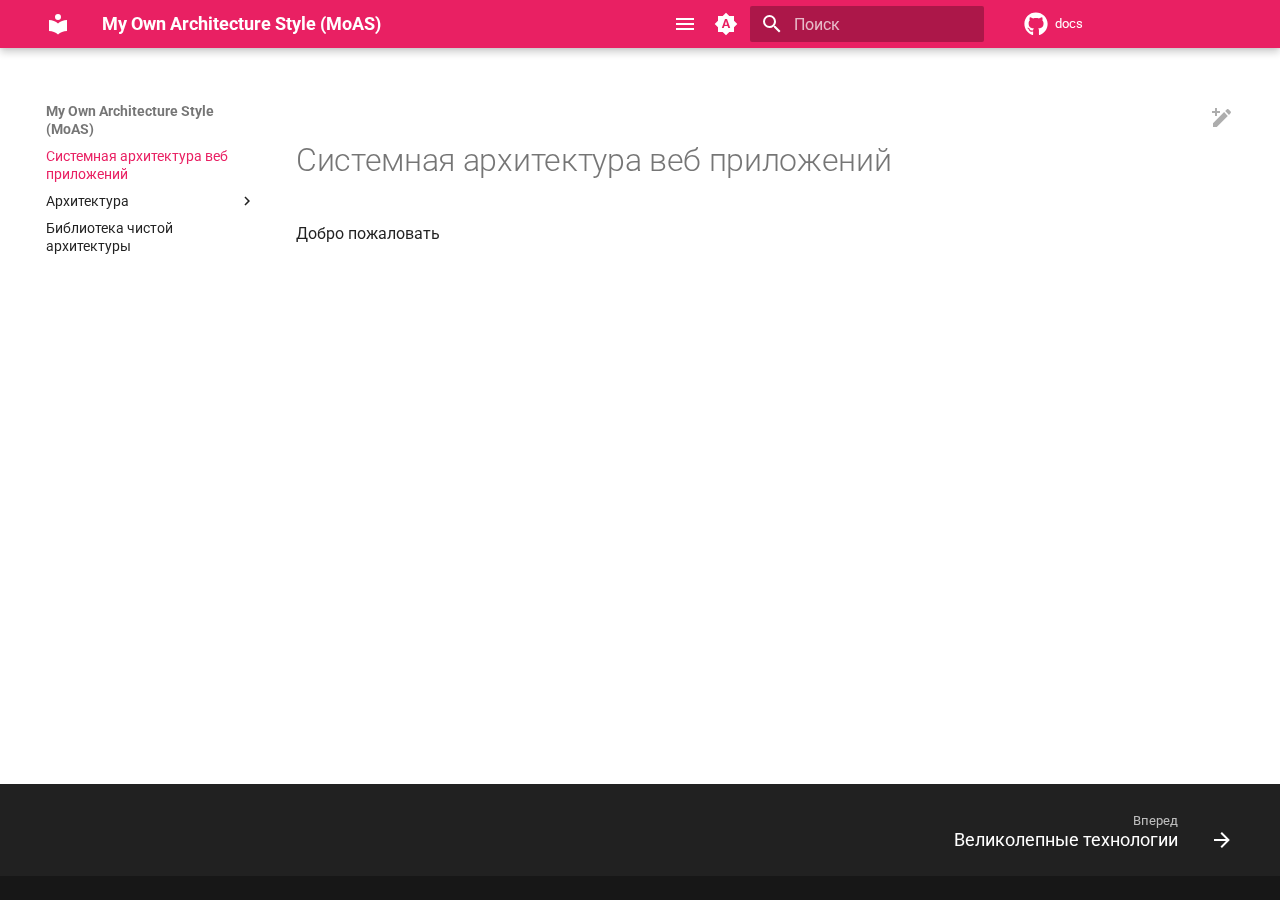
<file: index.html>
<!doctype html>
<html lang="ru" class="no-js">
  <head>
    
      <meta charset="utf-8">
      <meta name="viewport" content="width=device-width,initial-scale=1">
      
      
      
        <link rel="canonical" href="https://luferov.github.io/architecture/">
      
      
      
        <link rel="next" href="%D0%90%D1%80%D1%85%D0%B8%D1%82%D0%B5%D0%BA%D1%82%D1%83%D1%80%D0%B0/%D0%92%D0%B5%D0%BB%D0%B8%D0%BA%D0%BE%D0%BB%D0%B5%D0%BF%D0%BD%D1%8B%D0%B5%20%D1%82%D0%B5%D1%85%D0%BD%D0%BE%D0%BB%D0%BE%D0%B3%D0%B8%D0%B8/">
      
      
      <link rel="icon" href="assets/images/favicon.png">
      <meta name="generator" content="mkdocs-1.6.1, mkdocs-material-9.6.15">
    
    
      
        <title>My Own Architecture Style (MoAS)</title>
      
    
    
      <link rel="stylesheet" href="assets/stylesheets/main.342714a4.min.css">
      
        
        <link rel="stylesheet" href="assets/stylesheets/palette.06af60db.min.css">
      
      


    
    
      
    
    
      
        
        
        <link rel="preconnect" href="https://fonts.gstatic.com" crossorigin>
        <link rel="stylesheet" href="https://fonts.googleapis.com/css?family=Roboto:300,300i,400,400i,700,700i%7CRoboto+Mono:400,400i,700,700i&display=fallback">
        <style>:root{--md-text-font:"Roboto";--md-code-font:"Roboto Mono"}</style>
      
    
    
      <link rel="stylesheet" href="_theme/style.css">
    
    <script>__md_scope=new URL(".",location),__md_hash=e=>[...e].reduce(((e,_)=>(e<<5)-e+_.charCodeAt(0)),0),__md_get=(e,_=localStorage,t=__md_scope)=>JSON.parse(_.getItem(t.pathname+"."+e)),__md_set=(e,_,t=localStorage,a=__md_scope)=>{try{t.setItem(a.pathname+"."+e,JSON.stringify(_))}catch(e){}}</script>
    
      

    
    
    
  <script>(function() {
    const customDynamicStyle = document.createElement("style");
    // We must put it outside of the head and body, since they are replaced by the instant navigation feature in the Material theme
    document.documentElement.appendChild(customDynamicStyle);

    const TOGGLE_BUTTON_REFERENCE_ELEMENT_NOT_FOUND_WARNING = "[mkdocs-toggle-sidebar-plugin] Reference element for inserting 'toggle_button' not found. This version of the plugin may not be compatible with this version of the theme. Try updating both to the latest version. If that fails, you can open an GitHub issue.";

    const loadBool = (name, default_value) => {
        const value = localStorage.getItem(`TOGGLE_SIDEBAR_${name}`);
        if (value == null) {
            return default_value;
        } else {
            return value == "1";
        }
    }

    const loadNavigationState = () => loadBool("NAVIGATION", true);
    const loadTocState = () => loadBool("TOC", true);

    const saveBool = (name, value) => {
        localStorage.setItem(`TOGGLE_SIDEBAR_${name}`, value ? "1" : "0");
    }

    const toggleVisibility = (toggleNavigation, toggleTOC) => {
        let newNavigation = loadNavigationState();
        let newTOC = loadTocState();
        
        if (toggleNavigation) {
            newNavigation = !newNavigation;
            saveBool("NAVIGATION", newNavigation);
        }
        if (toggleTOC) {
            newTOC = !newTOC;
            saveBool("TOC", newTOC);
        }
        
        _setVisibility(newNavigation, newTOC);
    }

    const _setVisibility = (newNavigation, newTOC) => {
        console.debug(`Setting new visibility: navigation=${newNavigation}, TOC=${newTOC}`);
        // combine this into one operation, so that it is more efficient (for toggling both) and easier to code with dynamic CSS generation
        customDynamicStyle.innerHTML = setCombinedVisibility(newNavigation, newTOC);
    }

    // START OF INCLUDE
    // This gets replaced with the definitions of: 
    // - setCombinedVisibility(showNavigation: bool, showTOC: bool) -> string (dynamic CSS)
    // - registerKeyboardEventHandler() -> void
    const setCombinedVisibility = (showNavigation, showTOC) => {
    // Hide the button when on mobile (and menu us shown as hamburger menu anyways).
    // The exact max-width is taken from the styling of the 'body > header > nav > a' element
    
    let style = `
.mkdocs-toggle-sidebar-button {
    cursor: pointer;
    margin-right: 5px;
    margin-left: 1rem;
}

@media screen and (max-width: 76.1875em) {
    .mkdocs-toggle-sidebar-button {
        display: none;
    }
}
`;
// The TOC has a different break point than the navigation.
// It can be seen on the nav.md-nav--secondary:nth-child(1) element (60em)
// If the screen is smaller, it is shown in the navigation section if you click the nested hamburger menu
if (!showTOC) {
    style += `
@media screen and (min-width: 60em) {
    div.md-sidebar.md-sidebar--secondary {
        display: none;
    }
}
`;
        }
        
    // We always have to show the navigation in mobile view, otherwise the hamburger menu is broken
    if (!showNavigation) {
        style += `
@media screen and (min-width: 76.1875em) {
    div.md-sidebar.md-sidebar--primary {
        display: none;
    }
}
`;
    }

    return style;
}

const addToggleButton = (toggleNavigation, toggleTOC) => {
    const toggleBtn = createDefaultToggleButton(toggleNavigation, toggleTOC);
    toggleBtn.classList.add("md-icon");
  
    const titleElement = document.querySelector(".md-header__title");
    if (titleElement) {
        titleElement.parentNode.insertBefore(toggleBtn, titleElement.nextSibling);  
    } else {
        console.warn(TOGGLE_BUTTON_REFERENCE_ELEMENT_NOT_FOUND_WARNING);
    }
}

const registerKeyboardEventHandler = () => {
    // Custom key handlers: SEE https://squidfunk.github.io/mkdocs-material/setup/setting-up-navigation/?h=key+bind#docsjavascriptsshortcutsjs
    keyboard$.subscribe(key => {
        if (key.mode === "global") {
            if (coreEventListenerLogic(key.type)) {
                // event handled, stop propagation
                key.claim();
            }
        }
    });
}

    // END OF INCLUDE

    // argument: string, returns true if the key was handled and the event should be marked as already handled
    const coreEventListenerLogic = (keyChar) => {
        if (keyChar === "t") {
            toggleVisibility(false, true);
            return true;
        } else if (keyChar === "m") {
            toggleVisibility(true, false);
            return true;
        } else if (keyChar === "b") {
            toggleVisibility(true, true);
            return true;
        } else {
            return false;
        }
    }

    const onPageLoadedAction = () => {
        console.log("The mkdocs-toggle-sidebar-plugin is installed. It adds the following key bindings:\n T -> toggle table of contents sidebar\n M -> toggle navigation menu sidebar\n B -> toggle both sidebars (TOC and navigation)");

        const toggle_button = "all";
        if (toggle_button == "none") {
            // do nothing
        } else if (toggle_button == "navigation") {
            addToggleButton(true, false);
        } else if (toggle_button == "toc") {
            addToggleButton(false, true);
        } else if (toggle_button == "all") {
            addToggleButton(true, true);
        } else {
            console.error(`[mkdocs-toggle-sidebar-plugin] Unknown value for toggle_button: '${toggleButtonType}'`);
        }

        registerKeyboardEventHandler();
    }

    const createDefaultToggleButton = (toggleNavigation, toggleTOC) => {
        const toggleBtn = document.createElement("div");
        toggleBtn.className = "mkdocs-toggle-sidebar-button";
        toggleBtn.innerHTML = `<svg xmlns="http://www.w3.org/2000/svg" viewBox="0 0 24 24"><path d="M3 6h18v2H3V6m0 5h18v2H3v-2m0 5h18v2H3v-2Z"></path></svg>`;
        if (toggleNavigation && toggleTOC) {
            toggleBtn.title = "Toggle Navigation and Table of Contents";
        } else if (toggleNavigation) {
            toggleBtn.title = "Toggle Navigation";
        } else if (toggleTOC) {
            toggleBtn.title = "Toggle Table of Contents";
        }
        toggleBtn.addEventListener("click", () => toggleVisibility(toggleNavigation, toggleTOC));
        return toggleBtn;
    };

    // Export functions that the user can call to modify the state
    window.MkdocsToggleSidebarPlugin = {
        setNavigationVisibility: (show) => {
            saveBool("NAVIGATION", show);
            _setVisibility(show, loadTocState());
        },
        setTocVisibility: (show) => {
            saveBool("TOC", show);
            _setVisibility(loadNavigationState(), show);
        },
        setAllVisibility: (showNavigation, showTOC) => {
            saveBool("NAVIGATION", showNavigation);
            saveBool("TOC", showTOC);
            _setVisibility(showNavigation, showTOC);
        },
        toggleNavigationVisibility: () => toggleVisibility(true, false),
        toggleTocVisibility: () => toggleVisibility(false, true),
        toggleAllVisibility: () => toggleVisibility(true, true)
    };

    // Run this immediately instead of waiting for page.onload to prevent page flicker
    customDynamicStyle.innerHTML = setCombinedVisibility(loadNavigationState(), loadTocState());
    // console.log("Debug: hide sidebar completed");

    // SEE https://developer.mozilla.org/en-US/docs/Web/API/Document/DOMContentLoaded_event#checking_whether_loading_is_already_complete
    if (document.readyState === "loading") {
        // console.debug("Registering DOMContentLoaded event listener");
        document.addEventListener("DOMContentLoaded", onPageLoadedAction);
    } else {
        // console.debug("DOMContentLoaded has already fired");
        onPageLoadedAction();
    }
}());
</script></head>
  
  
    
    
      
    
    
    
    
    <body dir="ltr" data-md-color-scheme="default" data-md-color-primary="indigo" data-md-color-accent="indigo">
  
    
    <input class="md-toggle" data-md-toggle="drawer" type="checkbox" id="__drawer" autocomplete="off">
    <input class="md-toggle" data-md-toggle="search" type="checkbox" id="__search" autocomplete="off">
    <label class="md-overlay" for="__drawer"></label>
    <div data-md-component="skip">
      
        
        <a href="#_1" class="md-skip">
          Перейти к содержанию
        </a>
      
    </div>
    <div data-md-component="announce">
      
    </div>
    
    
      

  

<header class="md-header md-header--shadow" data-md-component="header">
  <nav class="md-header__inner md-grid" aria-label="Верхний колонтитул">
    <a href="." title="My Own Architecture Style (MoAS)" class="md-header__button md-logo" aria-label="My Own Architecture Style (MoAS)" data-md-component="logo">
      
  
  <svg xmlns="http://www.w3.org/2000/svg" viewBox="0 0 24 24"><path d="M12 8a3 3 0 0 0 3-3 3 3 0 0 0-3-3 3 3 0 0 0-3 3 3 3 0 0 0 3 3m0 3.54C9.64 9.35 6.5 8 3 8v11c3.5 0 6.64 1.35 9 3.54 2.36-2.19 5.5-3.54 9-3.54V8c-3.5 0-6.64 1.35-9 3.54"/></svg>

    </a>
    <label class="md-header__button md-icon" for="__drawer">
      
      <svg xmlns="http://www.w3.org/2000/svg" viewBox="0 0 24 24"><path d="M3 6h18v2H3zm0 5h18v2H3zm0 5h18v2H3z"/></svg>
    </label>
    <div class="md-header__title" data-md-component="header-title">
      <div class="md-header__ellipsis">
        <div class="md-header__topic">
          <span class="md-ellipsis">
            My Own Architecture Style (MoAS)
          </span>
        </div>
        <div class="md-header__topic" data-md-component="header-topic">
          <span class="md-ellipsis">
            
              Системная архитектура веб приложений
            
          </span>
        </div>
      </div>
    </div>
    
      
        <form class="md-header__option" data-md-component="palette">
  
    
    
    
    <input class="md-option" data-md-color-media="(prefers-color-scheme)" data-md-color-scheme="default" data-md-color-primary="indigo" data-md-color-accent="indigo"  aria-label="Switch to light theme"  type="radio" name="__palette" id="__palette_0">
    
      <label class="md-header__button md-icon" title="Switch to light theme" for="__palette_1" hidden>
        <svg xmlns="http://www.w3.org/2000/svg" viewBox="0 0 24 24"><path d="m14.3 16-.7-2h-3.2l-.7 2H7.8L11 7h2l3.2 9zM20 8.69V4h-4.69L12 .69 8.69 4H4v4.69L.69 12 4 15.31V20h4.69L12 23.31 15.31 20H20v-4.69L23.31 12zm-9.15 3.96h2.3L12 9z"/></svg>
      </label>
    
  
    
    
    
    <input class="md-option" data-md-color-media="(prefers-color-scheme: light)" data-md-color-scheme="default" data-md-color-primary="pink" data-md-color-accent="white"  aria-label="Switch to dark theme"  type="radio" name="__palette" id="__palette_1">
    
      <label class="md-header__button md-icon" title="Switch to dark theme" for="__palette_2" hidden>
        <svg xmlns="http://www.w3.org/2000/svg" viewBox="0 0 24 24"><path d="M17 7H7a5 5 0 0 0-5 5 5 5 0 0 0 5 5h10a5 5 0 0 0 5-5 5 5 0 0 0-5-5m0 8a3 3 0 0 1-3-3 3 3 0 0 1 3-3 3 3 0 0 1 3 3 3 3 0 0 1-3 3"/></svg>
      </label>
    
  
    
    
    
    <input class="md-option" data-md-color-media="(prefers-color-scheme: dark)" data-md-color-scheme="slate" data-md-color-primary="pink" data-md-color-accent="black"  aria-label="Switch to auto (OS settings)"  type="radio" name="__palette" id="__palette_2">
    
      <label class="md-header__button md-icon" title="Switch to auto (OS settings)" for="__palette_0" hidden>
        <svg xmlns="http://www.w3.org/2000/svg" viewBox="0 0 24 24"><path d="M17 6H7c-3.31 0-6 2.69-6 6s2.69 6 6 6h10c3.31 0 6-2.69 6-6s-2.69-6-6-6m0 10H7c-2.21 0-4-1.79-4-4s1.79-4 4-4h10c2.21 0 4 1.79 4 4s-1.79 4-4 4M7 9c-1.66 0-3 1.34-3 3s1.34 3 3 3 3-1.34 3-3-1.34-3-3-3"/></svg>
      </label>
    
  
</form>
      
    
    
      <script>var palette=__md_get("__palette");if(palette&&palette.color){if("(prefers-color-scheme)"===palette.color.media){var media=matchMedia("(prefers-color-scheme: light)"),input=document.querySelector(media.matches?"[data-md-color-media='(prefers-color-scheme: light)']":"[data-md-color-media='(prefers-color-scheme: dark)']");palette.color.media=input.getAttribute("data-md-color-media"),palette.color.scheme=input.getAttribute("data-md-color-scheme"),palette.color.primary=input.getAttribute("data-md-color-primary"),palette.color.accent=input.getAttribute("data-md-color-accent")}for(var[key,value]of Object.entries(palette.color))document.body.setAttribute("data-md-color-"+key,value)}</script>
    
    
    
      
      
        <label class="md-header__button md-icon" for="__search">
          
          <svg xmlns="http://www.w3.org/2000/svg" viewBox="0 0 24 24"><path d="M9.5 3A6.5 6.5 0 0 1 16 9.5c0 1.61-.59 3.09-1.56 4.23l.27.27h.79l5 5-1.5 1.5-5-5v-.79l-.27-.27A6.52 6.52 0 0 1 9.5 16 6.5 6.5 0 0 1 3 9.5 6.5 6.5 0 0 1 9.5 3m0 2C7 5 5 7 5 9.5S7 14 9.5 14 14 12 14 9.5 12 5 9.5 5"/></svg>
        </label>
        <div class="md-search" data-md-component="search" role="dialog">
  <label class="md-search__overlay" for="__search"></label>
  <div class="md-search__inner" role="search">
    <form class="md-search__form" name="search">
      <input type="text" class="md-search__input" name="query" aria-label="Поиск" placeholder="Поиск" autocapitalize="off" autocorrect="off" autocomplete="off" spellcheck="false" data-md-component="search-query" required>
      <label class="md-search__icon md-icon" for="__search">
        
        <svg xmlns="http://www.w3.org/2000/svg" viewBox="0 0 24 24"><path d="M9.5 3A6.5 6.5 0 0 1 16 9.5c0 1.61-.59 3.09-1.56 4.23l.27.27h.79l5 5-1.5 1.5-5-5v-.79l-.27-.27A6.52 6.52 0 0 1 9.5 16 6.5 6.5 0 0 1 3 9.5 6.5 6.5 0 0 1 9.5 3m0 2C7 5 5 7 5 9.5S7 14 9.5 14 14 12 14 9.5 12 5 9.5 5"/></svg>
        
        <svg xmlns="http://www.w3.org/2000/svg" viewBox="0 0 24 24"><path d="M20 11v2H8l5.5 5.5-1.42 1.42L4.16 12l7.92-7.92L13.5 5.5 8 11z"/></svg>
      </label>
      <nav class="md-search__options" aria-label="Поиск">
        
        <button type="reset" class="md-search__icon md-icon" title="Очистить" aria-label="Очистить" tabindex="-1">
          
          <svg xmlns="http://www.w3.org/2000/svg" viewBox="0 0 24 24"><path d="M19 6.41 17.59 5 12 10.59 6.41 5 5 6.41 10.59 12 5 17.59 6.41 19 12 13.41 17.59 19 19 17.59 13.41 12z"/></svg>
        </button>
      </nav>
      
    </form>
    <div class="md-search__output">
      <div class="md-search__scrollwrap" tabindex="0" data-md-scrollfix>
        <div class="md-search-result" data-md-component="search-result">
          <div class="md-search-result__meta">
            Инициализация поиска
          </div>
          <ol class="md-search-result__list" role="presentation"></ol>
        </div>
      </div>
    </div>
  </div>
</div>
      
    
    
      <div class="md-header__source">
        <a href="https://github.com/Luferov/architecture" title="Перейти к репозиторию" class="md-source" data-md-component="source">
  <div class="md-source__icon md-icon">
    
    <svg xmlns="http://www.w3.org/2000/svg" viewBox="0 0 496 512"><!--! Font Awesome Free 6.7.2 by @fontawesome - https://fontawesome.com License - https://fontawesome.com/license/free (Icons: CC BY 4.0, Fonts: SIL OFL 1.1, Code: MIT License) Copyright 2024 Fonticons, Inc.--><path d="M165.9 397.4c0 2-2.3 3.6-5.2 3.6-3.3.3-5.6-1.3-5.6-3.6 0-2 2.3-3.6 5.2-3.6 3-.3 5.6 1.3 5.6 3.6m-31.1-4.5c-.7 2 1.3 4.3 4.3 4.9 2.6 1 5.6 0 6.2-2s-1.3-4.3-4.3-5.2c-2.6-.7-5.5.3-6.2 2.3m44.2-1.7c-2.9.7-4.9 2.6-4.6 4.9.3 2 2.9 3.3 5.9 2.6 2.9-.7 4.9-2.6 4.6-4.6-.3-1.9-3-3.2-5.9-2.9M244.8 8C106.1 8 0 113.3 0 252c0 110.9 69.8 205.8 169.5 239.2 12.8 2.3 17.3-5.6 17.3-12.1 0-6.2-.3-40.4-.3-61.4 0 0-70 15-84.7-29.8 0 0-11.4-29.1-27.8-36.6 0 0-22.9-15.7 1.6-15.4 0 0 24.9 2 38.6 25.8 21.9 38.6 58.6 27.5 72.9 20.9 2.3-16 8.8-27.1 16-33.7-55.9-6.2-112.3-14.3-112.3-110.5 0-27.5 7.6-41.3 23.6-58.9-2.6-6.5-11.1-33.3 2.6-67.9 20.9-6.5 69 27 69 27 20-5.6 41.5-8.5 62.8-8.5s42.8 2.9 62.8 8.5c0 0 48.1-33.6 69-27 13.7 34.7 5.2 61.4 2.6 67.9 16 17.7 25.8 31.5 25.8 58.9 0 96.5-58.9 104.2-114.8 110.5 9.2 7.9 17 22.9 17 46.4 0 33.7-.3 75.4-.3 83.6 0 6.5 4.6 14.4 17.3 12.1C428.2 457.8 496 362.9 496 252 496 113.3 383.5 8 244.8 8M97.2 352.9c-1.3 1-1 3.3.7 5.2 1.6 1.6 3.9 2.3 5.2 1 1.3-1 1-3.3-.7-5.2-1.6-1.6-3.9-2.3-5.2-1m-10.8-8.1c-.7 1.3.3 2.9 2.3 3.9 1.6 1 3.6.7 4.3-.7.7-1.3-.3-2.9-2.3-3.9-2-.6-3.6-.3-4.3.7m32.4 35.6c-1.6 1.3-1 4.3 1.3 6.2 2.3 2.3 5.2 2.6 6.5 1 1.3-1.3.7-4.3-1.3-6.2-2.2-2.3-5.2-2.6-6.5-1m-11.4-14.7c-1.6 1-1.6 3.6 0 5.9s4.3 3.3 5.6 2.3c1.6-1.3 1.6-3.9 0-6.2-1.4-2.3-4-3.3-5.6-2"/></svg>
  </div>
  <div class="md-source__repository">
    docs
  </div>
</a>
      </div>
    
  </nav>
  
</header>
    
    <div class="md-container" data-md-component="container">
      
      
        
          
        
      
      <main class="md-main" data-md-component="main">
        <div class="md-main__inner md-grid">
          
            
              
              <div class="md-sidebar md-sidebar--primary" data-md-component="sidebar" data-md-type="navigation" >
                <div class="md-sidebar__scrollwrap">
                  <div class="md-sidebar__inner">
                    



  

<nav class="md-nav md-nav--primary md-nav--integrated" aria-label="Навигация" data-md-level="0">
  <label class="md-nav__title" for="__drawer">
    <a href="." title="My Own Architecture Style (MoAS)" class="md-nav__button md-logo" aria-label="My Own Architecture Style (MoAS)" data-md-component="logo">
      
  
  <svg xmlns="http://www.w3.org/2000/svg" viewBox="0 0 24 24"><path d="M12 8a3 3 0 0 0 3-3 3 3 0 0 0-3-3 3 3 0 0 0-3 3 3 3 0 0 0 3 3m0 3.54C9.64 9.35 6.5 8 3 8v11c3.5 0 6.64 1.35 9 3.54 2.36-2.19 5.5-3.54 9-3.54V8c-3.5 0-6.64 1.35-9 3.54"/></svg>

    </a>
    My Own Architecture Style (MoAS)
  </label>
  
    <div class="md-nav__source">
      <a href="https://github.com/Luferov/architecture" title="Перейти к репозиторию" class="md-source" data-md-component="source">
  <div class="md-source__icon md-icon">
    
    <svg xmlns="http://www.w3.org/2000/svg" viewBox="0 0 496 512"><!--! Font Awesome Free 6.7.2 by @fontawesome - https://fontawesome.com License - https://fontawesome.com/license/free (Icons: CC BY 4.0, Fonts: SIL OFL 1.1, Code: MIT License) Copyright 2024 Fonticons, Inc.--><path d="M165.9 397.4c0 2-2.3 3.6-5.2 3.6-3.3.3-5.6-1.3-5.6-3.6 0-2 2.3-3.6 5.2-3.6 3-.3 5.6 1.3 5.6 3.6m-31.1-4.5c-.7 2 1.3 4.3 4.3 4.9 2.6 1 5.6 0 6.2-2s-1.3-4.3-4.3-5.2c-2.6-.7-5.5.3-6.2 2.3m44.2-1.7c-2.9.7-4.9 2.6-4.6 4.9.3 2 2.9 3.3 5.9 2.6 2.9-.7 4.9-2.6 4.6-4.6-.3-1.9-3-3.2-5.9-2.9M244.8 8C106.1 8 0 113.3 0 252c0 110.9 69.8 205.8 169.5 239.2 12.8 2.3 17.3-5.6 17.3-12.1 0-6.2-.3-40.4-.3-61.4 0 0-70 15-84.7-29.8 0 0-11.4-29.1-27.8-36.6 0 0-22.9-15.7 1.6-15.4 0 0 24.9 2 38.6 25.8 21.9 38.6 58.6 27.5 72.9 20.9 2.3-16 8.8-27.1 16-33.7-55.9-6.2-112.3-14.3-112.3-110.5 0-27.5 7.6-41.3 23.6-58.9-2.6-6.5-11.1-33.3 2.6-67.9 20.9-6.5 69 27 69 27 20-5.6 41.5-8.5 62.8-8.5s42.8 2.9 62.8 8.5c0 0 48.1-33.6 69-27 13.7 34.7 5.2 61.4 2.6 67.9 16 17.7 25.8 31.5 25.8 58.9 0 96.5-58.9 104.2-114.8 110.5 9.2 7.9 17 22.9 17 46.4 0 33.7-.3 75.4-.3 83.6 0 6.5 4.6 14.4 17.3 12.1C428.2 457.8 496 362.9 496 252 496 113.3 383.5 8 244.8 8M97.2 352.9c-1.3 1-1 3.3.7 5.2 1.6 1.6 3.9 2.3 5.2 1 1.3-1 1-3.3-.7-5.2-1.6-1.6-3.9-2.3-5.2-1m-10.8-8.1c-.7 1.3.3 2.9 2.3 3.9 1.6 1 3.6.7 4.3-.7.7-1.3-.3-2.9-2.3-3.9-2-.6-3.6-.3-4.3.7m32.4 35.6c-1.6 1.3-1 4.3 1.3 6.2 2.3 2.3 5.2 2.6 6.5 1 1.3-1.3.7-4.3-1.3-6.2-2.2-2.3-5.2-2.6-6.5-1m-11.4-14.7c-1.6 1-1.6 3.6 0 5.9s4.3 3.3 5.6 2.3c1.6-1.3 1.6-3.9 0-6.2-1.4-2.3-4-3.3-5.6-2"/></svg>
  </div>
  <div class="md-source__repository">
    docs
  </div>
</a>
    </div>
  
  <ul class="md-nav__list" data-md-scrollfix>
    
      
      
  
  
    
  
  
  
    <li class="md-nav__item md-nav__item--active">
      
      <input class="md-nav__toggle md-toggle" type="checkbox" id="__toc">
      
      
        
      
      
      <a href="." class="md-nav__link md-nav__link--active">
        
  
  
  <span class="md-ellipsis">
    Системная архитектура веб приложений
    
  </span>
  

      </a>
      
    </li>
  

    
      
      
  
  
  
  
    
    
    
    
    
    <li class="md-nav__item md-nav__item--nested">
      
        
        
        <input class="md-nav__toggle md-toggle " type="checkbox" id="__nav_2" >
        
          
          <label class="md-nav__link" for="__nav_2" id="__nav_2_label" tabindex="0">
            
  
  
  <span class="md-ellipsis">
    Архитектура
    
  </span>
  

            <span class="md-nav__icon md-icon"></span>
          </label>
        
        <nav class="md-nav" data-md-level="1" aria-labelledby="__nav_2_label" aria-expanded="false">
          <label class="md-nav__title" for="__nav_2">
            <span class="md-nav__icon md-icon"></span>
            Архитектура
          </label>
          <ul class="md-nav__list" data-md-scrollfix>
            
              
                
  
  
  
  
    <li class="md-nav__item">
      <a href="%D0%90%D1%80%D1%85%D0%B8%D1%82%D0%B5%D0%BA%D1%82%D1%83%D1%80%D0%B0/%D0%92%D0%B5%D0%BB%D0%B8%D0%BA%D0%BE%D0%BB%D0%B5%D0%BF%D0%BD%D1%8B%D0%B5%20%D1%82%D0%B5%D1%85%D0%BD%D0%BE%D0%BB%D0%BE%D0%B3%D0%B8%D0%B8/" class="md-nav__link">
        
  
  
  <span class="md-ellipsis">
    Великолепные технологии
    
  </span>
  

      </a>
    </li>
  

              
            
              
                
  
  
  
  
    <li class="md-nav__item">
      <a href="%D0%90%D1%80%D1%85%D0%B8%D1%82%D0%B5%D0%BA%D1%82%D1%83%D1%80%D0%B0/%D0%A1%D0%BE%D0%B3%D0%BB%D0%B0%D1%88%D0%B5%D0%BD%D0%B8%D1%8F%20%D0%BE%D0%B1%20%D0%B8%D0%BC%D0%B5%D0%BD%D0%B0%D1%85%20REST%20API/" class="md-nav__link">
        
  
  
  <span class="md-ellipsis">
    Соглашения об именах REST API
    
  </span>
  

      </a>
    </li>
  

              
            
              
                
  
  
  
  
    
    
    
    
    
    <li class="md-nav__item md-nav__item--nested">
      
        
        
        <input class="md-nav__toggle md-toggle " type="checkbox" id="__nav_2_3" >
        
          
          <label class="md-nav__link" for="__nav_2_3" id="__nav_2_3_label" tabindex="0">
            
  
  
  <span class="md-ellipsis">
    Системная архитектура
    
  </span>
  

            <span class="md-nav__icon md-icon"></span>
          </label>
        
        <nav class="md-nav" data-md-level="2" aria-labelledby="__nav_2_3_label" aria-expanded="false">
          <label class="md-nav__title" for="__nav_2_3">
            <span class="md-nav__icon md-icon"></span>
            Системная архитектура
          </label>
          <ul class="md-nav__list" data-md-scrollfix>
            
              
                
  
  
  
  
    <li class="md-nav__item">
      <a href="%D0%90%D1%80%D1%85%D0%B8%D1%82%D0%B5%D0%BA%D1%82%D1%83%D1%80%D0%B0/%D0%A1%D0%B8%D1%81%D1%82%D0%B5%D0%BC%D0%BD%D0%B0%D1%8F%20%D0%B0%D1%80%D1%85%D0%B8%D1%82%D0%B5%D0%BA%D1%82%D1%83%D1%80%D0%B0/%D0%90%D1%80%D1%85%D0%B8%D1%82%D0%B5%D0%BA%D1%82%D1%83%D1%80%D0%B0%20%D0%BF%D1%80%D0%B8%D0%BB%D0%BE%D0%B6%D0%B5%D0%BD%D0%B8%D0%B9%20%D0%BD%D0%B0%20GoLang/" class="md-nav__link">
        
  
  
  <span class="md-ellipsis">
    Архитектура приложений на GoLang
    
  </span>
  

      </a>
    </li>
  

              
            
              
                
  
  
  
  
    <li class="md-nav__item">
      <a href="%D0%90%D1%80%D1%85%D0%B8%D1%82%D0%B5%D0%BA%D1%82%D1%83%D1%80%D0%B0/%D0%A1%D0%B8%D1%81%D1%82%D0%B5%D0%BC%D0%BD%D0%B0%D1%8F%20%D0%B0%D1%80%D1%85%D0%B8%D1%82%D0%B5%D0%BA%D1%82%D1%83%D1%80%D0%B0/%D0%90%D1%80%D1%85%D0%B8%D1%82%D0%B5%D0%BA%D1%82%D1%83%D1%80%D0%B0%20%D0%BF%D1%80%D0%B8%D0%BB%D0%BE%D0%B6%D0%B5%D0%BD%D0%B8%D0%B9%20%D0%BD%D0%B0%20Python%20%28FastAPI%29/" class="md-nav__link">
        
  
  
  <span class="md-ellipsis">
    Архитектура приложений на Python (FastAPI)
    
  </span>
  

      </a>
    </li>
  

              
            
              
                
  
  
  
  
    <li class="md-nav__item">
      <a href="%D0%90%D1%80%D1%85%D0%B8%D1%82%D0%B5%D0%BA%D1%82%D1%83%D1%80%D0%B0/%D0%A1%D0%B8%D1%81%D1%82%D0%B5%D0%BC%D0%BD%D0%B0%D1%8F%20%D0%B0%D1%80%D1%85%D0%B8%D1%82%D0%B5%D0%BA%D1%82%D1%83%D1%80%D0%B0/%D0%90%D1%80%D1%85%D0%B8%D1%82%D0%B5%D0%BA%D1%82%D1%83%D1%80%D0%B0%20%D1%84%D1%80%D0%BE%D0%BD%D1%82%D0%B5%D0%BD%D0%B4%20%D0%BF%D1%80%D0%B8%D0%BB%D0%BE%D0%B6%D0%B5%D0%BD%D0%B8%D0%B9%20%D0%BD%D0%B0%20%D0%BF%D0%BB%D0%B0%D1%82%D1%84%D0%BE%D1%80%D0%BC%D0%B5%20NextJS/" class="md-nav__link">
        
  
  
  <span class="md-ellipsis">
    Архитектура фронтенд приложений на платформе NextJS
    
  </span>
  

      </a>
    </li>
  

              
            
          </ul>
        </nav>
      
    </li>
  

              
            
          </ul>
        </nav>
      
    </li>
  

    
      
      
  
  
  
  
    <li class="md-nav__item">
      <a href="https://github.com/Luferov/fast-clean" class="md-nav__link">
        
  
  
  <span class="md-ellipsis">
    Библиотека чистой архитектуры
    
  </span>
  

      </a>
    </li>
  

    
  </ul>
</nav>
                  </div>
                </div>
              </div>
            
            
          
          
            <div class="md-content" data-md-component="content">
              <article class="md-content__inner md-typeset">
                
                  


  
    <a href="https://github.com/Luferov/architecture/edit/master/docs/index.md" title="Редактировать страницу" class="md-content__button md-icon" rel="edit">
      
      <svg xmlns="http://www.w3.org/2000/svg" viewBox="0 0 24 24"><path d="M20.7 7c.4-.4.4-1 0-1.4l-2.3-2.3c-.4-.4-1-.4-1.4 0l-1.8 1.8L19 8.9M3 17.2V21h3.8l11-11.1-3.7-3.8zM7 2v3h3v2H7v3H5V7H2V5h3V2z"/></svg>
    </a>
  
  


<h1 id="_1">Системная архитектура веб приложений<a class="headerlink" href="#_1" title="Permanent link">&para;</a></h1>
<p>Добро пожаловать</p>












                
              </article>
            </div>
          
          
<script>var target=document.getElementById(location.hash.slice(1));target&&target.name&&(target.checked=target.name.startsWith("__tabbed_"))</script>
        </div>
        
      </main>
      
        <footer class="md-footer">
  
    
      
      <nav class="md-footer__inner md-grid" aria-label="Нижний колонтитул" >
        
        
          
          <a href="%D0%90%D1%80%D1%85%D0%B8%D1%82%D0%B5%D0%BA%D1%82%D1%83%D1%80%D0%B0/%D0%92%D0%B5%D0%BB%D0%B8%D0%BA%D0%BE%D0%BB%D0%B5%D0%BF%D0%BD%D1%8B%D0%B5%20%D1%82%D0%B5%D1%85%D0%BD%D0%BE%D0%BB%D0%BE%D0%B3%D0%B8%D0%B8/" class="md-footer__link md-footer__link--next" aria-label="Вперед: Великолепные технологии">
            <div class="md-footer__title">
              <span class="md-footer__direction">
                Вперед
              </span>
              <div class="md-ellipsis">
                Великолепные технологии
              </div>
            </div>
            <div class="md-footer__button md-icon">
              
              <svg xmlns="http://www.w3.org/2000/svg" viewBox="0 0 24 24"><path d="M4 11v2h12l-5.5 5.5 1.42 1.42L19.84 12l-7.92-7.92L10.5 5.5 16 11z"/></svg>
            </div>
          </a>
        
      </nav>
    
  
  <div class="md-footer-meta md-typeset">
    <div class="md-footer-meta__inner md-grid">
      <div class="md-copyright">
  
  
</div>
      
    </div>
  </div>
</footer>
      
    </div>
    <div class="md-dialog" data-md-component="dialog">
      <div class="md-dialog__inner md-typeset"></div>
    </div>
    
    
    
      
      <script id="__config" type="application/json">{"base": ".", "features": ["header.autohide", "navigation.path", "navigation.footer", "toc.integrate", "content.action.edit", "content.code.annotate", "content.code.select", "content.code.copy", "announce.dismiss"], "search": "assets/javascripts/workers/search.d50fe291.min.js", "tags": null, "translations": {"clipboard.copied": "\u0421\u043a\u043e\u043f\u0438\u0440\u043e\u0432\u0430\u043d\u043e \u0432 \u0431\u0443\u0444\u0435\u0440", "clipboard.copy": "\u041a\u043e\u043f\u0438\u0440\u043e\u0432\u0430\u0442\u044c \u0432 \u0431\u0443\u0444\u0435\u0440", "search.result.more.one": "\u0415\u0449\u0451 1 \u043d\u0430 \u044d\u0442\u043e\u0439 \u0441\u0442\u0440\u0430\u043d\u0438\u0446\u0435", "search.result.more.other": "\u0415\u0449\u0451 # \u043d\u0430 \u044d\u0442\u043e\u0439 \u0441\u0442\u0440\u0430\u043d\u0438\u0446\u0435", "search.result.none": "\u0421\u043e\u0432\u043f\u0430\u0434\u0435\u043d\u0438\u0439 \u043d\u0435 \u043d\u0430\u0439\u0434\u0435\u043d\u043e", "search.result.one": "\u041d\u0430\u0439\u0434\u0435\u043d\u043e 1 \u0441\u043e\u0432\u043f\u0430\u0434\u0435\u043d\u0438\u0435", "search.result.other": "\u041d\u0430\u0439\u0434\u0435\u043d\u043e \u0441\u043e\u0432\u043f\u0430\u0434\u0435\u043d\u0438\u0439: #", "search.result.placeholder": "\u041d\u0430\u0447\u043d\u0438\u0442\u0435 \u043f\u0435\u0447\u0430\u0442\u0430\u0442\u044c \u0434\u043b\u044f \u043f\u043e\u0438\u0441\u043a\u0430", "search.result.term.missing": "\u041e\u0442\u0441\u0443\u0442\u0441\u0442\u0432\u0443\u0435\u0442", "select.version": "\u0412\u044b\u0431\u0435\u0440\u0438\u0442\u0435 \u0432\u0435\u0440\u0441\u0438\u044e"}, "version": null}</script>
    
    
      <script src="assets/javascripts/bundle.56ea9cef.min.js"></script>
      
    
  </body>
</html>
</file>
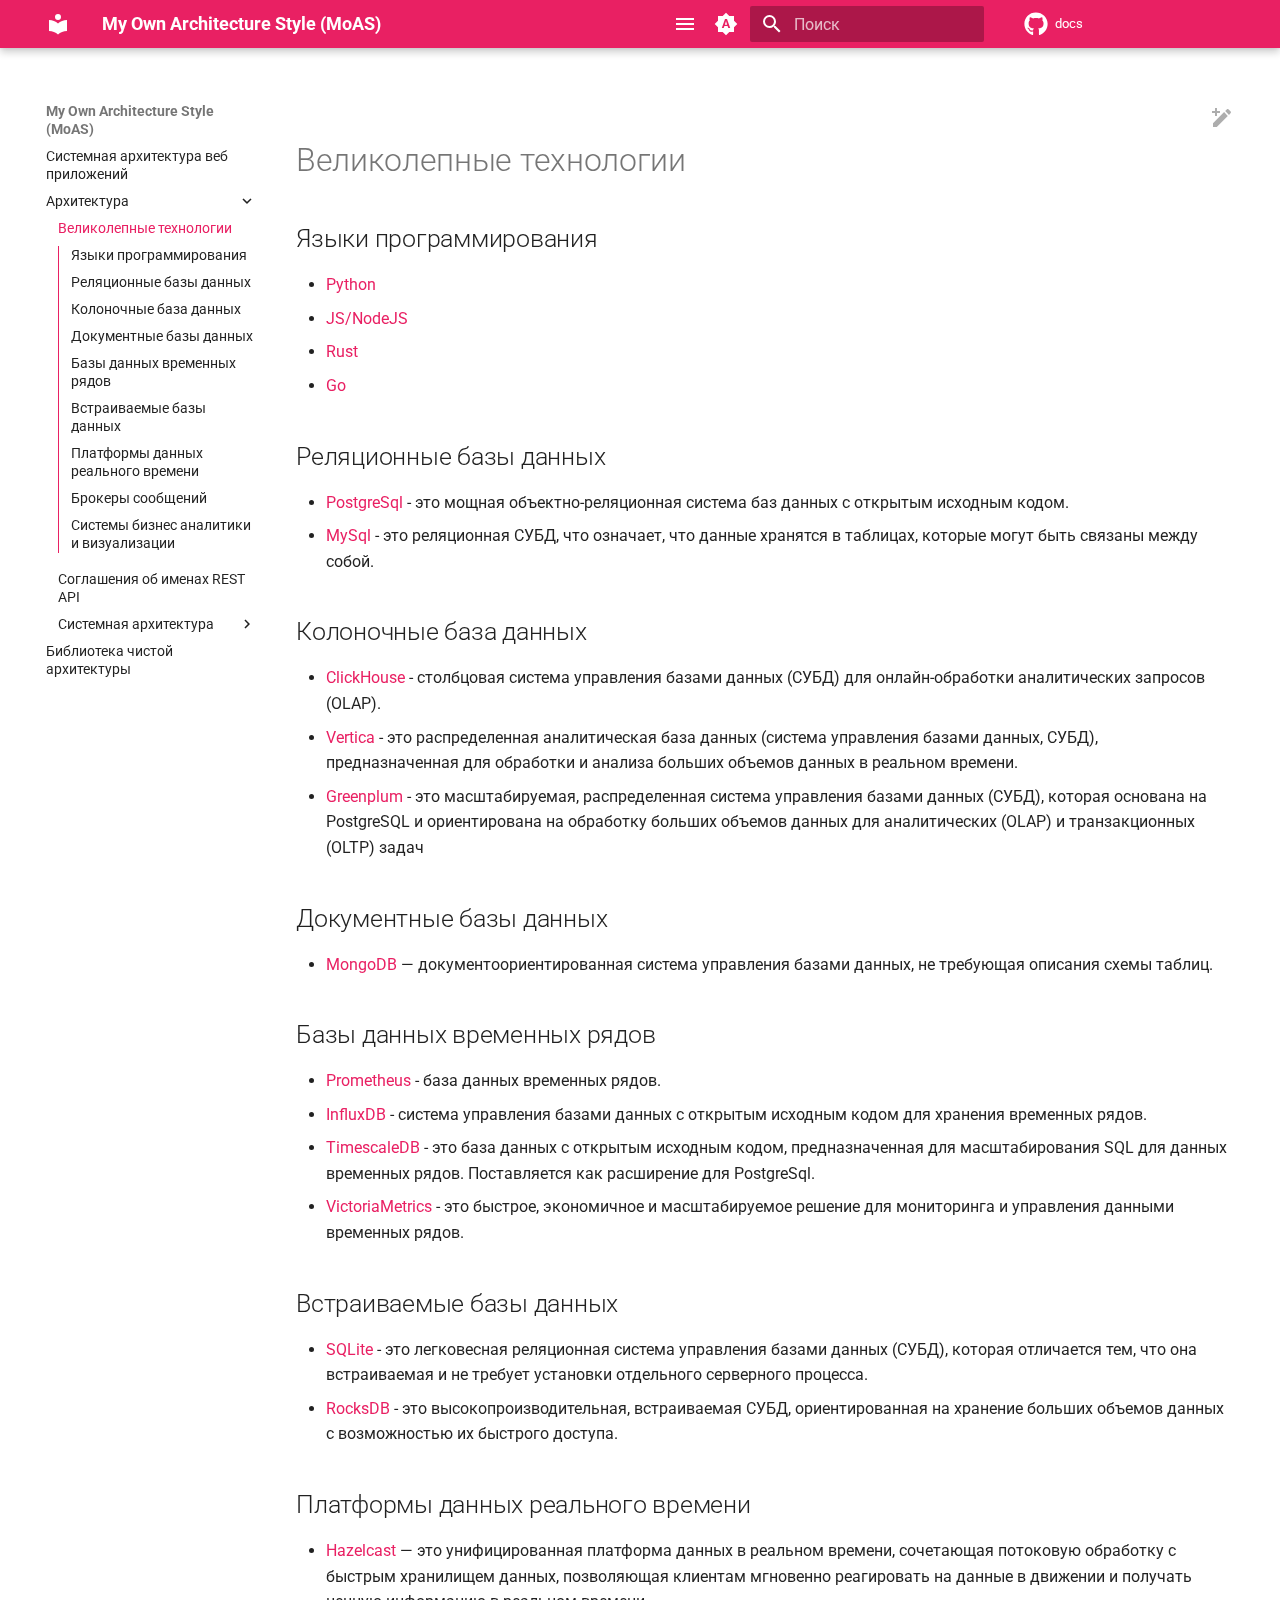
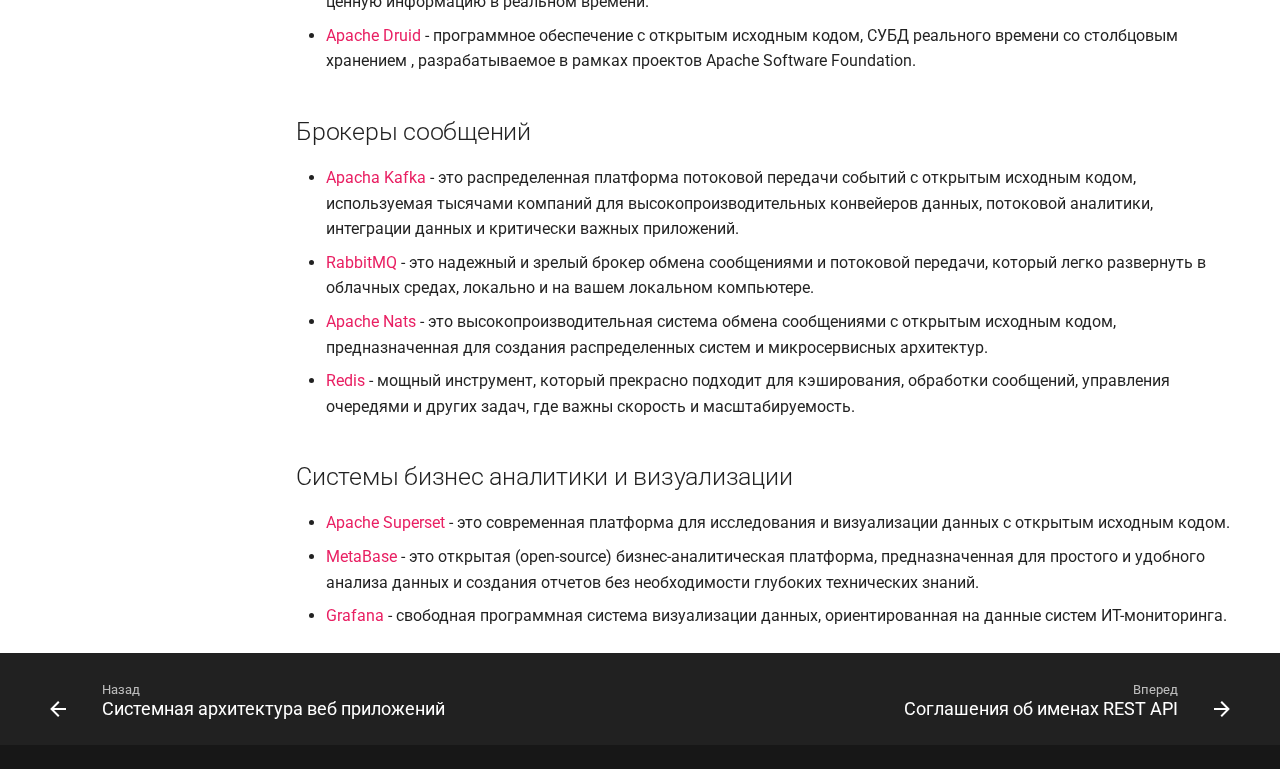
<file: Архитектура/Великолепные технологии/index.html>
<!doctype html>
<html lang="ru" class="no-js">
  <head>
    
      <meta charset="utf-8">
      <meta name="viewport" content="width=device-width,initial-scale=1">
      
      
      
        <link rel="canonical" href="https://luferov.github.io/architecture/%D0%90%D1%80%D1%85%D0%B8%D1%82%D0%B5%D0%BA%D1%82%D1%83%D1%80%D0%B0/%D0%92%D0%B5%D0%BB%D0%B8%D0%BA%D0%BE%D0%BB%D0%B5%D0%BF%D0%BD%D1%8B%D0%B5%20%D1%82%D0%B5%D1%85%D0%BD%D0%BE%D0%BB%D0%BE%D0%B3%D0%B8%D0%B8/">
      
      
        <link rel="prev" href="../..">
      
      
        <link rel="next" href="../%D0%A1%D0%BE%D0%B3%D0%BB%D0%B0%D1%88%D0%B5%D0%BD%D0%B8%D1%8F%20%D0%BE%D0%B1%20%D0%B8%D0%BC%D0%B5%D0%BD%D0%B0%D1%85%20REST%20API/">
      
      
      <link rel="icon" href="../../assets/images/favicon.png">
      <meta name="generator" content="mkdocs-1.6.1, mkdocs-material-9.6.15">
    
    
      
        <title>Великолепные технологии - My Own Architecture Style (MoAS)</title>
      
    
    
      <link rel="stylesheet" href="../../assets/stylesheets/main.342714a4.min.css">
      
        
        <link rel="stylesheet" href="../../assets/stylesheets/palette.06af60db.min.css">
      
      


    
    
      
    
    
      
        
        
        <link rel="preconnect" href="https://fonts.gstatic.com" crossorigin>
        <link rel="stylesheet" href="https://fonts.googleapis.com/css?family=Roboto:300,300i,400,400i,700,700i%7CRoboto+Mono:400,400i,700,700i&display=fallback">
        <style>:root{--md-text-font:"Roboto";--md-code-font:"Roboto Mono"}</style>
      
    
    
      <link rel="stylesheet" href="../../_theme/style.css">
    
    <script>__md_scope=new URL("../..",location),__md_hash=e=>[...e].reduce(((e,_)=>(e<<5)-e+_.charCodeAt(0)),0),__md_get=(e,_=localStorage,t=__md_scope)=>JSON.parse(_.getItem(t.pathname+"."+e)),__md_set=(e,_,t=localStorage,a=__md_scope)=>{try{t.setItem(a.pathname+"."+e,JSON.stringify(_))}catch(e){}}</script>
    
      

    
    
    
  <script>(function() {
    const customDynamicStyle = document.createElement("style");
    // We must put it outside of the head and body, since they are replaced by the instant navigation feature in the Material theme
    document.documentElement.appendChild(customDynamicStyle);

    const TOGGLE_BUTTON_REFERENCE_ELEMENT_NOT_FOUND_WARNING = "[mkdocs-toggle-sidebar-plugin] Reference element for inserting 'toggle_button' not found. This version of the plugin may not be compatible with this version of the theme. Try updating both to the latest version. If that fails, you can open an GitHub issue.";

    const loadBool = (name, default_value) => {
        const value = localStorage.getItem(`TOGGLE_SIDEBAR_${name}`);
        if (value == null) {
            return default_value;
        } else {
            return value == "1";
        }
    }

    const loadNavigationState = () => loadBool("NAVIGATION", true);
    const loadTocState = () => loadBool("TOC", true);

    const saveBool = (name, value) => {
        localStorage.setItem(`TOGGLE_SIDEBAR_${name}`, value ? "1" : "0");
    }

    const toggleVisibility = (toggleNavigation, toggleTOC) => {
        let newNavigation = loadNavigationState();
        let newTOC = loadTocState();
        
        if (toggleNavigation) {
            newNavigation = !newNavigation;
            saveBool("NAVIGATION", newNavigation);
        }
        if (toggleTOC) {
            newTOC = !newTOC;
            saveBool("TOC", newTOC);
        }
        
        _setVisibility(newNavigation, newTOC);
    }

    const _setVisibility = (newNavigation, newTOC) => {
        console.debug(`Setting new visibility: navigation=${newNavigation}, TOC=${newTOC}`);
        // combine this into one operation, so that it is more efficient (for toggling both) and easier to code with dynamic CSS generation
        customDynamicStyle.innerHTML = setCombinedVisibility(newNavigation, newTOC);
    }

    // START OF INCLUDE
    // This gets replaced with the definitions of: 
    // - setCombinedVisibility(showNavigation: bool, showTOC: bool) -> string (dynamic CSS)
    // - registerKeyboardEventHandler() -> void
    const setCombinedVisibility = (showNavigation, showTOC) => {
    // Hide the button when on mobile (and menu us shown as hamburger menu anyways).
    // The exact max-width is taken from the styling of the 'body > header > nav > a' element
    
    let style = `
.mkdocs-toggle-sidebar-button {
    cursor: pointer;
    margin-right: 5px;
    margin-left: 1rem;
}

@media screen and (max-width: 76.1875em) {
    .mkdocs-toggle-sidebar-button {
        display: none;
    }
}
`;
// The TOC has a different break point than the navigation.
// It can be seen on the nav.md-nav--secondary:nth-child(1) element (60em)
// If the screen is smaller, it is shown in the navigation section if you click the nested hamburger menu
if (!showTOC) {
    style += `
@media screen and (min-width: 60em) {
    div.md-sidebar.md-sidebar--secondary {
        display: none;
    }
}
`;
        }
        
    // We always have to show the navigation in mobile view, otherwise the hamburger menu is broken
    if (!showNavigation) {
        style += `
@media screen and (min-width: 76.1875em) {
    div.md-sidebar.md-sidebar--primary {
        display: none;
    }
}
`;
    }

    return style;
}

const addToggleButton = (toggleNavigation, toggleTOC) => {
    const toggleBtn = createDefaultToggleButton(toggleNavigation, toggleTOC);
    toggleBtn.classList.add("md-icon");
  
    const titleElement = document.querySelector(".md-header__title");
    if (titleElement) {
        titleElement.parentNode.insertBefore(toggleBtn, titleElement.nextSibling);  
    } else {
        console.warn(TOGGLE_BUTTON_REFERENCE_ELEMENT_NOT_FOUND_WARNING);
    }
}

const registerKeyboardEventHandler = () => {
    // Custom key handlers: SEE https://squidfunk.github.io/mkdocs-material/setup/setting-up-navigation/?h=key+bind#docsjavascriptsshortcutsjs
    keyboard$.subscribe(key => {
        if (key.mode === "global") {
            if (coreEventListenerLogic(key.type)) {
                // event handled, stop propagation
                key.claim();
            }
        }
    });
}

    // END OF INCLUDE

    // argument: string, returns true if the key was handled and the event should be marked as already handled
    const coreEventListenerLogic = (keyChar) => {
        if (keyChar === "t") {
            toggleVisibility(false, true);
            return true;
        } else if (keyChar === "m") {
            toggleVisibility(true, false);
            return true;
        } else if (keyChar === "b") {
            toggleVisibility(true, true);
            return true;
        } else {
            return false;
        }
    }

    const onPageLoadedAction = () => {
        console.log("The mkdocs-toggle-sidebar-plugin is installed. It adds the following key bindings:\n T -> toggle table of contents sidebar\n M -> toggle navigation menu sidebar\n B -> toggle both sidebars (TOC and navigation)");

        const toggle_button = "all";
        if (toggle_button == "none") {
            // do nothing
        } else if (toggle_button == "navigation") {
            addToggleButton(true, false);
        } else if (toggle_button == "toc") {
            addToggleButton(false, true);
        } else if (toggle_button == "all") {
            addToggleButton(true, true);
        } else {
            console.error(`[mkdocs-toggle-sidebar-plugin] Unknown value for toggle_button: '${toggleButtonType}'`);
        }

        registerKeyboardEventHandler();
    }

    const createDefaultToggleButton = (toggleNavigation, toggleTOC) => {
        const toggleBtn = document.createElement("div");
        toggleBtn.className = "mkdocs-toggle-sidebar-button";
        toggleBtn.innerHTML = `<svg xmlns="http://www.w3.org/2000/svg" viewBox="0 0 24 24"><path d="M3 6h18v2H3V6m0 5h18v2H3v-2m0 5h18v2H3v-2Z"></path></svg>`;
        if (toggleNavigation && toggleTOC) {
            toggleBtn.title = "Toggle Navigation and Table of Contents";
        } else if (toggleNavigation) {
            toggleBtn.title = "Toggle Navigation";
        } else if (toggleTOC) {
            toggleBtn.title = "Toggle Table of Contents";
        }
        toggleBtn.addEventListener("click", () => toggleVisibility(toggleNavigation, toggleTOC));
        return toggleBtn;
    };

    // Export functions that the user can call to modify the state
    window.MkdocsToggleSidebarPlugin = {
        setNavigationVisibility: (show) => {
            saveBool("NAVIGATION", show);
            _setVisibility(show, loadTocState());
        },
        setTocVisibility: (show) => {
            saveBool("TOC", show);
            _setVisibility(loadNavigationState(), show);
        },
        setAllVisibility: (showNavigation, showTOC) => {
            saveBool("NAVIGATION", showNavigation);
            saveBool("TOC", showTOC);
            _setVisibility(showNavigation, showTOC);
        },
        toggleNavigationVisibility: () => toggleVisibility(true, false),
        toggleTocVisibility: () => toggleVisibility(false, true),
        toggleAllVisibility: () => toggleVisibility(true, true)
    };

    // Run this immediately instead of waiting for page.onload to prevent page flicker
    customDynamicStyle.innerHTML = setCombinedVisibility(loadNavigationState(), loadTocState());
    // console.log("Debug: hide sidebar completed");

    // SEE https://developer.mozilla.org/en-US/docs/Web/API/Document/DOMContentLoaded_event#checking_whether_loading_is_already_complete
    if (document.readyState === "loading") {
        // console.debug("Registering DOMContentLoaded event listener");
        document.addEventListener("DOMContentLoaded", onPageLoadedAction);
    } else {
        // console.debug("DOMContentLoaded has already fired");
        onPageLoadedAction();
    }
}());
</script></head>
  
  
    
    
      
    
    
    
    
    <body dir="ltr" data-md-color-scheme="default" data-md-color-primary="indigo" data-md-color-accent="indigo">
  
    
    <input class="md-toggle" data-md-toggle="drawer" type="checkbox" id="__drawer" autocomplete="off">
    <input class="md-toggle" data-md-toggle="search" type="checkbox" id="__search" autocomplete="off">
    <label class="md-overlay" for="__drawer"></label>
    <div data-md-component="skip">
      
        
        <a href="#_1" class="md-skip">
          Перейти к содержанию
        </a>
      
    </div>
    <div data-md-component="announce">
      
    </div>
    
    
      

  

<header class="md-header md-header--shadow" data-md-component="header">
  <nav class="md-header__inner md-grid" aria-label="Верхний колонтитул">
    <a href="../.." title="My Own Architecture Style (MoAS)" class="md-header__button md-logo" aria-label="My Own Architecture Style (MoAS)" data-md-component="logo">
      
  
  <svg xmlns="http://www.w3.org/2000/svg" viewBox="0 0 24 24"><path d="M12 8a3 3 0 0 0 3-3 3 3 0 0 0-3-3 3 3 0 0 0-3 3 3 3 0 0 0 3 3m0 3.54C9.64 9.35 6.5 8 3 8v11c3.5 0 6.64 1.35 9 3.54 2.36-2.19 5.5-3.54 9-3.54V8c-3.5 0-6.64 1.35-9 3.54"/></svg>

    </a>
    <label class="md-header__button md-icon" for="__drawer">
      
      <svg xmlns="http://www.w3.org/2000/svg" viewBox="0 0 24 24"><path d="M3 6h18v2H3zm0 5h18v2H3zm0 5h18v2H3z"/></svg>
    </label>
    <div class="md-header__title" data-md-component="header-title">
      <div class="md-header__ellipsis">
        <div class="md-header__topic">
          <span class="md-ellipsis">
            My Own Architecture Style (MoAS)
          </span>
        </div>
        <div class="md-header__topic" data-md-component="header-topic">
          <span class="md-ellipsis">
            
              Великолепные технологии
            
          </span>
        </div>
      </div>
    </div>
    
      
        <form class="md-header__option" data-md-component="palette">
  
    
    
    
    <input class="md-option" data-md-color-media="(prefers-color-scheme)" data-md-color-scheme="default" data-md-color-primary="indigo" data-md-color-accent="indigo"  aria-label="Switch to light theme"  type="radio" name="__palette" id="__palette_0">
    
      <label class="md-header__button md-icon" title="Switch to light theme" for="__palette_1" hidden>
        <svg xmlns="http://www.w3.org/2000/svg" viewBox="0 0 24 24"><path d="m14.3 16-.7-2h-3.2l-.7 2H7.8L11 7h2l3.2 9zM20 8.69V4h-4.69L12 .69 8.69 4H4v4.69L.69 12 4 15.31V20h4.69L12 23.31 15.31 20H20v-4.69L23.31 12zm-9.15 3.96h2.3L12 9z"/></svg>
      </label>
    
  
    
    
    
    <input class="md-option" data-md-color-media="(prefers-color-scheme: light)" data-md-color-scheme="default" data-md-color-primary="pink" data-md-color-accent="white"  aria-label="Switch to dark theme"  type="radio" name="__palette" id="__palette_1">
    
      <label class="md-header__button md-icon" title="Switch to dark theme" for="__palette_2" hidden>
        <svg xmlns="http://www.w3.org/2000/svg" viewBox="0 0 24 24"><path d="M17 7H7a5 5 0 0 0-5 5 5 5 0 0 0 5 5h10a5 5 0 0 0 5-5 5 5 0 0 0-5-5m0 8a3 3 0 0 1-3-3 3 3 0 0 1 3-3 3 3 0 0 1 3 3 3 3 0 0 1-3 3"/></svg>
      </label>
    
  
    
    
    
    <input class="md-option" data-md-color-media="(prefers-color-scheme: dark)" data-md-color-scheme="slate" data-md-color-primary="pink" data-md-color-accent="black"  aria-label="Switch to auto (OS settings)"  type="radio" name="__palette" id="__palette_2">
    
      <label class="md-header__button md-icon" title="Switch to auto (OS settings)" for="__palette_0" hidden>
        <svg xmlns="http://www.w3.org/2000/svg" viewBox="0 0 24 24"><path d="M17 6H7c-3.31 0-6 2.69-6 6s2.69 6 6 6h10c3.31 0 6-2.69 6-6s-2.69-6-6-6m0 10H7c-2.21 0-4-1.79-4-4s1.79-4 4-4h10c2.21 0 4 1.79 4 4s-1.79 4-4 4M7 9c-1.66 0-3 1.34-3 3s1.34 3 3 3 3-1.34 3-3-1.34-3-3-3"/></svg>
      </label>
    
  
</form>
      
    
    
      <script>var palette=__md_get("__palette");if(palette&&palette.color){if("(prefers-color-scheme)"===palette.color.media){var media=matchMedia("(prefers-color-scheme: light)"),input=document.querySelector(media.matches?"[data-md-color-media='(prefers-color-scheme: light)']":"[data-md-color-media='(prefers-color-scheme: dark)']");palette.color.media=input.getAttribute("data-md-color-media"),palette.color.scheme=input.getAttribute("data-md-color-scheme"),palette.color.primary=input.getAttribute("data-md-color-primary"),palette.color.accent=input.getAttribute("data-md-color-accent")}for(var[key,value]of Object.entries(palette.color))document.body.setAttribute("data-md-color-"+key,value)}</script>
    
    
    
      
      
        <label class="md-header__button md-icon" for="__search">
          
          <svg xmlns="http://www.w3.org/2000/svg" viewBox="0 0 24 24"><path d="M9.5 3A6.5 6.5 0 0 1 16 9.5c0 1.61-.59 3.09-1.56 4.23l.27.27h.79l5 5-1.5 1.5-5-5v-.79l-.27-.27A6.52 6.52 0 0 1 9.5 16 6.5 6.5 0 0 1 3 9.5 6.5 6.5 0 0 1 9.5 3m0 2C7 5 5 7 5 9.5S7 14 9.5 14 14 12 14 9.5 12 5 9.5 5"/></svg>
        </label>
        <div class="md-search" data-md-component="search" role="dialog">
  <label class="md-search__overlay" for="__search"></label>
  <div class="md-search__inner" role="search">
    <form class="md-search__form" name="search">
      <input type="text" class="md-search__input" name="query" aria-label="Поиск" placeholder="Поиск" autocapitalize="off" autocorrect="off" autocomplete="off" spellcheck="false" data-md-component="search-query" required>
      <label class="md-search__icon md-icon" for="__search">
        
        <svg xmlns="http://www.w3.org/2000/svg" viewBox="0 0 24 24"><path d="M9.5 3A6.5 6.5 0 0 1 16 9.5c0 1.61-.59 3.09-1.56 4.23l.27.27h.79l5 5-1.5 1.5-5-5v-.79l-.27-.27A6.52 6.52 0 0 1 9.5 16 6.5 6.5 0 0 1 3 9.5 6.5 6.5 0 0 1 9.5 3m0 2C7 5 5 7 5 9.5S7 14 9.5 14 14 12 14 9.5 12 5 9.5 5"/></svg>
        
        <svg xmlns="http://www.w3.org/2000/svg" viewBox="0 0 24 24"><path d="M20 11v2H8l5.5 5.5-1.42 1.42L4.16 12l7.92-7.92L13.5 5.5 8 11z"/></svg>
      </label>
      <nav class="md-search__options" aria-label="Поиск">
        
        <button type="reset" class="md-search__icon md-icon" title="Очистить" aria-label="Очистить" tabindex="-1">
          
          <svg xmlns="http://www.w3.org/2000/svg" viewBox="0 0 24 24"><path d="M19 6.41 17.59 5 12 10.59 6.41 5 5 6.41 10.59 12 5 17.59 6.41 19 12 13.41 17.59 19 19 17.59 13.41 12z"/></svg>
        </button>
      </nav>
      
    </form>
    <div class="md-search__output">
      <div class="md-search__scrollwrap" tabindex="0" data-md-scrollfix>
        <div class="md-search-result" data-md-component="search-result">
          <div class="md-search-result__meta">
            Инициализация поиска
          </div>
          <ol class="md-search-result__list" role="presentation"></ol>
        </div>
      </div>
    </div>
  </div>
</div>
      
    
    
      <div class="md-header__source">
        <a href="https://github.com/Luferov/architecture" title="Перейти к репозиторию" class="md-source" data-md-component="source">
  <div class="md-source__icon md-icon">
    
    <svg xmlns="http://www.w3.org/2000/svg" viewBox="0 0 496 512"><!--! Font Awesome Free 6.7.2 by @fontawesome - https://fontawesome.com License - https://fontawesome.com/license/free (Icons: CC BY 4.0, Fonts: SIL OFL 1.1, Code: MIT License) Copyright 2024 Fonticons, Inc.--><path d="M165.9 397.4c0 2-2.3 3.6-5.2 3.6-3.3.3-5.6-1.3-5.6-3.6 0-2 2.3-3.6 5.2-3.6 3-.3 5.6 1.3 5.6 3.6m-31.1-4.5c-.7 2 1.3 4.3 4.3 4.9 2.6 1 5.6 0 6.2-2s-1.3-4.3-4.3-5.2c-2.6-.7-5.5.3-6.2 2.3m44.2-1.7c-2.9.7-4.9 2.6-4.6 4.9.3 2 2.9 3.3 5.9 2.6 2.9-.7 4.9-2.6 4.6-4.6-.3-1.9-3-3.2-5.9-2.9M244.8 8C106.1 8 0 113.3 0 252c0 110.9 69.8 205.8 169.5 239.2 12.8 2.3 17.3-5.6 17.3-12.1 0-6.2-.3-40.4-.3-61.4 0 0-70 15-84.7-29.8 0 0-11.4-29.1-27.8-36.6 0 0-22.9-15.7 1.6-15.4 0 0 24.9 2 38.6 25.8 21.9 38.6 58.6 27.5 72.9 20.9 2.3-16 8.8-27.1 16-33.7-55.9-6.2-112.3-14.3-112.3-110.5 0-27.5 7.6-41.3 23.6-58.9-2.6-6.5-11.1-33.3 2.6-67.9 20.9-6.5 69 27 69 27 20-5.6 41.5-8.5 62.8-8.5s42.8 2.9 62.8 8.5c0 0 48.1-33.6 69-27 13.7 34.7 5.2 61.4 2.6 67.9 16 17.7 25.8 31.5 25.8 58.9 0 96.5-58.9 104.2-114.8 110.5 9.2 7.9 17 22.9 17 46.4 0 33.7-.3 75.4-.3 83.6 0 6.5 4.6 14.4 17.3 12.1C428.2 457.8 496 362.9 496 252 496 113.3 383.5 8 244.8 8M97.2 352.9c-1.3 1-1 3.3.7 5.2 1.6 1.6 3.9 2.3 5.2 1 1.3-1 1-3.3-.7-5.2-1.6-1.6-3.9-2.3-5.2-1m-10.8-8.1c-.7 1.3.3 2.9 2.3 3.9 1.6 1 3.6.7 4.3-.7.7-1.3-.3-2.9-2.3-3.9-2-.6-3.6-.3-4.3.7m32.4 35.6c-1.6 1.3-1 4.3 1.3 6.2 2.3 2.3 5.2 2.6 6.5 1 1.3-1.3.7-4.3-1.3-6.2-2.2-2.3-5.2-2.6-6.5-1m-11.4-14.7c-1.6 1-1.6 3.6 0 5.9s4.3 3.3 5.6 2.3c1.6-1.3 1.6-3.9 0-6.2-1.4-2.3-4-3.3-5.6-2"/></svg>
  </div>
  <div class="md-source__repository">
    docs
  </div>
</a>
      </div>
    
  </nav>
  
</header>
    
    <div class="md-container" data-md-component="container">
      
      
        
          
        
      
      <main class="md-main" data-md-component="main">
        <div class="md-main__inner md-grid">
          
            
              
              <div class="md-sidebar md-sidebar--primary" data-md-component="sidebar" data-md-type="navigation" >
                <div class="md-sidebar__scrollwrap">
                  <div class="md-sidebar__inner">
                    



  

<nav class="md-nav md-nav--primary md-nav--integrated" aria-label="Навигация" data-md-level="0">
  <label class="md-nav__title" for="__drawer">
    <a href="../.." title="My Own Architecture Style (MoAS)" class="md-nav__button md-logo" aria-label="My Own Architecture Style (MoAS)" data-md-component="logo">
      
  
  <svg xmlns="http://www.w3.org/2000/svg" viewBox="0 0 24 24"><path d="M12 8a3 3 0 0 0 3-3 3 3 0 0 0-3-3 3 3 0 0 0-3 3 3 3 0 0 0 3 3m0 3.54C9.64 9.35 6.5 8 3 8v11c3.5 0 6.64 1.35 9 3.54 2.36-2.19 5.5-3.54 9-3.54V8c-3.5 0-6.64 1.35-9 3.54"/></svg>

    </a>
    My Own Architecture Style (MoAS)
  </label>
  
    <div class="md-nav__source">
      <a href="https://github.com/Luferov/architecture" title="Перейти к репозиторию" class="md-source" data-md-component="source">
  <div class="md-source__icon md-icon">
    
    <svg xmlns="http://www.w3.org/2000/svg" viewBox="0 0 496 512"><!--! Font Awesome Free 6.7.2 by @fontawesome - https://fontawesome.com License - https://fontawesome.com/license/free (Icons: CC BY 4.0, Fonts: SIL OFL 1.1, Code: MIT License) Copyright 2024 Fonticons, Inc.--><path d="M165.9 397.4c0 2-2.3 3.6-5.2 3.6-3.3.3-5.6-1.3-5.6-3.6 0-2 2.3-3.6 5.2-3.6 3-.3 5.6 1.3 5.6 3.6m-31.1-4.5c-.7 2 1.3 4.3 4.3 4.9 2.6 1 5.6 0 6.2-2s-1.3-4.3-4.3-5.2c-2.6-.7-5.5.3-6.2 2.3m44.2-1.7c-2.9.7-4.9 2.6-4.6 4.9.3 2 2.9 3.3 5.9 2.6 2.9-.7 4.9-2.6 4.6-4.6-.3-1.9-3-3.2-5.9-2.9M244.8 8C106.1 8 0 113.3 0 252c0 110.9 69.8 205.8 169.5 239.2 12.8 2.3 17.3-5.6 17.3-12.1 0-6.2-.3-40.4-.3-61.4 0 0-70 15-84.7-29.8 0 0-11.4-29.1-27.8-36.6 0 0-22.9-15.7 1.6-15.4 0 0 24.9 2 38.6 25.8 21.9 38.6 58.6 27.5 72.9 20.9 2.3-16 8.8-27.1 16-33.7-55.9-6.2-112.3-14.3-112.3-110.5 0-27.5 7.6-41.3 23.6-58.9-2.6-6.5-11.1-33.3 2.6-67.9 20.9-6.5 69 27 69 27 20-5.6 41.5-8.5 62.8-8.5s42.8 2.9 62.8 8.5c0 0 48.1-33.6 69-27 13.7 34.7 5.2 61.4 2.6 67.9 16 17.7 25.8 31.5 25.8 58.9 0 96.5-58.9 104.2-114.8 110.5 9.2 7.9 17 22.9 17 46.4 0 33.7-.3 75.4-.3 83.6 0 6.5 4.6 14.4 17.3 12.1C428.2 457.8 496 362.9 496 252 496 113.3 383.5 8 244.8 8M97.2 352.9c-1.3 1-1 3.3.7 5.2 1.6 1.6 3.9 2.3 5.2 1 1.3-1 1-3.3-.7-5.2-1.6-1.6-3.9-2.3-5.2-1m-10.8-8.1c-.7 1.3.3 2.9 2.3 3.9 1.6 1 3.6.7 4.3-.7.7-1.3-.3-2.9-2.3-3.9-2-.6-3.6-.3-4.3.7m32.4 35.6c-1.6 1.3-1 4.3 1.3 6.2 2.3 2.3 5.2 2.6 6.5 1 1.3-1.3.7-4.3-1.3-6.2-2.2-2.3-5.2-2.6-6.5-1m-11.4-14.7c-1.6 1-1.6 3.6 0 5.9s4.3 3.3 5.6 2.3c1.6-1.3 1.6-3.9 0-6.2-1.4-2.3-4-3.3-5.6-2"/></svg>
  </div>
  <div class="md-source__repository">
    docs
  </div>
</a>
    </div>
  
  <ul class="md-nav__list" data-md-scrollfix>
    
      
      
  
  
  
  
    <li class="md-nav__item">
      <a href="../.." class="md-nav__link">
        
  
  
  <span class="md-ellipsis">
    Системная архитектура веб приложений
    
  </span>
  

      </a>
    </li>
  

    
      
      
  
  
    
  
  
  
    
    
    
    
    
    <li class="md-nav__item md-nav__item--active md-nav__item--nested">
      
        
        
        <input class="md-nav__toggle md-toggle " type="checkbox" id="__nav_2" checked>
        
          
          <label class="md-nav__link" for="__nav_2" id="__nav_2_label" tabindex="0">
            
  
  
  <span class="md-ellipsis">
    Архитектура
    
  </span>
  

            <span class="md-nav__icon md-icon"></span>
          </label>
        
        <nav class="md-nav" data-md-level="1" aria-labelledby="__nav_2_label" aria-expanded="true">
          <label class="md-nav__title" for="__nav_2">
            <span class="md-nav__icon md-icon"></span>
            Архитектура
          </label>
          <ul class="md-nav__list" data-md-scrollfix>
            
              
                
  
  
    
  
  
  
    <li class="md-nav__item md-nav__item--active">
      
      <input class="md-nav__toggle md-toggle" type="checkbox" id="__toc">
      
      
      
        <label class="md-nav__link md-nav__link--active" for="__toc">
          
  
  
  <span class="md-ellipsis">
    Великолепные технологии
    
  </span>
  

          <span class="md-nav__icon md-icon"></span>
        </label>
      
      <a href="./" class="md-nav__link md-nav__link--active">
        
  
  
  <span class="md-ellipsis">
    Великолепные технологии
    
  </span>
  

      </a>
      
        

<nav class="md-nav md-nav--secondary" aria-label="Содержание">
  
  
  
  
    <label class="md-nav__title" for="__toc">
      <span class="md-nav__icon md-icon"></span>
      Содержание
    </label>
    <ul class="md-nav__list" data-md-component="toc" data-md-scrollfix>
      
        <li class="md-nav__item">
  <a href="#_1" class="md-nav__link">
    <span class="md-ellipsis">
      Языки программирования
    </span>
  </a>
  
</li>
      
        <li class="md-nav__item">
  <a href="#_2" class="md-nav__link">
    <span class="md-ellipsis">
      Реляционные базы данных
    </span>
  </a>
  
</li>
      
        <li class="md-nav__item">
  <a href="#_3" class="md-nav__link">
    <span class="md-ellipsis">
      Колоночные база данных
    </span>
  </a>
  
</li>
      
        <li class="md-nav__item">
  <a href="#_4" class="md-nav__link">
    <span class="md-ellipsis">
      Документные базы данных
    </span>
  </a>
  
</li>
      
        <li class="md-nav__item">
  <a href="#_5" class="md-nav__link">
    <span class="md-ellipsis">
      Базы данных временных рядов
    </span>
  </a>
  
</li>
      
        <li class="md-nav__item">
  <a href="#_6" class="md-nav__link">
    <span class="md-ellipsis">
      Встраиваемые базы данных
    </span>
  </a>
  
</li>
      
        <li class="md-nav__item">
  <a href="#_7" class="md-nav__link">
    <span class="md-ellipsis">
      Платформы данных реального времени
    </span>
  </a>
  
</li>
      
        <li class="md-nav__item">
  <a href="#_8" class="md-nav__link">
    <span class="md-ellipsis">
      Брокеры сообщений
    </span>
  </a>
  
</li>
      
        <li class="md-nav__item">
  <a href="#_9" class="md-nav__link">
    <span class="md-ellipsis">
      Системы бизнес аналитики и визуализации
    </span>
  </a>
  
</li>
      
    </ul>
  
</nav>
      
    </li>
  

              
            
              
                
  
  
  
  
    <li class="md-nav__item">
      <a href="../%D0%A1%D0%BE%D0%B3%D0%BB%D0%B0%D1%88%D0%B5%D0%BD%D0%B8%D1%8F%20%D0%BE%D0%B1%20%D0%B8%D0%BC%D0%B5%D0%BD%D0%B0%D1%85%20REST%20API/" class="md-nav__link">
        
  
  
  <span class="md-ellipsis">
    Соглашения об именах REST API
    
  </span>
  

      </a>
    </li>
  

              
            
              
                
  
  
  
  
    
    
    
    
    
    <li class="md-nav__item md-nav__item--nested">
      
        
        
        <input class="md-nav__toggle md-toggle " type="checkbox" id="__nav_2_3" >
        
          
          <label class="md-nav__link" for="__nav_2_3" id="__nav_2_3_label" tabindex="0">
            
  
  
  <span class="md-ellipsis">
    Системная архитектура
    
  </span>
  

            <span class="md-nav__icon md-icon"></span>
          </label>
        
        <nav class="md-nav" data-md-level="2" aria-labelledby="__nav_2_3_label" aria-expanded="false">
          <label class="md-nav__title" for="__nav_2_3">
            <span class="md-nav__icon md-icon"></span>
            Системная архитектура
          </label>
          <ul class="md-nav__list" data-md-scrollfix>
            
              
                
  
  
  
  
    <li class="md-nav__item">
      <a href="../%D0%A1%D0%B8%D1%81%D1%82%D0%B5%D0%BC%D0%BD%D0%B0%D1%8F%20%D0%B0%D1%80%D1%85%D0%B8%D1%82%D0%B5%D0%BA%D1%82%D1%83%D1%80%D0%B0/%D0%90%D1%80%D1%85%D0%B8%D1%82%D0%B5%D0%BA%D1%82%D1%83%D1%80%D0%B0%20%D0%BF%D1%80%D0%B8%D0%BB%D0%BE%D0%B6%D0%B5%D0%BD%D0%B8%D0%B9%20%D0%BD%D0%B0%20GoLang/" class="md-nav__link">
        
  
  
  <span class="md-ellipsis">
    Архитектура приложений на GoLang
    
  </span>
  

      </a>
    </li>
  

              
            
              
                
  
  
  
  
    <li class="md-nav__item">
      <a href="../%D0%A1%D0%B8%D1%81%D1%82%D0%B5%D0%BC%D0%BD%D0%B0%D1%8F%20%D0%B0%D1%80%D1%85%D0%B8%D1%82%D0%B5%D0%BA%D1%82%D1%83%D1%80%D0%B0/%D0%90%D1%80%D1%85%D0%B8%D1%82%D0%B5%D0%BA%D1%82%D1%83%D1%80%D0%B0%20%D0%BF%D1%80%D0%B8%D0%BB%D0%BE%D0%B6%D0%B5%D0%BD%D0%B8%D0%B9%20%D0%BD%D0%B0%20Python%20%28FastAPI%29/" class="md-nav__link">
        
  
  
  <span class="md-ellipsis">
    Архитектура приложений на Python (FastAPI)
    
  </span>
  

      </a>
    </li>
  

              
            
              
                
  
  
  
  
    <li class="md-nav__item">
      <a href="../%D0%A1%D0%B8%D1%81%D1%82%D0%B5%D0%BC%D0%BD%D0%B0%D1%8F%20%D0%B0%D1%80%D1%85%D0%B8%D1%82%D0%B5%D0%BA%D1%82%D1%83%D1%80%D0%B0/%D0%90%D1%80%D1%85%D0%B8%D1%82%D0%B5%D0%BA%D1%82%D1%83%D1%80%D0%B0%20%D1%84%D1%80%D0%BE%D0%BD%D1%82%D0%B5%D0%BD%D0%B4%20%D0%BF%D1%80%D0%B8%D0%BB%D0%BE%D0%B6%D0%B5%D0%BD%D0%B8%D0%B9%20%D0%BD%D0%B0%20%D0%BF%D0%BB%D0%B0%D1%82%D1%84%D0%BE%D1%80%D0%BC%D0%B5%20NextJS/" class="md-nav__link">
        
  
  
  <span class="md-ellipsis">
    Архитектура фронтенд приложений на платформе NextJS
    
  </span>
  

      </a>
    </li>
  

              
            
          </ul>
        </nav>
      
    </li>
  

              
            
          </ul>
        </nav>
      
    </li>
  

    
      
      
  
  
  
  
    <li class="md-nav__item">
      <a href="https://github.com/Luferov/fast-clean" class="md-nav__link">
        
  
  
  <span class="md-ellipsis">
    Библиотека чистой архитектуры
    
  </span>
  

      </a>
    </li>
  

    
  </ul>
</nav>
                  </div>
                </div>
              </div>
            
            
          
          
            <div class="md-content" data-md-component="content">
              <article class="md-content__inner md-typeset">
                
                  


  
    <a href="https://github.com/Luferov/architecture/edit/master/docs/Архитектура/Великолепные технологии.md" title="Редактировать страницу" class="md-content__button md-icon" rel="edit">
      
      <svg xmlns="http://www.w3.org/2000/svg" viewBox="0 0 24 24"><path d="M20.7 7c.4-.4.4-1 0-1.4l-2.3-2.3c-.4-.4-1-.4-1.4 0l-1.8 1.8L19 8.9M3 17.2V21h3.8l11-11.1-3.7-3.8zM7 2v3h3v2H7v3H5V7H2V5h3V2z"/></svg>
    </a>
  
  


  <h1>Великолепные технологии</h1>

<h2 id="_1">Языки программирования<a class="headerlink" href="#_1" title="Permanent link">&para;</a></h2>
<ul>
<li><a href="https://www.python.org">Python</a></li>
<li><a href="https://nodejs.org/">JS/NodeJS</a></li>
<li><a href="https://www.rust-lang.org">Rust</a></li>
<li><a href="https://go.dev">Go</a></li>
</ul>
<h2 id="_2">Реляционные базы данных<a class="headerlink" href="#_2" title="Permanent link">&para;</a></h2>
<ul>
<li><a href="https://www.postgresql.org">PostgreSql</a> - это мощная объектно-реляционная система баз данных с открытым исходным кодом.</li>
<li><a href="https://www.mysql.com">MySql</a> - это реляционная СУБД, что означает, что данные хранятся в таблицах, которые могут быть связаны между собой.</li>
</ul>
<h2 id="_3">Колоночные база данных<a class="headerlink" href="#_3" title="Permanent link">&para;</a></h2>
<ul>
<li><a href="https://clickhouse.com">ClickHouse</a> - столбцовая система управления базами данных (СУБД) для онлайн-обработки аналитических запросов (OLAP).</li>
<li><a href="https://www.vertica.com/v9/">Vertica</a> - это распределенная аналитическая база данных (система управления базами данных, СУБД), предназначенная для обработки и анализа больших объемов данных в реальном времени.</li>
<li><a href="https://greenplum.org">Greenplum</a> - это масштабируемая, распределенная система управления базами данных (СУБД), которая основана на PostgreSQL и ориентирована на обработку больших объемов данных для аналитических (OLAP) и транзакционных (OLTP) задач</li>
</ul>
<h2 id="_4">Документные базы данных<a class="headerlink" href="#_4" title="Permanent link">&para;</a></h2>
<ul>
<li><a href="https://www.mongodb.com">MongoDB</a> — документоориентированная система управления базами данных, не требующая описания схемы таблиц.</li>
</ul>
<h2 id="_5">Базы данных временных рядов<a class="headerlink" href="#_5" title="Permanent link">&para;</a></h2>
<ul>
<li><a href="https://prometheus.io">Prometheus</a> - база данных временных рядов.</li>
<li><a href="https://www.influxdata.com">InfluxDB</a> - система управления базами данных с открытым исходным кодом для хранения временных рядов.</li>
<li><a href="https://www.timescale.com">TimescaleDB</a> - это база данных с открытым исходным кодом, предназначенная для масштабирования SQL для данных временных рядов. Поставляется как расширение для PostgreSql.</li>
<li><a href="https://victoriametrics.com">VictoriaMetrics</a> - это быстрое, экономичное и масштабируемое решение для мониторинга и управления данными временных рядов.</li>
</ul>
<h2 id="_6">Встраиваемые базы данных<a class="headerlink" href="#_6" title="Permanent link">&para;</a></h2>
<ul>
<li><a href="https://www.sqlite.org">SQLite</a> - это легковесная реляционная система управления базами данных (СУБД), которая отличается тем, что она встраиваемая и не требует установки отдельного серверного процесса.</li>
<li><a href="http://rocksdb.org">RocksDB</a> - это высокопроизводительная, встраиваемая СУБД, ориентированная на хранение больших объемов данных с возможностью их быстрого доступа.</li>
</ul>
<h2 id="_7">Платформы данных реального времени<a class="headerlink" href="#_7" title="Permanent link">&para;</a></h2>
<ul>
<li><a href="https://hazelcast.com">Hazelcast</a> — это унифицированная платформа данных в реальном времени, сочетающая потоковую обработку с быстрым хранилищем данных, позволяющая клиентам мгновенно реагировать на данные в движении и получать ценную информацию в реальном времени.</li>
<li><a href="https://druid.apache.org">Apache Druid</a> - программное обеспечение с открытым исходным кодом, СУБД реального времени со столбцовым хранением , разрабатываемое в рамках проектов Apache Software Foundation.</li>
</ul>
<h2 id="_8">Брокеры сообщений<a class="headerlink" href="#_8" title="Permanent link">&para;</a></h2>
<ul>
<li><a href="https://kafka.apache.org">Apacha Kafka</a> - это распределенная платформа потоковой передачи событий с открытым исходным кодом, используемая тысячами компаний для высокопроизводительных конвейеров данных, потоковой аналитики, интеграции данных и критически важных приложений.</li>
<li><a href="https://www.rabbitmq.com">RabbitMQ</a> - это надежный и зрелый брокер обмена сообщениями и потоковой передачи, который легко развернуть в облачных средах, локально и на вашем локальном компьютере.</li>
<li><a href="https://nats.io">Apache Nats</a> - это высокопроизводительная система обмена сообщениями с открытым исходным кодом, предназначенная для создания распределенных систем и микросервисных архитектур.</li>
<li><a href="https://redis.io">Redis</a> -  мощный инструмент, который прекрасно подходит для кэширования, обработки сообщений, управления очередями и других задач, где важны скорость и масштабируемость.</li>
</ul>
<h2 id="_9">Системы бизнес аналитики и визуализации<a class="headerlink" href="#_9" title="Permanent link">&para;</a></h2>
<ul>
<li><a href="https://superset.apache.org">Apache Superset</a> - это современная платформа для исследования и визуализации данных с открытым исходным кодом.</li>
<li><a href="https://www.metabase.com">MetaBase</a> - это открытая (open-source) бизнес-аналитическая платформа, предназначенная для простого и удобного анализа данных и создания отчетов без необходимости глубоких технических знаний.</li>
<li><a href="https://grafana.com">Grafana</a> - свободная программная система визуализации данных, ориентированная на данные систем ИТ-мониторинга.</li>
</ul>












                
              </article>
            </div>
          
          
<script>var target=document.getElementById(location.hash.slice(1));target&&target.name&&(target.checked=target.name.startsWith("__tabbed_"))</script>
        </div>
        
      </main>
      
        <footer class="md-footer">
  
    
      
      <nav class="md-footer__inner md-grid" aria-label="Нижний колонтитул" >
        
          
          <a href="../.." class="md-footer__link md-footer__link--prev" aria-label="Назад: Системная архитектура веб приложений">
            <div class="md-footer__button md-icon">
              
              <svg xmlns="http://www.w3.org/2000/svg" viewBox="0 0 24 24"><path d="M20 11v2H8l5.5 5.5-1.42 1.42L4.16 12l7.92-7.92L13.5 5.5 8 11z"/></svg>
            </div>
            <div class="md-footer__title">
              <span class="md-footer__direction">
                Назад
              </span>
              <div class="md-ellipsis">
                Системная архитектура веб приложений
              </div>
            </div>
          </a>
        
        
          
          <a href="../%D0%A1%D0%BE%D0%B3%D0%BB%D0%B0%D1%88%D0%B5%D0%BD%D0%B8%D1%8F%20%D0%BE%D0%B1%20%D0%B8%D0%BC%D0%B5%D0%BD%D0%B0%D1%85%20REST%20API/" class="md-footer__link md-footer__link--next" aria-label="Вперед: Соглашения об именах REST API">
            <div class="md-footer__title">
              <span class="md-footer__direction">
                Вперед
              </span>
              <div class="md-ellipsis">
                Соглашения об именах REST API
              </div>
            </div>
            <div class="md-footer__button md-icon">
              
              <svg xmlns="http://www.w3.org/2000/svg" viewBox="0 0 24 24"><path d="M4 11v2h12l-5.5 5.5 1.42 1.42L19.84 12l-7.92-7.92L10.5 5.5 16 11z"/></svg>
            </div>
          </a>
        
      </nav>
    
  
  <div class="md-footer-meta md-typeset">
    <div class="md-footer-meta__inner md-grid">
      <div class="md-copyright">
  
  
</div>
      
    </div>
  </div>
</footer>
      
    </div>
    <div class="md-dialog" data-md-component="dialog">
      <div class="md-dialog__inner md-typeset"></div>
    </div>
    
    
    
      
      <script id="__config" type="application/json">{"base": "../..", "features": ["header.autohide", "navigation.path", "navigation.footer", "toc.integrate", "content.action.edit", "content.code.annotate", "content.code.select", "content.code.copy", "announce.dismiss"], "search": "../../assets/javascripts/workers/search.d50fe291.min.js", "tags": null, "translations": {"clipboard.copied": "\u0421\u043a\u043e\u043f\u0438\u0440\u043e\u0432\u0430\u043d\u043e \u0432 \u0431\u0443\u0444\u0435\u0440", "clipboard.copy": "\u041a\u043e\u043f\u0438\u0440\u043e\u0432\u0430\u0442\u044c \u0432 \u0431\u0443\u0444\u0435\u0440", "search.result.more.one": "\u0415\u0449\u0451 1 \u043d\u0430 \u044d\u0442\u043e\u0439 \u0441\u0442\u0440\u0430\u043d\u0438\u0446\u0435", "search.result.more.other": "\u0415\u0449\u0451 # \u043d\u0430 \u044d\u0442\u043e\u0439 \u0441\u0442\u0440\u0430\u043d\u0438\u0446\u0435", "search.result.none": "\u0421\u043e\u0432\u043f\u0430\u0434\u0435\u043d\u0438\u0439 \u043d\u0435 \u043d\u0430\u0439\u0434\u0435\u043d\u043e", "search.result.one": "\u041d\u0430\u0439\u0434\u0435\u043d\u043e 1 \u0441\u043e\u0432\u043f\u0430\u0434\u0435\u043d\u0438\u0435", "search.result.other": "\u041d\u0430\u0439\u0434\u0435\u043d\u043e \u0441\u043e\u0432\u043f\u0430\u0434\u0435\u043d\u0438\u0439: #", "search.result.placeholder": "\u041d\u0430\u0447\u043d\u0438\u0442\u0435 \u043f\u0435\u0447\u0430\u0442\u0430\u0442\u044c \u0434\u043b\u044f \u043f\u043e\u0438\u0441\u043a\u0430", "search.result.term.missing": "\u041e\u0442\u0441\u0443\u0442\u0441\u0442\u0432\u0443\u0435\u0442", "select.version": "\u0412\u044b\u0431\u0435\u0440\u0438\u0442\u0435 \u0432\u0435\u0440\u0441\u0438\u044e"}, "version": null}</script>
    
    
      <script src="../../assets/javascripts/bundle.56ea9cef.min.js"></script>
      
    
  </body>
</html>
</file>
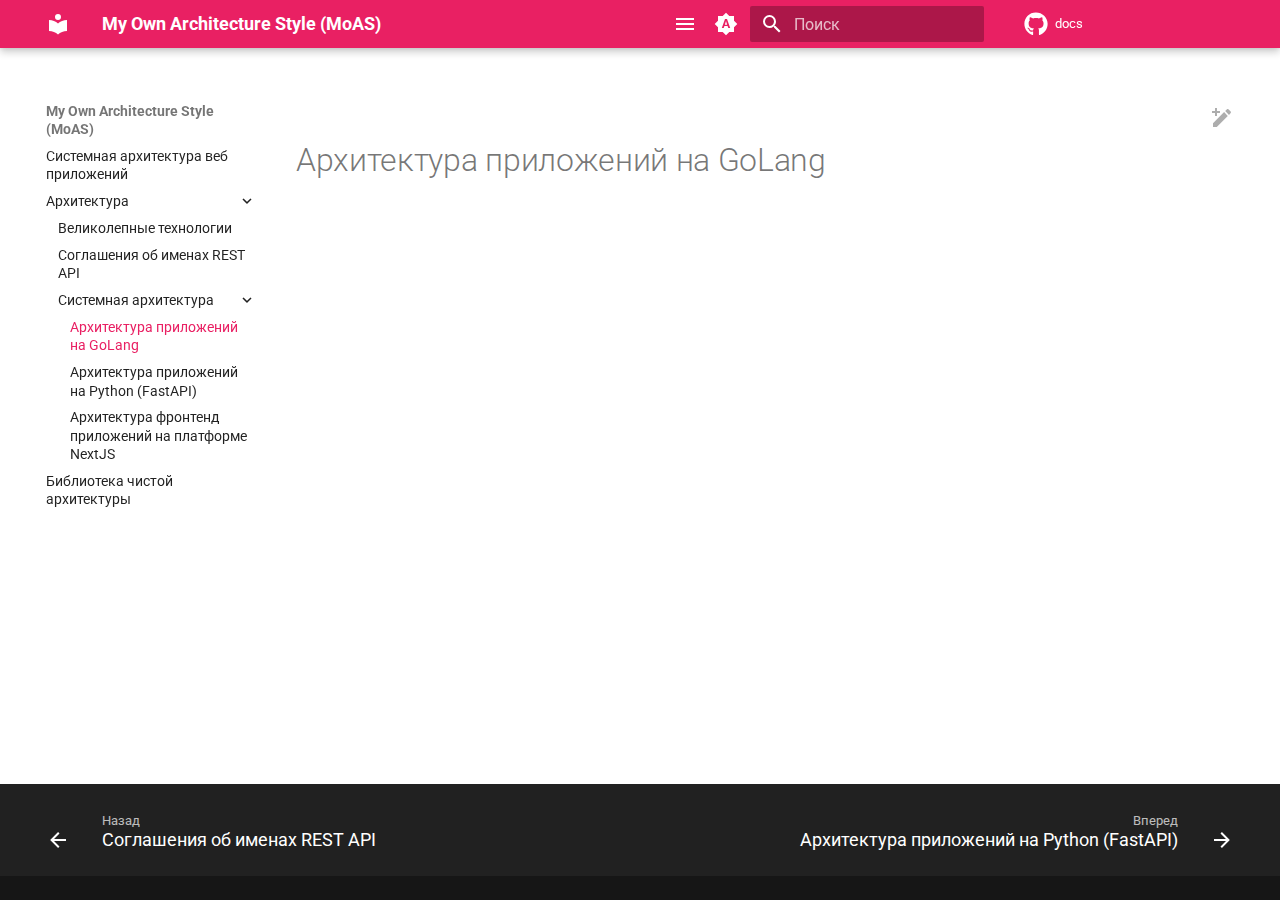
<file: Архитектура/Системная архитектура/Архитектура приложений на GoLang/index.html>
<!doctype html>
<html lang="ru" class="no-js">
  <head>
    
      <meta charset="utf-8">
      <meta name="viewport" content="width=device-width,initial-scale=1">
      
      
      
        <link rel="canonical" href="https://luferov.github.io/architecture/%D0%90%D1%80%D1%85%D0%B8%D1%82%D0%B5%D0%BA%D1%82%D1%83%D1%80%D0%B0/%D0%A1%D0%B8%D1%81%D1%82%D0%B5%D0%BC%D0%BD%D0%B0%D1%8F%20%D0%B0%D1%80%D1%85%D0%B8%D1%82%D0%B5%D0%BA%D1%82%D1%83%D1%80%D0%B0/%D0%90%D1%80%D1%85%D0%B8%D1%82%D0%B5%D0%BA%D1%82%D1%83%D1%80%D0%B0%20%D0%BF%D1%80%D0%B8%D0%BB%D0%BE%D0%B6%D0%B5%D0%BD%D0%B8%D0%B9%20%D0%BD%D0%B0%20GoLang/">
      
      
        <link rel="prev" href="../../%D0%A1%D0%BE%D0%B3%D0%BB%D0%B0%D1%88%D0%B5%D0%BD%D0%B8%D1%8F%20%D0%BE%D0%B1%20%D0%B8%D0%BC%D0%B5%D0%BD%D0%B0%D1%85%20REST%20API/">
      
      
        <link rel="next" href="../%D0%90%D1%80%D1%85%D0%B8%D1%82%D0%B5%D0%BA%D1%82%D1%83%D1%80%D0%B0%20%D0%BF%D1%80%D0%B8%D0%BB%D0%BE%D0%B6%D0%B5%D0%BD%D0%B8%D0%B9%20%D0%BD%D0%B0%20Python%20%28FastAPI%29/">
      
      
      <link rel="icon" href="../../../assets/images/favicon.png">
      <meta name="generator" content="mkdocs-1.6.1, mkdocs-material-9.6.15">
    
    
      
        <title>Архитектура приложений на GoLang - My Own Architecture Style (MoAS)</title>
      
    
    
      <link rel="stylesheet" href="../../../assets/stylesheets/main.342714a4.min.css">
      
        
        <link rel="stylesheet" href="../../../assets/stylesheets/palette.06af60db.min.css">
      
      


    
    
      
    
    
      
        
        
        <link rel="preconnect" href="https://fonts.gstatic.com" crossorigin>
        <link rel="stylesheet" href="https://fonts.googleapis.com/css?family=Roboto:300,300i,400,400i,700,700i%7CRoboto+Mono:400,400i,700,700i&display=fallback">
        <style>:root{--md-text-font:"Roboto";--md-code-font:"Roboto Mono"}</style>
      
    
    
      <link rel="stylesheet" href="../../../_theme/style.css">
    
    <script>__md_scope=new URL("../../..",location),__md_hash=e=>[...e].reduce(((e,_)=>(e<<5)-e+_.charCodeAt(0)),0),__md_get=(e,_=localStorage,t=__md_scope)=>JSON.parse(_.getItem(t.pathname+"."+e)),__md_set=(e,_,t=localStorage,a=__md_scope)=>{try{t.setItem(a.pathname+"."+e,JSON.stringify(_))}catch(e){}}</script>
    
      

    
    
    
  <script>(function() {
    const customDynamicStyle = document.createElement("style");
    // We must put it outside of the head and body, since they are replaced by the instant navigation feature in the Material theme
    document.documentElement.appendChild(customDynamicStyle);

    const TOGGLE_BUTTON_REFERENCE_ELEMENT_NOT_FOUND_WARNING = "[mkdocs-toggle-sidebar-plugin] Reference element for inserting 'toggle_button' not found. This version of the plugin may not be compatible with this version of the theme. Try updating both to the latest version. If that fails, you can open an GitHub issue.";

    const loadBool = (name, default_value) => {
        const value = localStorage.getItem(`TOGGLE_SIDEBAR_${name}`);
        if (value == null) {
            return default_value;
        } else {
            return value == "1";
        }
    }

    const loadNavigationState = () => loadBool("NAVIGATION", true);
    const loadTocState = () => loadBool("TOC", true);

    const saveBool = (name, value) => {
        localStorage.setItem(`TOGGLE_SIDEBAR_${name}`, value ? "1" : "0");
    }

    const toggleVisibility = (toggleNavigation, toggleTOC) => {
        let newNavigation = loadNavigationState();
        let newTOC = loadTocState();
        
        if (toggleNavigation) {
            newNavigation = !newNavigation;
            saveBool("NAVIGATION", newNavigation);
        }
        if (toggleTOC) {
            newTOC = !newTOC;
            saveBool("TOC", newTOC);
        }
        
        _setVisibility(newNavigation, newTOC);
    }

    const _setVisibility = (newNavigation, newTOC) => {
        console.debug(`Setting new visibility: navigation=${newNavigation}, TOC=${newTOC}`);
        // combine this into one operation, so that it is more efficient (for toggling both) and easier to code with dynamic CSS generation
        customDynamicStyle.innerHTML = setCombinedVisibility(newNavigation, newTOC);
    }

    // START OF INCLUDE
    // This gets replaced with the definitions of: 
    // - setCombinedVisibility(showNavigation: bool, showTOC: bool) -> string (dynamic CSS)
    // - registerKeyboardEventHandler() -> void
    const setCombinedVisibility = (showNavigation, showTOC) => {
    // Hide the button when on mobile (and menu us shown as hamburger menu anyways).
    // The exact max-width is taken from the styling of the 'body > header > nav > a' element
    
    let style = `
.mkdocs-toggle-sidebar-button {
    cursor: pointer;
    margin-right: 5px;
    margin-left: 1rem;
}

@media screen and (max-width: 76.1875em) {
    .mkdocs-toggle-sidebar-button {
        display: none;
    }
}
`;
// The TOC has a different break point than the navigation.
// It can be seen on the nav.md-nav--secondary:nth-child(1) element (60em)
// If the screen is smaller, it is shown in the navigation section if you click the nested hamburger menu
if (!showTOC) {
    style += `
@media screen and (min-width: 60em) {
    div.md-sidebar.md-sidebar--secondary {
        display: none;
    }
}
`;
        }
        
    // We always have to show the navigation in mobile view, otherwise the hamburger menu is broken
    if (!showNavigation) {
        style += `
@media screen and (min-width: 76.1875em) {
    div.md-sidebar.md-sidebar--primary {
        display: none;
    }
}
`;
    }

    return style;
}

const addToggleButton = (toggleNavigation, toggleTOC) => {
    const toggleBtn = createDefaultToggleButton(toggleNavigation, toggleTOC);
    toggleBtn.classList.add("md-icon");
  
    const titleElement = document.querySelector(".md-header__title");
    if (titleElement) {
        titleElement.parentNode.insertBefore(toggleBtn, titleElement.nextSibling);  
    } else {
        console.warn(TOGGLE_BUTTON_REFERENCE_ELEMENT_NOT_FOUND_WARNING);
    }
}

const registerKeyboardEventHandler = () => {
    // Custom key handlers: SEE https://squidfunk.github.io/mkdocs-material/setup/setting-up-navigation/?h=key+bind#docsjavascriptsshortcutsjs
    keyboard$.subscribe(key => {
        if (key.mode === "global") {
            if (coreEventListenerLogic(key.type)) {
                // event handled, stop propagation
                key.claim();
            }
        }
    });
}

    // END OF INCLUDE

    // argument: string, returns true if the key was handled and the event should be marked as already handled
    const coreEventListenerLogic = (keyChar) => {
        if (keyChar === "t") {
            toggleVisibility(false, true);
            return true;
        } else if (keyChar === "m") {
            toggleVisibility(true, false);
            return true;
        } else if (keyChar === "b") {
            toggleVisibility(true, true);
            return true;
        } else {
            return false;
        }
    }

    const onPageLoadedAction = () => {
        console.log("The mkdocs-toggle-sidebar-plugin is installed. It adds the following key bindings:\n T -> toggle table of contents sidebar\n M -> toggle navigation menu sidebar\n B -> toggle both sidebars (TOC and navigation)");

        const toggle_button = "all";
        if (toggle_button == "none") {
            // do nothing
        } else if (toggle_button == "navigation") {
            addToggleButton(true, false);
        } else if (toggle_button == "toc") {
            addToggleButton(false, true);
        } else if (toggle_button == "all") {
            addToggleButton(true, true);
        } else {
            console.error(`[mkdocs-toggle-sidebar-plugin] Unknown value for toggle_button: '${toggleButtonType}'`);
        }

        registerKeyboardEventHandler();
    }

    const createDefaultToggleButton = (toggleNavigation, toggleTOC) => {
        const toggleBtn = document.createElement("div");
        toggleBtn.className = "mkdocs-toggle-sidebar-button";
        toggleBtn.innerHTML = `<svg xmlns="http://www.w3.org/2000/svg" viewBox="0 0 24 24"><path d="M3 6h18v2H3V6m0 5h18v2H3v-2m0 5h18v2H3v-2Z"></path></svg>`;
        if (toggleNavigation && toggleTOC) {
            toggleBtn.title = "Toggle Navigation and Table of Contents";
        } else if (toggleNavigation) {
            toggleBtn.title = "Toggle Navigation";
        } else if (toggleTOC) {
            toggleBtn.title = "Toggle Table of Contents";
        }
        toggleBtn.addEventListener("click", () => toggleVisibility(toggleNavigation, toggleTOC));
        return toggleBtn;
    };

    // Export functions that the user can call to modify the state
    window.MkdocsToggleSidebarPlugin = {
        setNavigationVisibility: (show) => {
            saveBool("NAVIGATION", show);
            _setVisibility(show, loadTocState());
        },
        setTocVisibility: (show) => {
            saveBool("TOC", show);
            _setVisibility(loadNavigationState(), show);
        },
        setAllVisibility: (showNavigation, showTOC) => {
            saveBool("NAVIGATION", showNavigation);
            saveBool("TOC", showTOC);
            _setVisibility(showNavigation, showTOC);
        },
        toggleNavigationVisibility: () => toggleVisibility(true, false),
        toggleTocVisibility: () => toggleVisibility(false, true),
        toggleAllVisibility: () => toggleVisibility(true, true)
    };

    // Run this immediately instead of waiting for page.onload to prevent page flicker
    customDynamicStyle.innerHTML = setCombinedVisibility(loadNavigationState(), loadTocState());
    // console.log("Debug: hide sidebar completed");

    // SEE https://developer.mozilla.org/en-US/docs/Web/API/Document/DOMContentLoaded_event#checking_whether_loading_is_already_complete
    if (document.readyState === "loading") {
        // console.debug("Registering DOMContentLoaded event listener");
        document.addEventListener("DOMContentLoaded", onPageLoadedAction);
    } else {
        // console.debug("DOMContentLoaded has already fired");
        onPageLoadedAction();
    }
}());
</script></head>
  
  
    
    
      
    
    
    
    
    <body dir="ltr" data-md-color-scheme="default" data-md-color-primary="indigo" data-md-color-accent="indigo">
  
    
    <input class="md-toggle" data-md-toggle="drawer" type="checkbox" id="__drawer" autocomplete="off">
    <input class="md-toggle" data-md-toggle="search" type="checkbox" id="__search" autocomplete="off">
    <label class="md-overlay" for="__drawer"></label>
    <div data-md-component="skip">
      
    </div>
    <div data-md-component="announce">
      
    </div>
    
    
      

  

<header class="md-header md-header--shadow" data-md-component="header">
  <nav class="md-header__inner md-grid" aria-label="Верхний колонтитул">
    <a href="../../.." title="My Own Architecture Style (MoAS)" class="md-header__button md-logo" aria-label="My Own Architecture Style (MoAS)" data-md-component="logo">
      
  
  <svg xmlns="http://www.w3.org/2000/svg" viewBox="0 0 24 24"><path d="M12 8a3 3 0 0 0 3-3 3 3 0 0 0-3-3 3 3 0 0 0-3 3 3 3 0 0 0 3 3m0 3.54C9.64 9.35 6.5 8 3 8v11c3.5 0 6.64 1.35 9 3.54 2.36-2.19 5.5-3.54 9-3.54V8c-3.5 0-6.64 1.35-9 3.54"/></svg>

    </a>
    <label class="md-header__button md-icon" for="__drawer">
      
      <svg xmlns="http://www.w3.org/2000/svg" viewBox="0 0 24 24"><path d="M3 6h18v2H3zm0 5h18v2H3zm0 5h18v2H3z"/></svg>
    </label>
    <div class="md-header__title" data-md-component="header-title">
      <div class="md-header__ellipsis">
        <div class="md-header__topic">
          <span class="md-ellipsis">
            My Own Architecture Style (MoAS)
          </span>
        </div>
        <div class="md-header__topic" data-md-component="header-topic">
          <span class="md-ellipsis">
            
              Архитектура приложений на GoLang
            
          </span>
        </div>
      </div>
    </div>
    
      
        <form class="md-header__option" data-md-component="palette">
  
    
    
    
    <input class="md-option" data-md-color-media="(prefers-color-scheme)" data-md-color-scheme="default" data-md-color-primary="indigo" data-md-color-accent="indigo"  aria-label="Switch to light theme"  type="radio" name="__palette" id="__palette_0">
    
      <label class="md-header__button md-icon" title="Switch to light theme" for="__palette_1" hidden>
        <svg xmlns="http://www.w3.org/2000/svg" viewBox="0 0 24 24"><path d="m14.3 16-.7-2h-3.2l-.7 2H7.8L11 7h2l3.2 9zM20 8.69V4h-4.69L12 .69 8.69 4H4v4.69L.69 12 4 15.31V20h4.69L12 23.31 15.31 20H20v-4.69L23.31 12zm-9.15 3.96h2.3L12 9z"/></svg>
      </label>
    
  
    
    
    
    <input class="md-option" data-md-color-media="(prefers-color-scheme: light)" data-md-color-scheme="default" data-md-color-primary="pink" data-md-color-accent="white"  aria-label="Switch to dark theme"  type="radio" name="__palette" id="__palette_1">
    
      <label class="md-header__button md-icon" title="Switch to dark theme" for="__palette_2" hidden>
        <svg xmlns="http://www.w3.org/2000/svg" viewBox="0 0 24 24"><path d="M17 7H7a5 5 0 0 0-5 5 5 5 0 0 0 5 5h10a5 5 0 0 0 5-5 5 5 0 0 0-5-5m0 8a3 3 0 0 1-3-3 3 3 0 0 1 3-3 3 3 0 0 1 3 3 3 3 0 0 1-3 3"/></svg>
      </label>
    
  
    
    
    
    <input class="md-option" data-md-color-media="(prefers-color-scheme: dark)" data-md-color-scheme="slate" data-md-color-primary="pink" data-md-color-accent="black"  aria-label="Switch to auto (OS settings)"  type="radio" name="__palette" id="__palette_2">
    
      <label class="md-header__button md-icon" title="Switch to auto (OS settings)" for="__palette_0" hidden>
        <svg xmlns="http://www.w3.org/2000/svg" viewBox="0 0 24 24"><path d="M17 6H7c-3.31 0-6 2.69-6 6s2.69 6 6 6h10c3.31 0 6-2.69 6-6s-2.69-6-6-6m0 10H7c-2.21 0-4-1.79-4-4s1.79-4 4-4h10c2.21 0 4 1.79 4 4s-1.79 4-4 4M7 9c-1.66 0-3 1.34-3 3s1.34 3 3 3 3-1.34 3-3-1.34-3-3-3"/></svg>
      </label>
    
  
</form>
      
    
    
      <script>var palette=__md_get("__palette");if(palette&&palette.color){if("(prefers-color-scheme)"===palette.color.media){var media=matchMedia("(prefers-color-scheme: light)"),input=document.querySelector(media.matches?"[data-md-color-media='(prefers-color-scheme: light)']":"[data-md-color-media='(prefers-color-scheme: dark)']");palette.color.media=input.getAttribute("data-md-color-media"),palette.color.scheme=input.getAttribute("data-md-color-scheme"),palette.color.primary=input.getAttribute("data-md-color-primary"),palette.color.accent=input.getAttribute("data-md-color-accent")}for(var[key,value]of Object.entries(palette.color))document.body.setAttribute("data-md-color-"+key,value)}</script>
    
    
    
      
      
        <label class="md-header__button md-icon" for="__search">
          
          <svg xmlns="http://www.w3.org/2000/svg" viewBox="0 0 24 24"><path d="M9.5 3A6.5 6.5 0 0 1 16 9.5c0 1.61-.59 3.09-1.56 4.23l.27.27h.79l5 5-1.5 1.5-5-5v-.79l-.27-.27A6.52 6.52 0 0 1 9.5 16 6.5 6.5 0 0 1 3 9.5 6.5 6.5 0 0 1 9.5 3m0 2C7 5 5 7 5 9.5S7 14 9.5 14 14 12 14 9.5 12 5 9.5 5"/></svg>
        </label>
        <div class="md-search" data-md-component="search" role="dialog">
  <label class="md-search__overlay" for="__search"></label>
  <div class="md-search__inner" role="search">
    <form class="md-search__form" name="search">
      <input type="text" class="md-search__input" name="query" aria-label="Поиск" placeholder="Поиск" autocapitalize="off" autocorrect="off" autocomplete="off" spellcheck="false" data-md-component="search-query" required>
      <label class="md-search__icon md-icon" for="__search">
        
        <svg xmlns="http://www.w3.org/2000/svg" viewBox="0 0 24 24"><path d="M9.5 3A6.5 6.5 0 0 1 16 9.5c0 1.61-.59 3.09-1.56 4.23l.27.27h.79l5 5-1.5 1.5-5-5v-.79l-.27-.27A6.52 6.52 0 0 1 9.5 16 6.5 6.5 0 0 1 3 9.5 6.5 6.5 0 0 1 9.5 3m0 2C7 5 5 7 5 9.5S7 14 9.5 14 14 12 14 9.5 12 5 9.5 5"/></svg>
        
        <svg xmlns="http://www.w3.org/2000/svg" viewBox="0 0 24 24"><path d="M20 11v2H8l5.5 5.5-1.42 1.42L4.16 12l7.92-7.92L13.5 5.5 8 11z"/></svg>
      </label>
      <nav class="md-search__options" aria-label="Поиск">
        
        <button type="reset" class="md-search__icon md-icon" title="Очистить" aria-label="Очистить" tabindex="-1">
          
          <svg xmlns="http://www.w3.org/2000/svg" viewBox="0 0 24 24"><path d="M19 6.41 17.59 5 12 10.59 6.41 5 5 6.41 10.59 12 5 17.59 6.41 19 12 13.41 17.59 19 19 17.59 13.41 12z"/></svg>
        </button>
      </nav>
      
    </form>
    <div class="md-search__output">
      <div class="md-search__scrollwrap" tabindex="0" data-md-scrollfix>
        <div class="md-search-result" data-md-component="search-result">
          <div class="md-search-result__meta">
            Инициализация поиска
          </div>
          <ol class="md-search-result__list" role="presentation"></ol>
        </div>
      </div>
    </div>
  </div>
</div>
      
    
    
      <div class="md-header__source">
        <a href="https://github.com/Luferov/architecture" title="Перейти к репозиторию" class="md-source" data-md-component="source">
  <div class="md-source__icon md-icon">
    
    <svg xmlns="http://www.w3.org/2000/svg" viewBox="0 0 496 512"><!--! Font Awesome Free 6.7.2 by @fontawesome - https://fontawesome.com License - https://fontawesome.com/license/free (Icons: CC BY 4.0, Fonts: SIL OFL 1.1, Code: MIT License) Copyright 2024 Fonticons, Inc.--><path d="M165.9 397.4c0 2-2.3 3.6-5.2 3.6-3.3.3-5.6-1.3-5.6-3.6 0-2 2.3-3.6 5.2-3.6 3-.3 5.6 1.3 5.6 3.6m-31.1-4.5c-.7 2 1.3 4.3 4.3 4.9 2.6 1 5.6 0 6.2-2s-1.3-4.3-4.3-5.2c-2.6-.7-5.5.3-6.2 2.3m44.2-1.7c-2.9.7-4.9 2.6-4.6 4.9.3 2 2.9 3.3 5.9 2.6 2.9-.7 4.9-2.6 4.6-4.6-.3-1.9-3-3.2-5.9-2.9M244.8 8C106.1 8 0 113.3 0 252c0 110.9 69.8 205.8 169.5 239.2 12.8 2.3 17.3-5.6 17.3-12.1 0-6.2-.3-40.4-.3-61.4 0 0-70 15-84.7-29.8 0 0-11.4-29.1-27.8-36.6 0 0-22.9-15.7 1.6-15.4 0 0 24.9 2 38.6 25.8 21.9 38.6 58.6 27.5 72.9 20.9 2.3-16 8.8-27.1 16-33.7-55.9-6.2-112.3-14.3-112.3-110.5 0-27.5 7.6-41.3 23.6-58.9-2.6-6.5-11.1-33.3 2.6-67.9 20.9-6.5 69 27 69 27 20-5.6 41.5-8.5 62.8-8.5s42.8 2.9 62.8 8.5c0 0 48.1-33.6 69-27 13.7 34.7 5.2 61.4 2.6 67.9 16 17.7 25.8 31.5 25.8 58.9 0 96.5-58.9 104.2-114.8 110.5 9.2 7.9 17 22.9 17 46.4 0 33.7-.3 75.4-.3 83.6 0 6.5 4.6 14.4 17.3 12.1C428.2 457.8 496 362.9 496 252 496 113.3 383.5 8 244.8 8M97.2 352.9c-1.3 1-1 3.3.7 5.2 1.6 1.6 3.9 2.3 5.2 1 1.3-1 1-3.3-.7-5.2-1.6-1.6-3.9-2.3-5.2-1m-10.8-8.1c-.7 1.3.3 2.9 2.3 3.9 1.6 1 3.6.7 4.3-.7.7-1.3-.3-2.9-2.3-3.9-2-.6-3.6-.3-4.3.7m32.4 35.6c-1.6 1.3-1 4.3 1.3 6.2 2.3 2.3 5.2 2.6 6.5 1 1.3-1.3.7-4.3-1.3-6.2-2.2-2.3-5.2-2.6-6.5-1m-11.4-14.7c-1.6 1-1.6 3.6 0 5.9s4.3 3.3 5.6 2.3c1.6-1.3 1.6-3.9 0-6.2-1.4-2.3-4-3.3-5.6-2"/></svg>
  </div>
  <div class="md-source__repository">
    docs
  </div>
</a>
      </div>
    
  </nav>
  
</header>
    
    <div class="md-container" data-md-component="container">
      
      
        
          
        
      
      <main class="md-main" data-md-component="main">
        <div class="md-main__inner md-grid">
          
            
              
              <div class="md-sidebar md-sidebar--primary" data-md-component="sidebar" data-md-type="navigation" >
                <div class="md-sidebar__scrollwrap">
                  <div class="md-sidebar__inner">
                    



  

<nav class="md-nav md-nav--primary md-nav--integrated" aria-label="Навигация" data-md-level="0">
  <label class="md-nav__title" for="__drawer">
    <a href="../../.." title="My Own Architecture Style (MoAS)" class="md-nav__button md-logo" aria-label="My Own Architecture Style (MoAS)" data-md-component="logo">
      
  
  <svg xmlns="http://www.w3.org/2000/svg" viewBox="0 0 24 24"><path d="M12 8a3 3 0 0 0 3-3 3 3 0 0 0-3-3 3 3 0 0 0-3 3 3 3 0 0 0 3 3m0 3.54C9.64 9.35 6.5 8 3 8v11c3.5 0 6.64 1.35 9 3.54 2.36-2.19 5.5-3.54 9-3.54V8c-3.5 0-6.64 1.35-9 3.54"/></svg>

    </a>
    My Own Architecture Style (MoAS)
  </label>
  
    <div class="md-nav__source">
      <a href="https://github.com/Luferov/architecture" title="Перейти к репозиторию" class="md-source" data-md-component="source">
  <div class="md-source__icon md-icon">
    
    <svg xmlns="http://www.w3.org/2000/svg" viewBox="0 0 496 512"><!--! Font Awesome Free 6.7.2 by @fontawesome - https://fontawesome.com License - https://fontawesome.com/license/free (Icons: CC BY 4.0, Fonts: SIL OFL 1.1, Code: MIT License) Copyright 2024 Fonticons, Inc.--><path d="M165.9 397.4c0 2-2.3 3.6-5.2 3.6-3.3.3-5.6-1.3-5.6-3.6 0-2 2.3-3.6 5.2-3.6 3-.3 5.6 1.3 5.6 3.6m-31.1-4.5c-.7 2 1.3 4.3 4.3 4.9 2.6 1 5.6 0 6.2-2s-1.3-4.3-4.3-5.2c-2.6-.7-5.5.3-6.2 2.3m44.2-1.7c-2.9.7-4.9 2.6-4.6 4.9.3 2 2.9 3.3 5.9 2.6 2.9-.7 4.9-2.6 4.6-4.6-.3-1.9-3-3.2-5.9-2.9M244.8 8C106.1 8 0 113.3 0 252c0 110.9 69.8 205.8 169.5 239.2 12.8 2.3 17.3-5.6 17.3-12.1 0-6.2-.3-40.4-.3-61.4 0 0-70 15-84.7-29.8 0 0-11.4-29.1-27.8-36.6 0 0-22.9-15.7 1.6-15.4 0 0 24.9 2 38.6 25.8 21.9 38.6 58.6 27.5 72.9 20.9 2.3-16 8.8-27.1 16-33.7-55.9-6.2-112.3-14.3-112.3-110.5 0-27.5 7.6-41.3 23.6-58.9-2.6-6.5-11.1-33.3 2.6-67.9 20.9-6.5 69 27 69 27 20-5.6 41.5-8.5 62.8-8.5s42.8 2.9 62.8 8.5c0 0 48.1-33.6 69-27 13.7 34.7 5.2 61.4 2.6 67.9 16 17.7 25.8 31.5 25.8 58.9 0 96.5-58.9 104.2-114.8 110.5 9.2 7.9 17 22.9 17 46.4 0 33.7-.3 75.4-.3 83.6 0 6.5 4.6 14.4 17.3 12.1C428.2 457.8 496 362.9 496 252 496 113.3 383.5 8 244.8 8M97.2 352.9c-1.3 1-1 3.3.7 5.2 1.6 1.6 3.9 2.3 5.2 1 1.3-1 1-3.3-.7-5.2-1.6-1.6-3.9-2.3-5.2-1m-10.8-8.1c-.7 1.3.3 2.9 2.3 3.9 1.6 1 3.6.7 4.3-.7.7-1.3-.3-2.9-2.3-3.9-2-.6-3.6-.3-4.3.7m32.4 35.6c-1.6 1.3-1 4.3 1.3 6.2 2.3 2.3 5.2 2.6 6.5 1 1.3-1.3.7-4.3-1.3-6.2-2.2-2.3-5.2-2.6-6.5-1m-11.4-14.7c-1.6 1-1.6 3.6 0 5.9s4.3 3.3 5.6 2.3c1.6-1.3 1.6-3.9 0-6.2-1.4-2.3-4-3.3-5.6-2"/></svg>
  </div>
  <div class="md-source__repository">
    docs
  </div>
</a>
    </div>
  
  <ul class="md-nav__list" data-md-scrollfix>
    
      
      
  
  
  
  
    <li class="md-nav__item">
      <a href="../../.." class="md-nav__link">
        
  
  
  <span class="md-ellipsis">
    Системная архитектура веб приложений
    
  </span>
  

      </a>
    </li>
  

    
      
      
  
  
    
  
  
  
    
    
    
    
    
    <li class="md-nav__item md-nav__item--active md-nav__item--nested">
      
        
        
        <input class="md-nav__toggle md-toggle " type="checkbox" id="__nav_2" checked>
        
          
          <label class="md-nav__link" for="__nav_2" id="__nav_2_label" tabindex="0">
            
  
  
  <span class="md-ellipsis">
    Архитектура
    
  </span>
  

            <span class="md-nav__icon md-icon"></span>
          </label>
        
        <nav class="md-nav" data-md-level="1" aria-labelledby="__nav_2_label" aria-expanded="true">
          <label class="md-nav__title" for="__nav_2">
            <span class="md-nav__icon md-icon"></span>
            Архитектура
          </label>
          <ul class="md-nav__list" data-md-scrollfix>
            
              
                
  
  
  
  
    <li class="md-nav__item">
      <a href="../../%D0%92%D0%B5%D0%BB%D0%B8%D0%BA%D0%BE%D0%BB%D0%B5%D0%BF%D0%BD%D1%8B%D0%B5%20%D1%82%D0%B5%D1%85%D0%BD%D0%BE%D0%BB%D0%BE%D0%B3%D0%B8%D0%B8/" class="md-nav__link">
        
  
  
  <span class="md-ellipsis">
    Великолепные технологии
    
  </span>
  

      </a>
    </li>
  

              
            
              
                
  
  
  
  
    <li class="md-nav__item">
      <a href="../../%D0%A1%D0%BE%D0%B3%D0%BB%D0%B0%D1%88%D0%B5%D0%BD%D0%B8%D1%8F%20%D0%BE%D0%B1%20%D0%B8%D0%BC%D0%B5%D0%BD%D0%B0%D1%85%20REST%20API/" class="md-nav__link">
        
  
  
  <span class="md-ellipsis">
    Соглашения об именах REST API
    
  </span>
  

      </a>
    </li>
  

              
            
              
                
  
  
    
  
  
  
    
    
    
    
    
    <li class="md-nav__item md-nav__item--active md-nav__item--nested">
      
        
        
        <input class="md-nav__toggle md-toggle " type="checkbox" id="__nav_2_3" checked>
        
          
          <label class="md-nav__link" for="__nav_2_3" id="__nav_2_3_label" tabindex="0">
            
  
  
  <span class="md-ellipsis">
    Системная архитектура
    
  </span>
  

            <span class="md-nav__icon md-icon"></span>
          </label>
        
        <nav class="md-nav" data-md-level="2" aria-labelledby="__nav_2_3_label" aria-expanded="true">
          <label class="md-nav__title" for="__nav_2_3">
            <span class="md-nav__icon md-icon"></span>
            Системная архитектура
          </label>
          <ul class="md-nav__list" data-md-scrollfix>
            
              
                
  
  
    
  
  
  
    <li class="md-nav__item md-nav__item--active">
      
      <input class="md-nav__toggle md-toggle" type="checkbox" id="__toc">
      
      
      
      <a href="./" class="md-nav__link md-nav__link--active">
        
  
  
  <span class="md-ellipsis">
    Архитектура приложений на GoLang
    
  </span>
  

      </a>
      
    </li>
  

              
            
              
                
  
  
  
  
    <li class="md-nav__item">
      <a href="../%D0%90%D1%80%D1%85%D0%B8%D1%82%D0%B5%D0%BA%D1%82%D1%83%D1%80%D0%B0%20%D0%BF%D1%80%D0%B8%D0%BB%D0%BE%D0%B6%D0%B5%D0%BD%D0%B8%D0%B9%20%D0%BD%D0%B0%20Python%20%28FastAPI%29/" class="md-nav__link">
        
  
  
  <span class="md-ellipsis">
    Архитектура приложений на Python (FastAPI)
    
  </span>
  

      </a>
    </li>
  

              
            
              
                
  
  
  
  
    <li class="md-nav__item">
      <a href="../%D0%90%D1%80%D1%85%D0%B8%D1%82%D0%B5%D0%BA%D1%82%D1%83%D1%80%D0%B0%20%D1%84%D1%80%D0%BE%D0%BD%D1%82%D0%B5%D0%BD%D0%B4%20%D0%BF%D1%80%D0%B8%D0%BB%D0%BE%D0%B6%D0%B5%D0%BD%D0%B8%D0%B9%20%D0%BD%D0%B0%20%D0%BF%D0%BB%D0%B0%D1%82%D1%84%D0%BE%D1%80%D0%BC%D0%B5%20NextJS/" class="md-nav__link">
        
  
  
  <span class="md-ellipsis">
    Архитектура фронтенд приложений на платформе NextJS
    
  </span>
  

      </a>
    </li>
  

              
            
          </ul>
        </nav>
      
    </li>
  

              
            
          </ul>
        </nav>
      
    </li>
  

    
      
      
  
  
  
  
    <li class="md-nav__item">
      <a href="https://github.com/Luferov/fast-clean" class="md-nav__link">
        
  
  
  <span class="md-ellipsis">
    Библиотека чистой архитектуры
    
  </span>
  

      </a>
    </li>
  

    
  </ul>
</nav>
                  </div>
                </div>
              </div>
            
            
          
          
            <div class="md-content" data-md-component="content">
              <article class="md-content__inner md-typeset">
                
                  


  
    <a href="https://github.com/Luferov/architecture/edit/master/docs/Архитектура/Системная архитектура/Архитектура приложений на GoLang.md" title="Редактировать страницу" class="md-content__button md-icon" rel="edit">
      
      <svg xmlns="http://www.w3.org/2000/svg" viewBox="0 0 24 24"><path d="M20.7 7c.4-.4.4-1 0-1.4l-2.3-2.3c-.4-.4-1-.4-1.4 0l-1.8 1.8L19 8.9M3 17.2V21h3.8l11-11.1-3.7-3.8zM7 2v3h3v2H7v3H5V7H2V5h3V2z"/></svg>
    </a>
  
  


  <h1>Архитектура приложений на GoLang</h1>














                
              </article>
            </div>
          
          
<script>var target=document.getElementById(location.hash.slice(1));target&&target.name&&(target.checked=target.name.startsWith("__tabbed_"))</script>
        </div>
        
      </main>
      
        <footer class="md-footer">
  
    
      
      <nav class="md-footer__inner md-grid" aria-label="Нижний колонтитул" >
        
          
          <a href="../../%D0%A1%D0%BE%D0%B3%D0%BB%D0%B0%D1%88%D0%B5%D0%BD%D0%B8%D1%8F%20%D0%BE%D0%B1%20%D0%B8%D0%BC%D0%B5%D0%BD%D0%B0%D1%85%20REST%20API/" class="md-footer__link md-footer__link--prev" aria-label="Назад: Соглашения об именах REST API">
            <div class="md-footer__button md-icon">
              
              <svg xmlns="http://www.w3.org/2000/svg" viewBox="0 0 24 24"><path d="M20 11v2H8l5.5 5.5-1.42 1.42L4.16 12l7.92-7.92L13.5 5.5 8 11z"/></svg>
            </div>
            <div class="md-footer__title">
              <span class="md-footer__direction">
                Назад
              </span>
              <div class="md-ellipsis">
                Соглашения об именах REST API
              </div>
            </div>
          </a>
        
        
          
          <a href="../%D0%90%D1%80%D1%85%D0%B8%D1%82%D0%B5%D0%BA%D1%82%D1%83%D1%80%D0%B0%20%D0%BF%D1%80%D0%B8%D0%BB%D0%BE%D0%B6%D0%B5%D0%BD%D0%B8%D0%B9%20%D0%BD%D0%B0%20Python%20%28FastAPI%29/" class="md-footer__link md-footer__link--next" aria-label="Вперед: Архитектура приложений на Python (FastAPI)">
            <div class="md-footer__title">
              <span class="md-footer__direction">
                Вперед
              </span>
              <div class="md-ellipsis">
                Архитектура приложений на Python (FastAPI)
              </div>
            </div>
            <div class="md-footer__button md-icon">
              
              <svg xmlns="http://www.w3.org/2000/svg" viewBox="0 0 24 24"><path d="M4 11v2h12l-5.5 5.5 1.42 1.42L19.84 12l-7.92-7.92L10.5 5.5 16 11z"/></svg>
            </div>
          </a>
        
      </nav>
    
  
  <div class="md-footer-meta md-typeset">
    <div class="md-footer-meta__inner md-grid">
      <div class="md-copyright">
  
  
</div>
      
    </div>
  </div>
</footer>
      
    </div>
    <div class="md-dialog" data-md-component="dialog">
      <div class="md-dialog__inner md-typeset"></div>
    </div>
    
    
    
      
      <script id="__config" type="application/json">{"base": "../../..", "features": ["header.autohide", "navigation.path", "navigation.footer", "toc.integrate", "content.action.edit", "content.code.annotate", "content.code.select", "content.code.copy", "announce.dismiss"], "search": "../../../assets/javascripts/workers/search.d50fe291.min.js", "tags": null, "translations": {"clipboard.copied": "\u0421\u043a\u043e\u043f\u0438\u0440\u043e\u0432\u0430\u043d\u043e \u0432 \u0431\u0443\u0444\u0435\u0440", "clipboard.copy": "\u041a\u043e\u043f\u0438\u0440\u043e\u0432\u0430\u0442\u044c \u0432 \u0431\u0443\u0444\u0435\u0440", "search.result.more.one": "\u0415\u0449\u0451 1 \u043d\u0430 \u044d\u0442\u043e\u0439 \u0441\u0442\u0440\u0430\u043d\u0438\u0446\u0435", "search.result.more.other": "\u0415\u0449\u0451 # \u043d\u0430 \u044d\u0442\u043e\u0439 \u0441\u0442\u0440\u0430\u043d\u0438\u0446\u0435", "search.result.none": "\u0421\u043e\u0432\u043f\u0430\u0434\u0435\u043d\u0438\u0439 \u043d\u0435 \u043d\u0430\u0439\u0434\u0435\u043d\u043e", "search.result.one": "\u041d\u0430\u0439\u0434\u0435\u043d\u043e 1 \u0441\u043e\u0432\u043f\u0430\u0434\u0435\u043d\u0438\u0435", "search.result.other": "\u041d\u0430\u0439\u0434\u0435\u043d\u043e \u0441\u043e\u0432\u043f\u0430\u0434\u0435\u043d\u0438\u0439: #", "search.result.placeholder": "\u041d\u0430\u0447\u043d\u0438\u0442\u0435 \u043f\u0435\u0447\u0430\u0442\u0430\u0442\u044c \u0434\u043b\u044f \u043f\u043e\u0438\u0441\u043a\u0430", "search.result.term.missing": "\u041e\u0442\u0441\u0443\u0442\u0441\u0442\u0432\u0443\u0435\u0442", "select.version": "\u0412\u044b\u0431\u0435\u0440\u0438\u0442\u0435 \u0432\u0435\u0440\u0441\u0438\u044e"}, "version": null}</script>
    
    
      <script src="../../../assets/javascripts/bundle.56ea9cef.min.js"></script>
      
    
  </body>
</html>
</file>
<file: _theme/style.css>
img[alt$=">"] {
  float: right;
}

img[alt$="<"] {
  float: left;
}

img[alt$="><"] {
  display: block;
  max-width: 100%;
  height: auto;
  margin: auto;
  float: none!important;
}

h1,h2,h3,h4,h5,h6,hr {
  clear: both;
}

img[alt$="size20"] {
  max-width: 20%;
}

img[alt$="size40"] {
  max-width: 40%;
}
</file>
<file: assets/stylesheets/main.342714a4.min.css>
@charset "UTF-8";html{-webkit-text-size-adjust:none;-moz-text-size-adjust:none;text-size-adjust:none;box-sizing:border-box}*,:after,:before{box-sizing:inherit}@media (prefers-reduced-motion){*,:after,:before{transition:none!important}}body{margin:0}a,button,input,label{-webkit-tap-highlight-color:transparent}a{color:inherit;text-decoration:none}hr{border:0;box-sizing:initial;display:block;height:.05rem;overflow:visible;padding:0}small{font-size:80%}sub,sup{line-height:1em}img{border-style:none}table{border-collapse:initial;border-spacing:0}td,th{font-weight:400;vertical-align:top}button{background:#0000;border:0;font-family:inherit;font-size:inherit;margin:0;padding:0}input{border:0;outline:none}:root{--md-primary-fg-color:#4051b5;--md-primary-fg-color--light:#5d6cc0;--md-primary-fg-color--dark:#303fa1;--md-primary-bg-color:#fff;--md-primary-bg-color--light:#ffffffb3;--md-accent-fg-color:#526cfe;--md-accent-fg-color--transparent:#526cfe1a;--md-accent-bg-color:#fff;--md-accent-bg-color--light:#ffffffb3}[data-md-color-scheme=default]{color-scheme:light}[data-md-color-scheme=default] img[src$="#gh-dark-mode-only"],[data-md-color-scheme=default] img[src$="#only-dark"]{display:none}:root,[data-md-color-scheme=default]{--md-hue:225deg;--md-default-fg-color:#000000de;--md-default-fg-color--light:#0000008a;--md-default-fg-color--lighter:#00000052;--md-default-fg-color--lightest:#00000012;--md-default-bg-color:#fff;--md-default-bg-color--light:#ffffffb3;--md-default-bg-color--lighter:#ffffff4d;--md-default-bg-color--lightest:#ffffff1f;--md-code-fg-color:#36464e;--md-code-bg-color:#f5f5f5;--md-code-hl-color:#4287ff;--md-code-hl-color--light:#4287ff1a;--md-code-hl-number-color:#d52a2a;--md-code-hl-special-color:#db1457;--md-code-hl-function-color:#a846b9;--md-code-hl-constant-color:#6e59d9;--md-code-hl-keyword-color:#3f6ec6;--md-code-hl-string-color:#1c7d4d;--md-code-hl-name-color:var(--md-code-fg-color);--md-code-hl-operator-color:var(--md-default-fg-color--light);--md-code-hl-punctuation-color:var(--md-default-fg-color--light);--md-code-hl-comment-color:var(--md-default-fg-color--light);--md-code-hl-generic-color:var(--md-default-fg-color--light);--md-code-hl-variable-color:var(--md-default-fg-color--light);--md-typeset-color:var(--md-default-fg-color);--md-typeset-a-color:var(--md-primary-fg-color);--md-typeset-del-color:#f5503d26;--md-typeset-ins-color:#0bd57026;--md-typeset-kbd-color:#fafafa;--md-typeset-kbd-accent-color:#fff;--md-typeset-kbd-border-color:#b8b8b8;--md-typeset-mark-color:#ffff0080;--md-typeset-table-color:#0000001f;--md-typeset-table-color--light:rgba(0,0,0,.035);--md-admonition-fg-color:var(--md-default-fg-color);--md-admonition-bg-color:var(--md-default-bg-color);--md-warning-fg-color:#000000de;--md-warning-bg-color:#ff9;--md-footer-fg-color:#fff;--md-footer-fg-color--light:#ffffffb3;--md-footer-fg-color--lighter:#ffffff73;--md-footer-bg-color:#000000de;--md-footer-bg-color--dark:#00000052;--md-shadow-z1:0 0.2rem 0.5rem #0000000d,0 0 0.05rem #0000001a;--md-shadow-z2:0 0.2rem 0.5rem #0000001a,0 0 0.05rem #00000040;--md-shadow-z3:0 0.2rem 0.5rem #0003,0 0 0.05rem #00000059}.md-icon svg{fill:currentcolor;display:block;height:1.2rem;width:1.2rem}body{-webkit-font-smoothing:antialiased;-moz-osx-font-smoothing:grayscale;--md-text-font-family:var(--md-text-font,_),-apple-system,BlinkMacSystemFont,Helvetica,Arial,sans-serif;--md-code-font-family:var(--md-code-font,_),SFMono-Regular,Consolas,Menlo,monospace}aside,body,input{font-feature-settings:"kern","liga";color:var(--md-typeset-color);font-family:var(--md-text-font-family)}code,kbd,pre{font-feature-settings:"kern";font-family:var(--md-code-font-family)}:root{--md-typeset-table-sort-icon:url('data:image/svg+xml;charset=utf-8,<svg xmlns="http://www.w3.org/2000/svg" viewBox="0 0 24 24"><path d="m18 21-4-4h3V7h-3l4-4 4 4h-3v10h3M2 19v-2h10v2M2 13v-2h7v2M2 7V5h4v2z"/></svg>');--md-typeset-table-sort-icon--asc:url('data:image/svg+xml;charset=utf-8,<svg xmlns="http://www.w3.org/2000/svg" viewBox="0 0 24 24"><path d="M19 17h3l-4 4-4-4h3V3h2M2 17h10v2H2M6 5v2H2V5m0 6h7v2H2z"/></svg>');--md-typeset-table-sort-icon--desc:url('data:image/svg+xml;charset=utf-8,<svg xmlns="http://www.w3.org/2000/svg" viewBox="0 0 24 24"><path d="M19 7h3l-4-4-4 4h3v14h2M2 17h10v2H2M6 5v2H2V5m0 6h7v2H2z"/></svg>')}.md-typeset{-webkit-print-color-adjust:exact;color-adjust:exact;font-size:.8rem;line-height:1.6;overflow-wrap:break-word}@media print{.md-typeset{font-size:.68rem}}.md-typeset blockquote,.md-typeset dl,.md-typeset figure,.md-typeset ol,.md-typeset pre,.md-typeset ul{margin-bottom:1em;margin-top:1em}.md-typeset h1{color:var(--md-default-fg-color--light);font-size:2em;line-height:1.3;margin:0 0 1.25em}.md-typeset h1,.md-typeset h2{font-weight:300;letter-spacing:-.01em}.md-typeset h2{font-size:1.5625em;line-height:1.4;margin:1.6em 0 .64em}.md-typeset h3{font-size:1.25em;font-weight:400;letter-spacing:-.01em;line-height:1.5;margin:1.6em 0 .8em}.md-typeset h2+h3{margin-top:.8em}.md-typeset h4{font-weight:700;letter-spacing:-.01em;margin:1em 0}.md-typeset h5,.md-typeset h6{color:var(--md-default-fg-color--light);font-size:.8em;font-weight:700;letter-spacing:-.01em;margin:1.25em 0}.md-typeset h5{text-transform:uppercase}.md-typeset h5 code{text-transform:none}.md-typeset hr{border-bottom:.05rem solid var(--md-default-fg-color--lightest);display:flow-root;margin:1.5em 0}.md-typeset a{color:var(--md-typeset-a-color);word-break:break-word}.md-typeset a,.md-typeset a:before{transition:color 125ms}.md-typeset a:focus,.md-typeset a:hover{color:var(--md-accent-fg-color)}.md-typeset a:focus code,.md-typeset a:hover code{background-color:var(--md-accent-fg-color--transparent)}.md-typeset a code{color:currentcolor;transition:background-color 125ms}.md-typeset a.focus-visible{outline-color:var(--md-accent-fg-color);outline-offset:.2rem}.md-typeset code,.md-typeset kbd,.md-typeset pre{color:var(--md-code-fg-color);direction:ltr;font-variant-ligatures:none}@media print{.md-typeset code,.md-typeset kbd,.md-typeset pre{white-space:pre-wrap}}.md-typeset code{background-color:var(--md-code-bg-color);border-radius:.1rem;-webkit-box-decoration-break:clone;box-decoration-break:clone;font-size:.85em;padding:0 .2941176471em;word-break:break-word}.md-typeset code:not(.focus-visible){-webkit-tap-highlight-color:transparent;outline:none}.md-typeset pre{display:flow-root;line-height:1.4;position:relative}.md-typeset pre>code{-webkit-box-decoration-break:slice;box-decoration-break:slice;box-shadow:none;display:block;margin:0;outline-color:var(--md-accent-fg-color);overflow:auto;padding:.7720588235em 1.1764705882em;scrollbar-color:var(--md-default-fg-color--lighter) #0000;scrollbar-width:thin;touch-action:auto;word-break:normal}.md-typeset pre>code:hover{scrollbar-color:var(--md-accent-fg-color) #0000}.md-typeset pre>code::-webkit-scrollbar{height:.2rem;width:.2rem}.md-typeset pre>code::-webkit-scrollbar-thumb{background-color:var(--md-default-fg-color--lighter)}.md-typeset pre>code::-webkit-scrollbar-thumb:hover{background-color:var(--md-accent-fg-color)}.md-typeset kbd{background-color:var(--md-typeset-kbd-color);border-radius:.1rem;box-shadow:0 .1rem 0 .05rem var(--md-typeset-kbd-border-color),0 .1rem 0 var(--md-typeset-kbd-border-color),0 -.1rem .2rem var(--md-typeset-kbd-accent-color) inset;color:var(--md-default-fg-color);display:inline-block;font-size:.75em;padding:0 .6666666667em;vertical-align:text-top;word-break:break-word}.md-typeset mark{background-color:var(--md-typeset-mark-color);-webkit-box-decoration-break:clone;box-decoration-break:clone;color:inherit;word-break:break-word}.md-typeset abbr{border-bottom:.05rem dotted var(--md-default-fg-color--light);cursor:help;text-decoration:none}.md-typeset small{opacity:.75}[dir=ltr] .md-typeset sub,[dir=ltr] .md-typeset sup{margin-left:.078125em}[dir=rtl] .md-typeset sub,[dir=rtl] .md-typeset sup{margin-right:.078125em}[dir=ltr] .md-typeset blockquote{padding-left:.6rem}[dir=rtl] .md-typeset blockquote{padding-right:.6rem}[dir=ltr] .md-typeset blockquote{border-left:.2rem solid var(--md-default-fg-color--lighter)}[dir=rtl] .md-typeset blockquote{border-right:.2rem solid var(--md-default-fg-color--lighter)}.md-typeset blockquote{color:var(--md-default-fg-color--light);margin-left:0;margin-right:0}.md-typeset ul{list-style-type:disc}.md-typeset ul[type]{list-style-type:revert-layer}[dir=ltr] .md-typeset ol,[dir=ltr] .md-typeset ul{margin-left:.625em}[dir=rtl] .md-typeset ol,[dir=rtl] .md-typeset ul{margin-right:.625em}.md-typeset ol,.md-typeset ul{padding:0}.md-typeset ol:not([hidden]),.md-typeset ul:not([hidden]){display:flow-root}.md-typeset ol ol,.md-typeset ul ol{list-style-type:lower-alpha}.md-typeset ol ol ol,.md-typeset ul ol ol{list-style-type:lower-roman}.md-typeset ol ol ol ol,.md-typeset ul ol ol ol{list-style-type:upper-alpha}.md-typeset ol ol ol ol ol,.md-typeset ul ol ol ol ol{list-style-type:upper-roman}.md-typeset ol[type],.md-typeset ul[type]{list-style-type:revert-layer}[dir=ltr] .md-typeset ol li,[dir=ltr] .md-typeset ul li{margin-left:1.25em}[dir=rtl] .md-typeset ol li,[dir=rtl] .md-typeset ul li{margin-right:1.25em}.md-typeset ol li,.md-typeset ul li{margin-bottom:.5em}.md-typeset ol li blockquote,.md-typeset ol li p,.md-typeset ul li blockquote,.md-typeset ul li p{margin:.5em 0}.md-typeset ol li:last-child,.md-typeset ul li:last-child{margin-bottom:0}[dir=ltr] .md-typeset ol li ol,[dir=ltr] .md-typeset ol li ul,[dir=ltr] .md-typeset ul li ol,[dir=ltr] .md-typeset ul li ul{margin-left:.625em}[dir=rtl] .md-typeset ol li ol,[dir=rtl] .md-typeset ol li ul,[dir=rtl] .md-typeset ul li ol,[dir=rtl] .md-typeset ul li ul{margin-right:.625em}.md-typeset ol li ol,.md-typeset ol li ul,.md-typeset ul li ol,.md-typeset ul li ul{margin-bottom:.5em;margin-top:.5em}[dir=ltr] .md-typeset dd{margin-left:1.875em}[dir=rtl] .md-typeset dd{margin-right:1.875em}.md-typeset dd{margin-bottom:1.5em;margin-top:1em}.md-typeset img,.md-typeset svg,.md-typeset video{height:auto;max-width:100%}.md-typeset img[align=left]{margin:1em 1em 1em 0}.md-typeset img[align=right]{margin:1em 0 1em 1em}.md-typeset img[align]:only-child{margin-top:0}.md-typeset figure{display:flow-root;margin:1em auto;max-width:100%;text-align:center;width:-moz-fit-content;width:fit-content}.md-typeset figure img{display:block;margin:0 auto}.md-typeset figcaption{font-style:italic;margin:1em auto;max-width:24rem}.md-typeset iframe{max-width:100%}.md-typeset table:not([class]){background-color:var(--md-default-bg-color);border:.05rem solid var(--md-typeset-table-color);border-radius:.1rem;display:inline-block;font-size:.64rem;max-width:100%;overflow:auto;touch-action:auto}@media print{.md-typeset table:not([class]){display:table}}.md-typeset table:not([class])+*{margin-top:1.5em}.md-typeset table:not([class]) td>:first-child,.md-typeset table:not([class]) th>:first-child{margin-top:0}.md-typeset table:not([class]) td>:last-child,.md-typeset table:not([class]) th>:last-child{margin-bottom:0}.md-typeset table:not([class]) td:not([align]),.md-typeset table:not([class]) th:not([align]){text-align:left}[dir=rtl] .md-typeset table:not([class]) td:not([align]),[dir=rtl] .md-typeset table:not([class]) th:not([align]){text-align:right}.md-typeset table:not([class]) th{font-weight:700;min-width:5rem;padding:.9375em 1.25em;vertical-align:top}.md-typeset table:not([class]) td{border-top:.05rem solid var(--md-typeset-table-color);padding:.9375em 1.25em;vertical-align:top}.md-typeset table:not([class]) tbody tr{transition:background-color 125ms}.md-typeset table:not([class]) tbody tr:hover{background-color:var(--md-typeset-table-color--light);box-shadow:0 .05rem 0 var(--md-default-bg-color) inset}.md-typeset table:not([class]) a{word-break:normal}.md-typeset table th[role=columnheader]{cursor:pointer}[dir=ltr] .md-typeset table th[role=columnheader]:after{margin-left:.5em}[dir=rtl] .md-typeset table th[role=columnheader]:after{margin-right:.5em}.md-typeset table th[role=columnheader]:after{content:"";display:inline-block;height:1.2em;-webkit-mask-image:var(--md-typeset-table-sort-icon);mask-image:var(--md-typeset-table-sort-icon);-webkit-mask-repeat:no-repeat;mask-repeat:no-repeat;-webkit-mask-size:contain;mask-size:contain;transition:background-color 125ms;vertical-align:text-bottom;width:1.2em}.md-typeset table th[role=columnheader]:hover:after{background-color:var(--md-default-fg-color--lighter)}.md-typeset table th[role=columnheader][aria-sort=ascending]:after{background-color:var(--md-default-fg-color--light);-webkit-mask-image:var(--md-typeset-table-sort-icon--asc);mask-image:var(--md-typeset-table-sort-icon--asc)}.md-typeset table th[role=columnheader][aria-sort=descending]:after{background-color:var(--md-default-fg-color--light);-webkit-mask-image:var(--md-typeset-table-sort-icon--desc);mask-image:var(--md-typeset-table-sort-icon--desc)}.md-typeset__scrollwrap{margin:1em -.8rem;overflow-x:auto;touch-action:auto}.md-typeset__table{display:inline-block;margin-bottom:.5em;padding:0 .8rem}@media print{.md-typeset__table{display:block}}html .md-typeset__table table{display:table;margin:0;overflow:hidden;width:100%}@media screen and (max-width:44.984375em){.md-content__inner>pre{margin:1em -.8rem}.md-content__inner>pre code{border-radius:0}}.md-typeset .md-author{border-radius:100%;display:block;flex-shrink:0;height:1.6rem;overflow:hidden;position:relative;transition:color 125ms,transform 125ms;width:1.6rem}.md-typeset .md-author img{display:block}.md-typeset .md-author--more{background:var(--md-default-fg-color--lightest);color:var(--md-default-fg-color--lighter);font-size:.6rem;font-weight:700;line-height:1.6rem;text-align:center}.md-typeset .md-author--long{height:2.4rem;width:2.4rem}.md-typeset a.md-author{transform:scale(1)}.md-typeset a.md-author img{border-radius:100%;filter:grayscale(100%) opacity(75%);transition:filter 125ms}.md-typeset a.md-author:focus,.md-typeset a.md-author:hover{transform:scale(1.1);z-index:1}.md-typeset a.md-author:focus img,.md-typeset a.md-author:hover img{filter:grayscale(0)}.md-banner{background-color:var(--md-footer-bg-color);color:var(--md-footer-fg-color);overflow:auto}@media print{.md-banner{display:none}}.md-banner--warning{background-color:var(--md-warning-bg-color);color:var(--md-warning-fg-color)}.md-banner__inner{font-size:.7rem;margin:.6rem auto;padding:0 .8rem}[dir=ltr] .md-banner__button{float:right}[dir=rtl] .md-banner__button{float:left}.md-banner__button{color:inherit;cursor:pointer;transition:opacity .25s}.no-js .md-banner__button{display:none}.md-banner__button:hover{opacity:.7}html{font-size:125%;height:100%;overflow-x:hidden}@media screen and (min-width:100em){html{font-size:137.5%}}@media screen and (min-width:125em){html{font-size:150%}}body{background-color:var(--md-default-bg-color);display:flex;flex-direction:column;font-size:.5rem;min-height:100%;position:relative;width:100%}@media print{body{display:block}}@media screen and (max-width:59.984375em){body[data-md-scrolllock]{position:fixed}}.md-grid{margin-left:auto;margin-right:auto;max-width:61rem}.md-container{display:flex;flex-direction:column;flex-grow:1}@media print{.md-container{display:block}}.md-main{flex-grow:1}.md-main__inner{display:flex;height:100%;margin-top:1.5rem}.md-ellipsis{overflow:hidden;text-overflow:ellipsis}.md-toggle{display:none}.md-option{height:0;opacity:0;position:absolute;width:0}.md-option:checked+label:not([hidden]){display:block}.md-option.focus-visible+label{outline-color:var(--md-accent-fg-color);outline-style:auto}.md-skip{background-color:var(--md-default-fg-color);border-radius:.1rem;color:var(--md-default-bg-color);font-size:.64rem;margin:.5rem;opacity:0;outline-color:var(--md-accent-fg-color);padding:.3rem .5rem;position:fixed;transform:translateY(.4rem);z-index:-1}.md-skip:focus{opacity:1;transform:translateY(0);transition:transform .25s cubic-bezier(.4,0,.2,1),opacity 175ms 75ms;z-index:10}@page{margin:25mm}:root{--md-clipboard-icon:url('data:image/svg+xml;charset=utf-8,<svg xmlns="http://www.w3.org/2000/svg" viewBox="0 0 24 24"><path d="M19 21H8V7h11m0-2H8a2 2 0 0 0-2 2v14a2 2 0 0 0 2 2h11a2 2 0 0 0 2-2V7a2 2 0 0 0-2-2m-3-4H4a2 2 0 0 0-2 2v14h2V3h12z"/></svg>')}.md-clipboard{border-radius:.1rem;color:var(--md-default-fg-color--lightest);cursor:pointer;height:1.5em;outline-color:var(--md-accent-fg-color);outline-offset:.1rem;position:absolute;right:.5em;top:.5em;transition:color .25s;width:1.5em;z-index:1}@media print{.md-clipboard{display:none}}.md-clipboard:not(.focus-visible){-webkit-tap-highlight-color:transparent;outline:none}:hover>.md-clipboard{color:var(--md-default-fg-color--light)}.md-clipboard:focus,.md-clipboard:hover{color:var(--md-accent-fg-color)}.md-clipboard:after{background-color:currentcolor;content:"";display:block;height:1.125em;margin:0 auto;-webkit-mask-image:var(--md-clipboard-icon);mask-image:var(--md-clipboard-icon);-webkit-mask-position:center;mask-position:center;-webkit-mask-repeat:no-repeat;mask-repeat:no-repeat;-webkit-mask-size:contain;mask-size:contain;width:1.125em}.md-clipboard--inline{cursor:pointer}.md-clipboard--inline code{transition:color .25s,background-color .25s}.md-clipboard--inline:focus code,.md-clipboard--inline:hover code{background-color:var(--md-accent-fg-color--transparent);color:var(--md-accent-fg-color)}.md-typeset .md-code__content{display:grid}@keyframes consent{0%{opacity:0;transform:translateY(100%)}to{opacity:1;transform:translateY(0)}}@keyframes overlay{0%{opacity:0}to{opacity:1}}.md-consent__overlay{animation:overlay .25s both;-webkit-backdrop-filter:blur(.1rem);backdrop-filter:blur(.1rem);background-color:#0000008a;height:100%;opacity:1;position:fixed;top:0;width:100%;z-index:5}.md-consent__inner{animation:consent .5s cubic-bezier(.1,.7,.1,1) both;background-color:var(--md-default-bg-color);border:0;border-radius:.1rem;bottom:0;box-shadow:0 0 .2rem #0000001a,0 .2rem .4rem #0003;max-height:100%;overflow:auto;padding:0;position:fixed;width:100%;z-index:5}.md-consent__form{padding:.8rem}.md-consent__settings{display:none;margin:1em 0}input:checked+.md-consent__settings{display:block}.md-consent__controls{margin-bottom:.8rem}.md-typeset .md-consent__controls .md-button{display:inline}@media screen and (max-width:44.984375em){.md-typeset .md-consent__controls .md-button{display:block;margin-top:.4rem;text-align:center;width:100%}}.md-consent label{cursor:pointer}.md-content{flex-grow:1;min-width:0}.md-content__inner{margin:0 .8rem 1.2rem;padding-top:.6rem}@media screen and (min-width:76.25em){[dir=ltr] .md-sidebar--primary:not([hidden])~.md-content>.md-content__inner{margin-left:1.2rem}[dir=ltr] .md-sidebar--secondary:not([hidden])~.md-content>.md-content__inner,[dir=rtl] .md-sidebar--primary:not([hidden])~.md-content>.md-content__inner{margin-right:1.2rem}[dir=rtl] .md-sidebar--secondary:not([hidden])~.md-content>.md-content__inner{margin-left:1.2rem}}.md-content__inner:before{content:"";display:block;height:.4rem}.md-content__inner>:last-child{margin-bottom:0}[dir=ltr] .md-content__button{float:right}[dir=rtl] .md-content__button{float:left}[dir=ltr] .md-content__button{margin-left:.4rem}[dir=rtl] .md-content__button{margin-right:.4rem}.md-content__button{margin:.4rem 0;padding:0}@media print{.md-content__button{display:none}}.md-typeset .md-content__button{color:var(--md-default-fg-color--lighter)}.md-content__button svg{display:inline;vertical-align:top}[dir=rtl] .md-content__button svg{transform:scaleX(-1)}[dir=ltr] .md-dialog{right:.8rem}[dir=rtl] .md-dialog{left:.8rem}.md-dialog{background-color:var(--md-default-fg-color);border-radius:.1rem;bottom:.8rem;box-shadow:var(--md-shadow-z3);min-width:11.1rem;opacity:0;padding:.4rem .6rem;pointer-events:none;position:fixed;transform:translateY(100%);transition:transform 0ms .4s,opacity .4s;z-index:4}@media print{.md-dialog{display:none}}.md-dialog--active{opacity:1;pointer-events:auto;transform:translateY(0);transition:transform .4s cubic-bezier(.075,.85,.175,1),opacity .4s}.md-dialog__inner{color:var(--md-default-bg-color);font-size:.7rem}.md-feedback{margin:2em 0 1em;text-align:center}.md-feedback fieldset{border:none;margin:0;padding:0}.md-feedback__title{font-weight:700;margin:1em auto}.md-feedback__inner{position:relative}.md-feedback__list{display:flex;flex-wrap:wrap;place-content:baseline center;position:relative}.md-feedback__list:hover .md-icon:not(:disabled){color:var(--md-default-fg-color--lighter)}:disabled .md-feedback__list{min-height:1.8rem}.md-feedback__icon{color:var(--md-default-fg-color--light);cursor:pointer;flex-shrink:0;margin:0 .1rem;transition:color 125ms}.md-feedback__icon:not(:disabled).md-icon:hover{color:var(--md-accent-fg-color)}.md-feedback__icon:disabled{color:var(--md-default-fg-color--lightest);pointer-events:none}.md-feedback__note{opacity:0;position:relative;transform:translateY(.4rem);transition:transform .4s cubic-bezier(.1,.7,.1,1),opacity .15s}.md-feedback__note>*{margin:0 auto;max-width:16rem}:disabled .md-feedback__note{opacity:1;transform:translateY(0)}@media print{.md-feedback{display:none}}.md-footer{background-color:var(--md-footer-bg-color);color:var(--md-footer-fg-color)}@media print{.md-footer{display:none}}.md-footer__inner{justify-content:space-between;overflow:auto;padding:.2rem}.md-footer__inner:not([hidden]){display:flex}.md-footer__link{align-items:end;display:flex;flex-grow:0.01;margin-bottom:.4rem;margin-top:1rem;max-width:100%;outline-color:var(--md-accent-fg-color);overflow:hidden;transition:opacity .25s}.md-footer__link:focus,.md-footer__link:hover{opacity:.7}[dir=rtl] .md-footer__link svg{transform:scaleX(-1)}@media screen and (max-width:44.984375em){.md-footer__link--prev{flex-shrink:0}.md-footer__link--prev .md-footer__title{display:none}}[dir=ltr] .md-footer__link--next{margin-left:auto}[dir=rtl] .md-footer__link--next{margin-right:auto}.md-footer__link--next{text-align:right}[dir=rtl] .md-footer__link--next{text-align:left}.md-footer__title{flex-grow:1;font-size:.9rem;margin-bottom:.7rem;max-width:calc(100% - 2.4rem);padding:0 1rem;white-space:nowrap}.md-footer__button{margin:.2rem;padding:.4rem}.md-footer__direction{font-size:.64rem;opacity:.7}.md-footer-meta{background-color:var(--md-footer-bg-color--dark)}.md-footer-meta__inner{display:flex;flex-wrap:wrap;justify-content:space-between;padding:.2rem}html .md-footer-meta.md-typeset a{color:var(--md-footer-fg-color--light)}html .md-footer-meta.md-typeset a:focus,html .md-footer-meta.md-typeset a:hover{color:var(--md-footer-fg-color)}.md-copyright{color:var(--md-footer-fg-color--lighter);font-size:.64rem;margin:auto .6rem;padding:.4rem 0;width:100%}@media screen and (min-width:45em){.md-copyright{width:auto}}.md-copyright__highlight{color:var(--md-footer-fg-color--light)}.md-social{display:inline-flex;gap:.2rem;margin:0 .4rem;padding:.2rem 0 .6rem}@media screen and (min-width:45em){.md-social{padding:.6rem 0}}.md-social__link{display:inline-block;height:1.6rem;text-align:center;width:1.6rem}.md-social__link:before{line-height:1.9}.md-social__link svg{fill:currentcolor;max-height:.8rem;vertical-align:-25%}.md-typeset .md-button{border:.1rem solid;border-radius:.1rem;color:var(--md-primary-fg-color);cursor:pointer;display:inline-block;font-weight:700;padding:.625em 2em;transition:color 125ms,background-color 125ms,border-color 125ms}.md-typeset .md-button--primary{background-color:var(--md-primary-fg-color);border-color:var(--md-primary-fg-color);color:var(--md-primary-bg-color)}.md-typeset .md-button:focus,.md-typeset .md-button:hover{background-color:var(--md-accent-fg-color);border-color:var(--md-accent-fg-color);color:var(--md-accent-bg-color)}[dir=ltr] .md-typeset .md-input{border-top-left-radius:.1rem}[dir=ltr] .md-typeset .md-input,[dir=rtl] .md-typeset .md-input{border-top-right-radius:.1rem}[dir=rtl] .md-typeset .md-input{border-top-left-radius:.1rem}.md-typeset .md-input{border-bottom:.1rem solid var(--md-default-fg-color--lighter);box-shadow:var(--md-shadow-z1);font-size:.8rem;height:1.8rem;padding:0 .6rem;transition:border .25s,box-shadow .25s}.md-typeset .md-input:focus,.md-typeset .md-input:hover{border-bottom-color:var(--md-accent-fg-color);box-shadow:var(--md-shadow-z2)}.md-typeset .md-input--stretch{width:100%}.md-header{background-color:var(--md-primary-fg-color);box-shadow:0 0 .2rem #0000,0 .2rem .4rem #0000;color:var(--md-primary-bg-color);display:block;left:0;position:sticky;right:0;top:0;z-index:4}@media print{.md-header{display:none}}.md-header[hidden]{transform:translateY(-100%);transition:transform .25s cubic-bezier(.8,0,.6,1),box-shadow .25s}.md-header--shadow{box-shadow:0 0 .2rem #0000001a,0 .2rem .4rem #0003;transition:transform .25s cubic-bezier(.1,.7,.1,1),box-shadow .25s}.md-header__inner{align-items:center;display:flex;padding:0 .2rem}.md-header__button{color:currentcolor;cursor:pointer;margin:.2rem;outline-color:var(--md-accent-fg-color);padding:.4rem;position:relative;transition:opacity .25s;vertical-align:middle;z-index:1}.md-header__button:hover{opacity:.7}.md-header__button:not([hidden]){display:inline-block}.md-header__button:not(.focus-visible){-webkit-tap-highlight-color:transparent;outline:none}.md-header__button.md-logo{margin:.2rem;padding:.4rem}@media screen and (max-width:76.234375em){.md-header__button.md-logo{display:none}}.md-header__button.md-logo img,.md-header__button.md-logo svg{fill:currentcolor;display:block;height:1.2rem;width:auto}@media screen and (min-width:60em){.md-header__button[for=__search]{display:none}}.no-js .md-header__button[for=__search]{display:none}[dir=rtl] .md-header__button[for=__search] svg{transform:scaleX(-1)}@media screen and (min-width:76.25em){.md-header__button[for=__drawer]{display:none}}.md-header__topic{display:flex;max-width:100%;position:absolute;transition:transform .4s cubic-bezier(.1,.7,.1,1),opacity .15s;white-space:nowrap}.md-header__topic+.md-header__topic{opacity:0;pointer-events:none;transform:translateX(1.25rem);transition:transform .4s cubic-bezier(1,.7,.1,.1),opacity .15s;z-index:-1}[dir=rtl] .md-header__topic+.md-header__topic{transform:translateX(-1.25rem)}.md-header__topic:first-child{font-weight:700}[dir=ltr] .md-header__title{margin-left:1rem;margin-right:.4rem}[dir=rtl] .md-header__title{margin-left:.4rem;margin-right:1rem}.md-header__title{flex-grow:1;font-size:.9rem;height:2.4rem;line-height:2.4rem}.md-header__title--active .md-header__topic{opacity:0;pointer-events:none;transform:translateX(-1.25rem);transition:transform .4s cubic-bezier(1,.7,.1,.1),opacity .15s;z-index:-1}[dir=rtl] .md-header__title--active .md-header__topic{transform:translateX(1.25rem)}.md-header__title--active .md-header__topic+.md-header__topic{opacity:1;pointer-events:auto;transform:translateX(0);transition:transform .4s cubic-bezier(.1,.7,.1,1),opacity .15s;z-index:0}.md-header__title>.md-header__ellipsis{height:100%;position:relative;width:100%}.md-header__option{display:flex;flex-shrink:0;max-width:100%;transition:max-width 0ms .25s,opacity .25s .25s;white-space:nowrap}[data-md-toggle=search]:checked~.md-header .md-header__option{max-width:0;opacity:0;transition:max-width 0ms,opacity 0ms}.md-header__option>input{bottom:0}.md-header__source{display:none}@media screen and (min-width:60em){[dir=ltr] .md-header__source{margin-left:1rem}[dir=rtl] .md-header__source{margin-right:1rem}.md-header__source{display:block;max-width:11.7rem;width:11.7rem}}@media screen and (min-width:76.25em){[dir=ltr] .md-header__source{margin-left:1.4rem}[dir=rtl] .md-header__source{margin-right:1.4rem}}.md-meta{color:var(--md-default-fg-color--light);font-size:.7rem;line-height:1.3}.md-meta__list{display:inline-flex;flex-wrap:wrap;list-style:none;margin:0;padding:0}.md-meta__item:not(:last-child):after{content:"·";margin-left:.2rem;margin-right:.2rem}.md-meta__link{color:var(--md-typeset-a-color)}.md-meta__link:focus,.md-meta__link:hover{color:var(--md-accent-fg-color)}.md-draft{background-color:#ff1744;border-radius:.125em;color:#fff;display:inline-block;font-weight:700;padding-left:.5714285714em;padding-right:.5714285714em}:root{--md-nav-icon--prev:url('data:image/svg+xml;charset=utf-8,<svg xmlns="http://www.w3.org/2000/svg" viewBox="0 0 24 24"><path d="M20 11v2H8l5.5 5.5-1.42 1.42L4.16 12l7.92-7.92L13.5 5.5 8 11z"/></svg>');--md-nav-icon--next:url('data:image/svg+xml;charset=utf-8,<svg xmlns="http://www.w3.org/2000/svg" viewBox="0 0 24 24"><path d="M8.59 16.58 13.17 12 8.59 7.41 10 6l6 6-6 6z"/></svg>');--md-toc-icon:url('data:image/svg+xml;charset=utf-8,<svg xmlns="http://www.w3.org/2000/svg" viewBox="0 0 24 24"><path d="M3 9h14V7H3zm0 4h14v-2H3zm0 4h14v-2H3zm16 0h2v-2h-2zm0-10v2h2V7zm0 6h2v-2h-2z"/></svg>')}.md-nav{font-size:.7rem;line-height:1.3}.md-nav__title{color:var(--md-default-fg-color--light);display:block;font-weight:700;overflow:hidden;padding:0 .6rem;text-overflow:ellipsis}.md-nav__title .md-nav__button{display:none}.md-nav__title .md-nav__button img{height:100%;width:auto}.md-nav__title .md-nav__button.md-logo img,.md-nav__title .md-nav__button.md-logo svg{fill:currentcolor;display:block;height:2.4rem;max-width:100%;object-fit:contain;width:auto}.md-nav__list{list-style:none;margin:0;padding:0}.md-nav__link{align-items:flex-start;display:flex;gap:.4rem;margin-top:.625em;scroll-snap-align:start;transition:color 125ms}.md-nav__link--passed{color:var(--md-default-fg-color--light)}.md-nav__item .md-nav__link--active,.md-nav__item .md-nav__link--active code{color:var(--md-typeset-a-color)}.md-nav__link .md-ellipsis{position:relative}[dir=ltr] .md-nav__link .md-icon:last-child{margin-left:auto}[dir=rtl] .md-nav__link .md-icon:last-child{margin-right:auto}.md-nav__link svg{fill:currentcolor;flex-shrink:0;height:1.3em;position:relative}.md-nav__link[for]:focus,.md-nav__link[for]:hover,.md-nav__link[href]:focus,.md-nav__link[href]:hover{color:var(--md-accent-fg-color);cursor:pointer}.md-nav__link.focus-visible{outline-color:var(--md-accent-fg-color);outline-offset:.2rem}.md-nav--primary .md-nav__link[for=__toc]{display:none}.md-nav--primary .md-nav__link[for=__toc] .md-icon:after{background-color:currentcolor;display:block;height:100%;-webkit-mask-image:var(--md-toc-icon);mask-image:var(--md-toc-icon);width:100%}.md-nav--primary .md-nav__link[for=__toc]~.md-nav{display:none}.md-nav__container>.md-nav__link{margin-top:0}.md-nav__container>.md-nav__link:first-child{flex-grow:1;min-width:0}.md-nav__icon{flex-shrink:0}.md-nav__source{display:none}@media screen and (max-width:76.234375em){.md-nav--primary,.md-nav--primary .md-nav{background-color:var(--md-default-bg-color);display:flex;flex-direction:column;height:100%;left:0;position:absolute;right:0;top:0;z-index:1}.md-nav--primary .md-nav__item,.md-nav--primary .md-nav__title{font-size:.8rem;line-height:1.5}.md-nav--primary .md-nav__title{background-color:var(--md-default-fg-color--lightest);color:var(--md-default-fg-color--light);cursor:pointer;height:5.6rem;line-height:2.4rem;padding:3rem .8rem .2rem;position:relative;white-space:nowrap}[dir=ltr] .md-nav--primary .md-nav__title .md-nav__icon{left:.4rem}[dir=rtl] .md-nav--primary .md-nav__title .md-nav__icon{right:.4rem}.md-nav--primary .md-nav__title .md-nav__icon{display:block;height:1.2rem;margin:.2rem;position:absolute;top:.4rem;width:1.2rem}.md-nav--primary .md-nav__title .md-nav__icon:after{background-color:currentcolor;content:"";display:block;height:100%;-webkit-mask-image:var(--md-nav-icon--prev);mask-image:var(--md-nav-icon--prev);-webkit-mask-position:center;mask-position:center;-webkit-mask-repeat:no-repeat;mask-repeat:no-repeat;-webkit-mask-size:contain;mask-size:contain;width:100%}.md-nav--primary .md-nav__title~.md-nav__list{background-color:var(--md-default-bg-color);box-shadow:0 .05rem 0 var(--md-default-fg-color--lightest) inset;overflow-y:auto;scroll-snap-type:y mandatory;touch-action:pan-y}.md-nav--primary .md-nav__title~.md-nav__list>:first-child{border-top:0}.md-nav--primary .md-nav__title[for=__drawer]{background-color:var(--md-primary-fg-color);color:var(--md-primary-bg-color);font-weight:700}.md-nav--primary .md-nav__title .md-logo{display:block;left:.2rem;margin:.2rem;padding:.4rem;position:absolute;right:.2rem;top:.2rem}.md-nav--primary .md-nav__list{flex:1}.md-nav--primary .md-nav__item{border-top:.05rem solid var(--md-default-fg-color--lightest)}.md-nav--primary .md-nav__item--active>.md-nav__link{color:var(--md-typeset-a-color)}.md-nav--primary .md-nav__item--active>.md-nav__link:focus,.md-nav--primary .md-nav__item--active>.md-nav__link:hover{color:var(--md-accent-fg-color)}.md-nav--primary .md-nav__link{margin-top:0;padding:.6rem .8rem}.md-nav--primary .md-nav__link svg{margin-top:.1em}.md-nav--primary .md-nav__link>.md-nav__link{padding:0}[dir=ltr] .md-nav--primary .md-nav__link .md-nav__icon{margin-right:-.2rem}[dir=rtl] .md-nav--primary .md-nav__link .md-nav__icon{margin-left:-.2rem}.md-nav--primary .md-nav__link .md-nav__icon{font-size:1.2rem;height:1.2rem;width:1.2rem}.md-nav--primary .md-nav__link .md-nav__icon:after{background-color:currentcolor;content:"";display:block;height:100%;-webkit-mask-image:var(--md-nav-icon--next);mask-image:var(--md-nav-icon--next);-webkit-mask-position:center;mask-position:center;-webkit-mask-repeat:no-repeat;mask-repeat:no-repeat;-webkit-mask-size:contain;mask-size:contain;width:100%}[dir=rtl] .md-nav--primary .md-nav__icon:after{transform:scale(-1)}.md-nav--primary .md-nav--secondary .md-nav{background-color:initial;position:static}[dir=ltr] .md-nav--primary .md-nav--secondary .md-nav .md-nav__link{padding-left:1.4rem}[dir=rtl] .md-nav--primary .md-nav--secondary .md-nav .md-nav__link{padding-right:1.4rem}[dir=ltr] .md-nav--primary .md-nav--secondary .md-nav .md-nav .md-nav__link{padding-left:2rem}[dir=rtl] .md-nav--primary .md-nav--secondary .md-nav .md-nav .md-nav__link{padding-right:2rem}[dir=ltr] .md-nav--primary .md-nav--secondary .md-nav .md-nav .md-nav .md-nav__link{padding-left:2.6rem}[dir=rtl] .md-nav--primary .md-nav--secondary .md-nav .md-nav .md-nav .md-nav__link{padding-right:2.6rem}[dir=ltr] .md-nav--primary .md-nav--secondary .md-nav .md-nav .md-nav .md-nav .md-nav__link{padding-left:3.2rem}[dir=rtl] .md-nav--primary .md-nav--secondary .md-nav .md-nav .md-nav .md-nav .md-nav__link{padding-right:3.2rem}.md-nav--secondary{background-color:initial}.md-nav__toggle~.md-nav{display:flex;opacity:0;transform:translateX(100%);transition:transform .25s cubic-bezier(.8,0,.6,1),opacity 125ms 50ms}[dir=rtl] .md-nav__toggle~.md-nav{transform:translateX(-100%)}.md-nav__toggle:checked~.md-nav{opacity:1;transform:translateX(0);transition:transform .25s cubic-bezier(.4,0,.2,1),opacity 125ms 125ms}.md-nav__toggle:checked~.md-nav>.md-nav__list{-webkit-backface-visibility:hidden;backface-visibility:hidden}}@media screen and (max-width:59.984375em){.md-nav--primary .md-nav__link[for=__toc]{display:flex}.md-nav--primary .md-nav__link[for=__toc] .md-icon:after{content:""}.md-nav--primary .md-nav__link[for=__toc]+.md-nav__link{display:none}.md-nav--primary .md-nav__link[for=__toc]~.md-nav{display:flex}.md-nav__source{background-color:var(--md-primary-fg-color--dark);color:var(--md-primary-bg-color);display:block;padding:0 .2rem}}@media screen and (min-width:60em) and (max-width:76.234375em){.md-nav--integrated .md-nav__link[for=__toc]{display:flex}.md-nav--integrated .md-nav__link[for=__toc] .md-icon:after{content:""}.md-nav--integrated .md-nav__link[for=__toc]+.md-nav__link{display:none}.md-nav--integrated .md-nav__link[for=__toc]~.md-nav{display:flex}}@media screen and (min-width:60em){.md-nav{margin-bottom:-.4rem}.md-nav--secondary .md-nav__title{background:var(--md-default-bg-color);box-shadow:0 0 .4rem .4rem var(--md-default-bg-color);position:sticky;top:0;z-index:1}.md-nav--secondary .md-nav__title[for=__toc]{scroll-snap-align:start}.md-nav--secondary .md-nav__title .md-nav__icon{display:none}[dir=ltr] .md-nav--secondary .md-nav__list{padding-left:.6rem}[dir=rtl] .md-nav--secondary .md-nav__list{padding-right:.6rem}.md-nav--secondary .md-nav__list{padding-bottom:.4rem}[dir=ltr] .md-nav--secondary .md-nav__item>.md-nav__link{margin-right:.4rem}[dir=rtl] .md-nav--secondary .md-nav__item>.md-nav__link{margin-left:.4rem}}@media screen and (min-width:76.25em){.md-nav{margin-bottom:-.4rem;transition:max-height .25s cubic-bezier(.86,0,.07,1)}.md-nav--primary .md-nav__title{background:var(--md-default-bg-color);box-shadow:0 0 .4rem .4rem var(--md-default-bg-color);position:sticky;top:0;z-index:1}.md-nav--primary .md-nav__title[for=__drawer]{scroll-snap-align:start}.md-nav--primary .md-nav__title .md-nav__icon{display:none}[dir=ltr] .md-nav--primary .md-nav__list{padding-left:.6rem}[dir=rtl] .md-nav--primary .md-nav__list{padding-right:.6rem}.md-nav--primary .md-nav__list{padding-bottom:.4rem}[dir=ltr] .md-nav--primary .md-nav__item>.md-nav__link{margin-right:.4rem}[dir=rtl] .md-nav--primary .md-nav__item>.md-nav__link{margin-left:.4rem}.md-nav__toggle~.md-nav{display:grid;grid-template-rows:minmax(.4rem,0fr);opacity:0;transition:grid-template-rows .25s cubic-bezier(.86,0,.07,1),opacity .25s,visibility 0ms .25s;visibility:collapse}.md-nav__toggle~.md-nav>.md-nav__list{overflow:hidden}.md-nav__toggle.md-toggle--indeterminate~.md-nav,.md-nav__toggle:checked~.md-nav{grid-template-rows:minmax(.4rem,1fr);opacity:1;transition:grid-template-rows .25s cubic-bezier(.86,0,.07,1),opacity .15s .1s,visibility 0ms;visibility:visible}.md-nav__toggle.md-toggle--indeterminate~.md-nav{transition:none}.md-nav__item--nested>.md-nav>.md-nav__title{display:none}.md-nav__item--section{display:block;margin:1.25em 0}.md-nav__item--section:last-child{margin-bottom:0}.md-nav__item--section>.md-nav__link{font-weight:700}.md-nav__item--section>.md-nav__link[for]{color:var(--md-default-fg-color--light)}.md-nav__item--section>.md-nav__link:not(.md-nav__container){pointer-events:none}.md-nav__item--section>.md-nav__link .md-icon,.md-nav__item--section>.md-nav__link>[for]{display:none}[dir=ltr] .md-nav__item--section>.md-nav{margin-left:-.6rem}[dir=rtl] .md-nav__item--section>.md-nav{margin-right:-.6rem}.md-nav__item--section>.md-nav{display:block;opacity:1;visibility:visible}.md-nav__item--section>.md-nav>.md-nav__list>.md-nav__item{padding:0}.md-nav__icon{border-radius:100%;height:.9rem;transition:background-color .25s;width:.9rem}.md-nav__icon:hover{background-color:var(--md-accent-fg-color--transparent)}.md-nav__icon:after{background-color:currentcolor;border-radius:100%;content:"";display:inline-block;height:100%;-webkit-mask-image:var(--md-nav-icon--next);mask-image:var(--md-nav-icon--next);-webkit-mask-position:center;mask-position:center;-webkit-mask-repeat:no-repeat;mask-repeat:no-repeat;-webkit-mask-size:contain;mask-size:contain;transition:transform .25s;vertical-align:-.1rem;width:100%}[dir=rtl] .md-nav__icon:after{transform:rotate(180deg)}.md-nav__item--nested .md-nav__toggle:checked~.md-nav__link .md-nav__icon:after,.md-nav__item--nested .md-toggle--indeterminate~.md-nav__link .md-nav__icon:after{transform:rotate(90deg)}.md-nav--lifted>.md-nav__list>.md-nav__item,.md-nav--lifted>.md-nav__title{display:none}.md-nav--lifted>.md-nav__list>.md-nav__item--active{display:block}.md-nav--lifted>.md-nav__list>.md-nav__item--active>.md-nav__link{background:var(--md-default-bg-color);box-shadow:0 0 .4rem .4rem var(--md-default-bg-color);margin-top:0;position:sticky;top:0;z-index:1}.md-nav--lifted>.md-nav__list>.md-nav__item--active>.md-nav__link:not(.md-nav__container){pointer-events:none}.md-nav--lifted>.md-nav__list>.md-nav__item--active.md-nav__item--section{margin:0}[dir=ltr] .md-nav--lifted>.md-nav__list>.md-nav__item>.md-nav:not(.md-nav--secondary){margin-left:-.6rem}[dir=rtl] .md-nav--lifted>.md-nav__list>.md-nav__item>.md-nav:not(.md-nav--secondary){margin-right:-.6rem}.md-nav--lifted>.md-nav__list>.md-nav__item>[for]{color:var(--md-default-fg-color--light)}.md-nav--lifted .md-nav[data-md-level="1"]{grid-template-rows:minmax(.4rem,1fr);opacity:1;visibility:visible}[dir=ltr] .md-nav--integrated>.md-nav__list>.md-nav__item--active .md-nav--secondary{border-left:.05rem solid var(--md-primary-fg-color)}[dir=rtl] .md-nav--integrated>.md-nav__list>.md-nav__item--active .md-nav--secondary{border-right:.05rem solid var(--md-primary-fg-color)}.md-nav--integrated>.md-nav__list>.md-nav__item--active .md-nav--secondary{display:block;margin-bottom:1.25em;opacity:1;visibility:visible}.md-nav--integrated>.md-nav__list>.md-nav__item--active .md-nav--secondary>.md-nav__list{overflow:visible;padding-bottom:0}.md-nav--integrated>.md-nav__list>.md-nav__item--active .md-nav--secondary>.md-nav__title{display:none}}.md-pagination{font-size:.8rem;font-weight:700;gap:.4rem}.md-pagination,.md-pagination>*{align-items:center;display:flex;justify-content:center}.md-pagination>*{border-radius:.2rem;height:1.8rem;min-width:1.8rem;text-align:center}.md-pagination__current{background-color:var(--md-default-fg-color--lightest);color:var(--md-default-fg-color--light)}.md-pagination__link{transition:color 125ms,background-color 125ms}.md-pagination__link:focus,.md-pagination__link:hover{background-color:var(--md-accent-fg-color--transparent);color:var(--md-accent-fg-color)}.md-pagination__link:focus svg,.md-pagination__link:hover svg{color:var(--md-accent-fg-color)}.md-pagination__link.focus-visible{outline-color:var(--md-accent-fg-color);outline-offset:.2rem}.md-pagination__link svg{fill:currentcolor;color:var(--md-default-fg-color--lighter);display:block;max-height:100%;width:1.2rem}.md-post__back{border-bottom:.05rem solid var(--md-default-fg-color--lightest);margin-bottom:1.2rem;padding-bottom:1.2rem}@media screen and (max-width:76.234375em){.md-post__back{display:none}}[dir=rtl] .md-post__back svg{transform:scaleX(-1)}.md-post__authors{display:flex;flex-direction:column;gap:.6rem;margin:0 .6rem 1.2rem}.md-post .md-post__meta a{transition:color 125ms}.md-post .md-post__meta a:focus,.md-post .md-post__meta a:hover{color:var(--md-accent-fg-color)}.md-post__title{color:var(--md-default-fg-color--light);font-weight:700}.md-post--excerpt{margin-bottom:3.2rem}.md-post--excerpt .md-post__header{align-items:center;display:flex;gap:.6rem;min-height:1.6rem}.md-post--excerpt .md-post__authors{align-items:center;display:inline-flex;flex-direction:row;gap:.2rem;margin:0;min-height:2.4rem}[dir=ltr] .md-post--excerpt .md-post__meta .md-meta__list{margin-right:.4rem}[dir=rtl] .md-post--excerpt .md-post__meta .md-meta__list{margin-left:.4rem}.md-post--excerpt .md-post__content>:first-child{--md-scroll-margin:6rem;margin-top:0}.md-post>.md-nav--secondary{margin:1em 0}.md-profile{align-items:center;display:flex;font-size:.7rem;gap:.6rem;line-height:1.4;width:100%}.md-profile__description{flex-grow:1}.md-content--post{display:flex}@media screen and (max-width:76.234375em){.md-content--post{flex-flow:column-reverse}}.md-content--post>.md-content__inner{flex-grow:1;min-width:0}@media screen and (min-width:76.25em){[dir=ltr] .md-content--post>.md-content__inner{margin-left:1.2rem}[dir=rtl] .md-content--post>.md-content__inner{margin-right:1.2rem}}@media screen and (max-width:76.234375em){.md-sidebar.md-sidebar--post{padding:0;position:static;width:100%}.md-sidebar.md-sidebar--post .md-sidebar__scrollwrap{overflow:visible}.md-sidebar.md-sidebar--post .md-sidebar__inner{padding:0}.md-sidebar.md-sidebar--post .md-post__meta{margin-left:.6rem;margin-right:.6rem}.md-sidebar.md-sidebar--post .md-nav__item{border:none;display:inline}.md-sidebar.md-sidebar--post .md-nav__list{display:inline-flex;flex-wrap:wrap;gap:.6rem;padding-bottom:.6rem;padding-top:.6rem}.md-sidebar.md-sidebar--post .md-nav__link{padding:0}.md-sidebar.md-sidebar--post .md-nav{height:auto;margin-bottom:0;position:static}}:root{--md-progress-value:0;--md-progress-delay:400ms}.md-progress{background:var(--md-primary-bg-color);height:.075rem;opacity:min(clamp(0,var(--md-progress-value),1),clamp(0,100 - var(--md-progress-value),1));position:fixed;top:0;transform:scaleX(calc(var(--md-progress-value)*1%));transform-origin:left;transition:transform .5s cubic-bezier(.19,1,.22,1),opacity .25s var(--md-progress-delay);width:100%;z-index:4}:root{--md-search-result-icon:url('data:image/svg+xml;charset=utf-8,<svg xmlns="http://www.w3.org/2000/svg" viewBox="0 0 24 24"><path d="M14 2H6a2 2 0 0 0-2 2v16a2 2 0 0 0 2 2h7c-.41-.25-.8-.56-1.14-.9-.33-.33-.61-.7-.86-1.1H6V4h7v5h5v1.18c.71.16 1.39.43 2 .82V8zm6.31 16.9c1.33-2.11.69-4.9-1.4-6.22-2.11-1.33-4.91-.68-6.22 1.4-1.34 2.11-.69 4.89 1.4 6.22 1.46.93 3.32.93 4.79.02L22 23.39 23.39 22zm-3.81.1a2.5 2.5 0 0 1-2.5-2.5 2.5 2.5 0 0 1 2.5-2.5 2.5 2.5 0 0 1 2.5 2.5 2.5 2.5 0 0 1-2.5 2.5"/></svg>')}.md-search{position:relative}@media screen and (min-width:60em){.md-search{padding:.2rem 0}}.no-js .md-search{display:none}.md-search__overlay{opacity:0;z-index:1}@media screen and (max-width:59.984375em){[dir=ltr] .md-search__overlay{left:-2.2rem}[dir=rtl] .md-search__overlay{right:-2.2rem}.md-search__overlay{background-color:var(--md-default-bg-color);border-radius:1rem;height:2rem;overflow:hidden;pointer-events:none;position:absolute;top:-1rem;transform-origin:center;transition:transform .3s .1s,opacity .2s .2s;width:2rem}[data-md-toggle=search]:checked~.md-header .md-search__overlay{opacity:1;transition:transform .4s,opacity .1s}}@media screen and (min-width:60em){[dir=ltr] .md-search__overlay{left:0}[dir=rtl] .md-search__overlay{right:0}.md-search__overlay{background-color:#0000008a;cursor:pointer;height:0;position:fixed;top:0;transition:width 0ms .25s,height 0ms .25s,opacity .25s;width:0}[data-md-toggle=search]:checked~.md-header .md-search__overlay{height:200vh;opacity:1;transition:width 0ms,height 0ms,opacity .25s;width:100%}}@media screen and (max-width:29.984375em){[data-md-toggle=search]:checked~.md-header .md-search__overlay{transform:scale(45)}}@media screen and (min-width:30em) and (max-width:44.984375em){[data-md-toggle=search]:checked~.md-header .md-search__overlay{transform:scale(60)}}@media screen and (min-width:45em) and (max-width:59.984375em){[data-md-toggle=search]:checked~.md-header .md-search__overlay{transform:scale(75)}}.md-search__inner{-webkit-backface-visibility:hidden;backface-visibility:hidden}@media screen and (max-width:59.984375em){[dir=ltr] .md-search__inner{left:0}[dir=rtl] .md-search__inner{right:0}.md-search__inner{height:0;opacity:0;overflow:hidden;position:fixed;top:0;transform:translateX(5%);transition:width 0ms .3s,height 0ms .3s,transform .15s cubic-bezier(.4,0,.2,1) .15s,opacity .15s .15s;width:0;z-index:2}[dir=rtl] .md-search__inner{transform:translateX(-5%)}[data-md-toggle=search]:checked~.md-header .md-search__inner{height:100%;opacity:1;transform:translateX(0);transition:width 0ms 0ms,height 0ms 0ms,transform .15s cubic-bezier(.1,.7,.1,1) .15s,opacity .15s .15s;width:100%}}@media screen and (min-width:60em){[dir=ltr] .md-search__inner{float:right}[dir=rtl] .md-search__inner{float:left}.md-search__inner{padding:.1rem 0;position:relative;transition:width .25s cubic-bezier(.1,.7,.1,1);width:11.7rem}}@media screen and (min-width:60em) and (max-width:76.234375em){[data-md-toggle=search]:checked~.md-header .md-search__inner{width:23.4rem}}@media screen and (min-width:76.25em){[data-md-toggle=search]:checked~.md-header .md-search__inner{width:34.4rem}}.md-search__form{background-color:var(--md-default-bg-color);box-shadow:0 0 .6rem #0000;height:2.4rem;position:relative;transition:color .25s,background-color .25s;z-index:2}@media screen and (min-width:60em){.md-search__form{background-color:#00000042;border-radius:.1rem;height:1.8rem}.md-search__form:hover{background-color:#ffffff1f}}[data-md-toggle=search]:checked~.md-header .md-search__form{background-color:var(--md-default-bg-color);border-radius:.1rem .1rem 0 0;box-shadow:0 0 .6rem #00000012;color:var(--md-default-fg-color)}[dir=ltr] .md-search__input{padding-left:3.6rem;padding-right:2.2rem}[dir=rtl] .md-search__input{padding-left:2.2rem;padding-right:3.6rem}.md-search__input{background:#0000;font-size:.9rem;height:100%;position:relative;text-overflow:ellipsis;width:100%;z-index:2}.md-search__input::placeholder{transition:color .25s}.md-search__input::placeholder,.md-search__input~.md-search__icon{color:var(--md-default-fg-color--light)}.md-search__input::-ms-clear{display:none}@media screen and (max-width:59.984375em){.md-search__input{font-size:.9rem;height:2.4rem;width:100%}}@media screen and (min-width:60em){[dir=ltr] .md-search__input{padding-left:2.2rem}[dir=rtl] .md-search__input{padding-right:2.2rem}.md-search__input{color:inherit;font-size:.8rem}.md-search__input::placeholder{color:var(--md-primary-bg-color--light)}.md-search__input+.md-search__icon{color:var(--md-primary-bg-color)}[data-md-toggle=search]:checked~.md-header .md-search__input{text-overflow:clip}[data-md-toggle=search]:checked~.md-header .md-search__input+.md-search__icon{color:var(--md-default-fg-color--light)}[data-md-toggle=search]:checked~.md-header .md-search__input::placeholder{color:#0000}}.md-search__icon{cursor:pointer;display:inline-block;height:1.2rem;transition:color .25s,opacity .25s;width:1.2rem}.md-search__icon:hover{opacity:.7}[dir=ltr] .md-search__icon[for=__search]{left:.5rem}[dir=rtl] .md-search__icon[for=__search]{right:.5rem}.md-search__icon[for=__search]{position:absolute;top:.3rem;z-index:2}[dir=rtl] .md-search__icon[for=__search] svg{transform:scaleX(-1)}@media screen and (max-width:59.984375em){[dir=ltr] .md-search__icon[for=__search]{left:.8rem}[dir=rtl] .md-search__icon[for=__search]{right:.8rem}.md-search__icon[for=__search]{top:.6rem}.md-search__icon[for=__search] svg:first-child{display:none}}@media screen and (min-width:60em){.md-search__icon[for=__search]{pointer-events:none}.md-search__icon[for=__search] svg:last-child{display:none}}[dir=ltr] .md-search__options{right:.5rem}[dir=rtl] .md-search__options{left:.5rem}.md-search__options{pointer-events:none;position:absolute;top:.3rem;z-index:2}@media screen and (max-width:59.984375em){[dir=ltr] .md-search__options{right:.8rem}[dir=rtl] .md-search__options{left:.8rem}.md-search__options{top:.6rem}}[dir=ltr] .md-search__options>.md-icon{margin-left:.2rem}[dir=rtl] .md-search__options>.md-icon{margin-right:.2rem}.md-search__options>.md-icon{color:var(--md-default-fg-color--light);opacity:0;transform:scale(.75);transition:transform .15s cubic-bezier(.1,.7,.1,1),opacity .15s}.md-search__options>.md-icon:not(.focus-visible){-webkit-tap-highlight-color:transparent;outline:none}[data-md-toggle=search]:checked~.md-header .md-search__input:valid~.md-search__options>.md-icon{opacity:1;pointer-events:auto;transform:scale(1)}[data-md-toggle=search]:checked~.md-header .md-search__input:valid~.md-search__options>.md-icon:hover{opacity:.7}[dir=ltr] .md-search__suggest{padding-left:3.6rem;padding-right:2.2rem}[dir=rtl] .md-search__suggest{padding-left:2.2rem;padding-right:3.6rem}.md-search__suggest{align-items:center;color:var(--md-default-fg-color--lighter);display:flex;font-size:.9rem;height:100%;opacity:0;position:absolute;top:0;transition:opacity 50ms;white-space:nowrap;width:100%}@media screen and (min-width:60em){[dir=ltr] .md-search__suggest{padding-left:2.2rem}[dir=rtl] .md-search__suggest{padding-right:2.2rem}.md-search__suggest{font-size:.8rem}}[data-md-toggle=search]:checked~.md-header .md-search__suggest{opacity:1;transition:opacity .3s .1s}[dir=ltr] .md-search__output{border-bottom-left-radius:.1rem}[dir=ltr] .md-search__output,[dir=rtl] .md-search__output{border-bottom-right-radius:.1rem}[dir=rtl] .md-search__output{border-bottom-left-radius:.1rem}.md-search__output{overflow:hidden;position:absolute;width:100%;z-index:1}@media screen and (max-width:59.984375em){.md-search__output{bottom:0;top:2.4rem}}@media screen and (min-width:60em){.md-search__output{opacity:0;top:1.9rem;transition:opacity .4s}[data-md-toggle=search]:checked~.md-header .md-search__output{box-shadow:var(--md-shadow-z3);opacity:1}}.md-search__scrollwrap{-webkit-backface-visibility:hidden;backface-visibility:hidden;background-color:var(--md-default-bg-color);height:100%;overflow-y:auto;touch-action:pan-y}@media (-webkit-max-device-pixel-ratio:1),(max-resolution:1dppx){.md-search__scrollwrap{transform:translateZ(0)}}@media screen and (min-width:60em) and (max-width:76.234375em){.md-search__scrollwrap{width:23.4rem}}@media screen and (min-width:76.25em){.md-search__scrollwrap{width:34.4rem}}@media screen and (min-width:60em){.md-search__scrollwrap{max-height:0;scrollbar-color:var(--md-default-fg-color--lighter) #0000;scrollbar-width:thin}[data-md-toggle=search]:checked~.md-header .md-search__scrollwrap{max-height:75vh}.md-search__scrollwrap:hover{scrollbar-color:var(--md-accent-fg-color) #0000}.md-search__scrollwrap::-webkit-scrollbar{height:.2rem;width:.2rem}.md-search__scrollwrap::-webkit-scrollbar-thumb{background-color:var(--md-default-fg-color--lighter)}.md-search__scrollwrap::-webkit-scrollbar-thumb:hover{background-color:var(--md-accent-fg-color)}}.md-search-result{color:var(--md-default-fg-color);word-break:break-word}.md-search-result__meta{background-color:var(--md-default-fg-color--lightest);color:var(--md-default-fg-color--light);font-size:.64rem;line-height:1.8rem;padding:0 .8rem;scroll-snap-align:start}@media screen and (min-width:60em){[dir=ltr] .md-search-result__meta{padding-left:2.2rem}[dir=rtl] .md-search-result__meta{padding-right:2.2rem}}.md-search-result__list{list-style:none;margin:0;padding:0;-webkit-user-select:none;user-select:none}.md-search-result__item{box-shadow:0 -.05rem var(--md-default-fg-color--lightest)}.md-search-result__item:first-child{box-shadow:none}.md-search-result__link{display:block;outline:none;scroll-snap-align:start;transition:background-color .25s}.md-search-result__link:focus,.md-search-result__link:hover{background-color:var(--md-accent-fg-color--transparent)}.md-search-result__link:last-child p:last-child{margin-bottom:.6rem}.md-search-result__more>summary{cursor:pointer;display:block;outline:none;position:sticky;scroll-snap-align:start;top:0;z-index:1}.md-search-result__more>summary::marker{display:none}.md-search-result__more>summary::-webkit-details-marker{display:none}.md-search-result__more>summary>div{color:var(--md-typeset-a-color);font-size:.64rem;padding:.75em .8rem;transition:color .25s,background-color .25s}@media screen and (min-width:60em){[dir=ltr] .md-search-result__more>summary>div{padding-left:2.2rem}[dir=rtl] .md-search-result__more>summary>div{padding-right:2.2rem}}.md-search-result__more>summary:focus>div,.md-search-result__more>summary:hover>div{background-color:var(--md-accent-fg-color--transparent);color:var(--md-accent-fg-color)}.md-search-result__more[open]>summary{background-color:var(--md-default-bg-color)}.md-search-result__article{overflow:hidden;padding:0 .8rem;position:relative}@media screen and (min-width:60em){[dir=ltr] .md-search-result__article{padding-left:2.2rem}[dir=rtl] .md-search-result__article{padding-right:2.2rem}}[dir=ltr] .md-search-result__icon{left:0}[dir=rtl] .md-search-result__icon{right:0}.md-search-result__icon{color:var(--md-default-fg-color--light);height:1.2rem;margin:.5rem;position:absolute;width:1.2rem}@media screen and (max-width:59.984375em){.md-search-result__icon{display:none}}.md-search-result__icon:after{background-color:currentcolor;content:"";display:inline-block;height:100%;-webkit-mask-image:var(--md-search-result-icon);mask-image:var(--md-search-result-icon);-webkit-mask-position:center;mask-position:center;-webkit-mask-repeat:no-repeat;mask-repeat:no-repeat;-webkit-mask-size:contain;mask-size:contain;width:100%}[dir=rtl] .md-search-result__icon:after{transform:scaleX(-1)}.md-search-result .md-typeset{color:var(--md-default-fg-color--light);font-size:.64rem;line-height:1.6}.md-search-result .md-typeset h1{color:var(--md-default-fg-color);font-size:.8rem;font-weight:400;line-height:1.4;margin:.55rem 0}.md-search-result .md-typeset h1 mark{text-decoration:none}.md-search-result .md-typeset h2{color:var(--md-default-fg-color);font-size:.64rem;font-weight:700;line-height:1.6;margin:.5em 0}.md-search-result .md-typeset h2 mark{text-decoration:none}.md-search-result__terms{color:var(--md-default-fg-color);display:block;font-size:.64rem;font-style:italic;margin:.5em 0}.md-search-result mark{background-color:initial;color:var(--md-accent-fg-color);text-decoration:underline}.md-select{position:relative;z-index:1}.md-select__inner{background-color:var(--md-default-bg-color);border-radius:.1rem;box-shadow:var(--md-shadow-z2);color:var(--md-default-fg-color);left:50%;margin-top:.2rem;max-height:0;opacity:0;position:absolute;top:calc(100% - .2rem);transform:translate3d(-50%,.3rem,0);transition:transform .25s 375ms,opacity .25s .25s,max-height 0ms .5s}.md-select:focus-within .md-select__inner,.md-select:hover .md-select__inner{max-height:10rem;opacity:1;transform:translate3d(-50%,0,0);transition:transform .25s cubic-bezier(.1,.7,.1,1),opacity .25s,max-height 0ms}.md-select__inner:after{border-bottom:.2rem solid #0000;border-bottom-color:var(--md-default-bg-color);border-left:.2rem solid #0000;border-right:.2rem solid #0000;border-top:0;content:"";height:0;left:50%;margin-left:-.2rem;margin-top:-.2rem;position:absolute;top:0;width:0}.md-select__list{border-radius:.1rem;font-size:.8rem;list-style-type:none;margin:0;max-height:inherit;overflow:auto;padding:0}.md-select__item{line-height:1.8rem}[dir=ltr] .md-select__link{padding-left:.6rem;padding-right:1.2rem}[dir=rtl] .md-select__link{padding-left:1.2rem;padding-right:.6rem}.md-select__link{cursor:pointer;display:block;outline:none;scroll-snap-align:start;transition:background-color .25s,color .25s;width:100%}.md-select__link:focus,.md-select__link:hover{color:var(--md-accent-fg-color)}.md-select__link:focus{background-color:var(--md-default-fg-color--lightest)}.md-sidebar{align-self:flex-start;flex-shrink:0;padding:1.2rem 0;position:sticky;top:2.4rem;width:12.1rem}@media print{.md-sidebar{display:none}}@media screen and (max-width:76.234375em){[dir=ltr] .md-sidebar--primary{left:-12.1rem}[dir=rtl] .md-sidebar--primary{right:-12.1rem}.md-sidebar--primary{background-color:var(--md-default-bg-color);display:block;height:100%;position:fixed;top:0;transform:translateX(0);transition:transform .25s cubic-bezier(.4,0,.2,1),box-shadow .25s;width:12.1rem;z-index:5}[data-md-toggle=drawer]:checked~.md-container .md-sidebar--primary{box-shadow:var(--md-shadow-z3);transform:translateX(12.1rem)}[dir=rtl] [data-md-toggle=drawer]:checked~.md-container .md-sidebar--primary{transform:translateX(-12.1rem)}.md-sidebar--primary .md-sidebar__scrollwrap{bottom:0;left:0;margin:0;overflow:hidden;position:absolute;right:0;scroll-snap-type:none;top:0}}@media screen and (min-width:76.25em){.md-sidebar{height:0}.no-js .md-sidebar{height:auto}.md-header--lifted~.md-container .md-sidebar{top:4.8rem}}.md-sidebar--secondary{display:none;order:2}@media screen and (min-width:60em){.md-sidebar--secondary{height:0}.no-js .md-sidebar--secondary{height:auto}.md-sidebar--secondary:not([hidden]){display:block}.md-sidebar--secondary .md-sidebar__scrollwrap{touch-action:pan-y}}.md-sidebar__scrollwrap{-webkit-backface-visibility:hidden;backface-visibility:hidden;margin:0 .2rem;overflow-y:auto;scrollbar-color:var(--md-default-fg-color--lighter) #0000}@media screen and (min-width:60em){.md-sidebar__scrollwrap{scrollbar-gutter:stable;scrollbar-width:thin}}.md-sidebar__scrollwrap::-webkit-scrollbar{height:.2rem;width:.2rem}.md-sidebar__scrollwrap:focus-within,.md-sidebar__scrollwrap:hover{scrollbar-color:var(--md-accent-fg-color) #0000}.md-sidebar__scrollwrap:focus-within::-webkit-scrollbar-thumb,.md-sidebar__scrollwrap:hover::-webkit-scrollbar-thumb{background-color:var(--md-default-fg-color--lighter)}.md-sidebar__scrollwrap:focus-within::-webkit-scrollbar-thumb:hover,.md-sidebar__scrollwrap:hover::-webkit-scrollbar-thumb:hover{background-color:var(--md-accent-fg-color)}@supports selector(::-webkit-scrollbar){.md-sidebar__scrollwrap{scrollbar-gutter:auto}[dir=ltr] .md-sidebar__inner{padding-right:calc(100% - 11.5rem)}[dir=rtl] .md-sidebar__inner{padding-left:calc(100% - 11.5rem)}}@media screen and (max-width:76.234375em){.md-overlay{background-color:#0000008a;height:0;opacity:0;position:fixed;top:0;transition:width 0ms .25s,height 0ms .25s,opacity .25s;width:0;z-index:5}[data-md-toggle=drawer]:checked~.md-overlay{height:100%;opacity:1;transition:width 0ms,height 0ms,opacity .25s;width:100%}}@keyframes facts{0%{height:0}to{height:.65rem}}@keyframes fact{0%{opacity:0;transform:translateY(100%)}50%{opacity:0}to{opacity:1;transform:translateY(0)}}:root{--md-source-forks-icon:url('data:image/svg+xml;charset=utf-8,<svg xmlns="http://www.w3.org/2000/svg" viewBox="0 0 16 16"><path d="M5 5.372v.878c0 .414.336.75.75.75h4.5a.75.75 0 0 0 .75-.75v-.878a2.25 2.25 0 1 1 1.5 0v.878a2.25 2.25 0 0 1-2.25 2.25h-1.5v2.128a2.251 2.251 0 1 1-1.5 0V8.5h-1.5A2.25 2.25 0 0 1 3.5 6.25v-.878a2.25 2.25 0 1 1 1.5 0M5 3.25a.75.75 0 1 0-1.5 0 .75.75 0 0 0 1.5 0m6.75.75a.75.75 0 1 0 0-1.5.75.75 0 0 0 0 1.5m-3 8.75a.75.75 0 1 0-1.5 0 .75.75 0 0 0 1.5 0"/></svg>');--md-source-repositories-icon:url('data:image/svg+xml;charset=utf-8,<svg xmlns="http://www.w3.org/2000/svg" viewBox="0 0 16 16"><path d="M2 2.5A2.5 2.5 0 0 1 4.5 0h8.75a.75.75 0 0 1 .75.75v12.5a.75.75 0 0 1-.75.75h-2.5a.75.75 0 0 1 0-1.5h1.75v-2h-8a1 1 0 0 0-.714 1.7.75.75 0 1 1-1.072 1.05A2.5 2.5 0 0 1 2 11.5Zm10.5-1h-8a1 1 0 0 0-1 1v6.708A2.5 2.5 0 0 1 4.5 9h8ZM5 12.25a.25.25 0 0 1 .25-.25h3.5a.25.25 0 0 1 .25.25v3.25a.25.25 0 0 1-.4.2l-1.45-1.087a.25.25 0 0 0-.3 0L5.4 15.7a.25.25 0 0 1-.4-.2Z"/></svg>');--md-source-stars-icon:url('data:image/svg+xml;charset=utf-8,<svg xmlns="http://www.w3.org/2000/svg" viewBox="0 0 16 16"><path d="M8 .25a.75.75 0 0 1 .673.418l1.882 3.815 4.21.612a.75.75 0 0 1 .416 1.279l-3.046 2.97.719 4.192a.751.751 0 0 1-1.088.791L8 12.347l-3.766 1.98a.75.75 0 0 1-1.088-.79l.72-4.194L.818 6.374a.75.75 0 0 1 .416-1.28l4.21-.611L7.327.668A.75.75 0 0 1 8 .25m0 2.445L6.615 5.5a.75.75 0 0 1-.564.41l-3.097.45 2.24 2.184a.75.75 0 0 1 .216.664l-.528 3.084 2.769-1.456a.75.75 0 0 1 .698 0l2.77 1.456-.53-3.084a.75.75 0 0 1 .216-.664l2.24-2.183-3.096-.45a.75.75 0 0 1-.564-.41z"/></svg>');--md-source-version-icon:url('data:image/svg+xml;charset=utf-8,<svg xmlns="http://www.w3.org/2000/svg" viewBox="0 0 16 16"><path d="M1 7.775V2.75C1 1.784 1.784 1 2.75 1h5.025c.464 0 .91.184 1.238.513l6.25 6.25a1.75 1.75 0 0 1 0 2.474l-5.026 5.026a1.75 1.75 0 0 1-2.474 0l-6.25-6.25A1.75 1.75 0 0 1 1 7.775m1.5 0c0 .066.026.13.073.177l6.25 6.25a.25.25 0 0 0 .354 0l5.025-5.025a.25.25 0 0 0 0-.354l-6.25-6.25a.25.25 0 0 0-.177-.073H2.75a.25.25 0 0 0-.25.25ZM6 5a1 1 0 1 1 0 2 1 1 0 0 1 0-2"/></svg>')}.md-source{-webkit-backface-visibility:hidden;backface-visibility:hidden;display:block;font-size:.65rem;line-height:1.2;outline-color:var(--md-accent-fg-color);transition:opacity .25s;white-space:nowrap}.md-source:hover{opacity:.7}.md-source__icon{display:inline-block;height:2.4rem;vertical-align:middle;width:2rem}[dir=ltr] .md-source__icon svg{margin-left:.6rem}[dir=rtl] .md-source__icon svg{margin-right:.6rem}.md-source__icon svg{margin-top:.6rem}[dir=ltr] .md-source__icon+.md-source__repository{padding-left:2rem}[dir=rtl] .md-source__icon+.md-source__repository{padding-right:2rem}[dir=ltr] .md-source__icon+.md-source__repository{margin-left:-2rem}[dir=rtl] .md-source__icon+.md-source__repository{margin-right:-2rem}[dir=ltr] .md-source__repository{margin-left:.6rem}[dir=rtl] .md-source__repository{margin-right:.6rem}.md-source__repository{display:inline-block;max-width:calc(100% - 1.2rem);overflow:hidden;text-overflow:ellipsis;vertical-align:middle}.md-source__facts{display:flex;font-size:.55rem;gap:.4rem;list-style-type:none;margin:.1rem 0 0;opacity:.75;overflow:hidden;padding:0;width:100%}.md-source__repository--active .md-source__facts{animation:facts .25s ease-in}.md-source__fact{overflow:hidden;text-overflow:ellipsis}.md-source__repository--active .md-source__fact{animation:fact .4s ease-out}[dir=ltr] .md-source__fact:before{margin-right:.1rem}[dir=rtl] .md-source__fact:before{margin-left:.1rem}.md-source__fact:before{background-color:currentcolor;content:"";display:inline-block;height:.6rem;-webkit-mask-position:center;mask-position:center;-webkit-mask-repeat:no-repeat;mask-repeat:no-repeat;-webkit-mask-size:contain;mask-size:contain;vertical-align:text-top;width:.6rem}.md-source__fact:nth-child(1n+2){flex-shrink:0}.md-source__fact--version:before{-webkit-mask-image:var(--md-source-version-icon);mask-image:var(--md-source-version-icon)}.md-source__fact--stars:before{-webkit-mask-image:var(--md-source-stars-icon);mask-image:var(--md-source-stars-icon)}.md-source__fact--forks:before{-webkit-mask-image:var(--md-source-forks-icon);mask-image:var(--md-source-forks-icon)}.md-source__fact--repositories:before{-webkit-mask-image:var(--md-source-repositories-icon);mask-image:var(--md-source-repositories-icon)}.md-source-file{margin:1em 0}[dir=ltr] .md-source-file__fact{margin-right:.6rem}[dir=rtl] .md-source-file__fact{margin-left:.6rem}.md-source-file__fact{align-items:center;color:var(--md-default-fg-color--light);display:inline-flex;font-size:.68rem;gap:.3rem}.md-source-file__fact .md-icon{flex-shrink:0;margin-bottom:.05rem}[dir=ltr] .md-source-file__fact .md-author{float:left}[dir=rtl] .md-source-file__fact .md-author{float:right}.md-source-file__fact .md-author{margin-right:.2rem}.md-source-file__fact svg{width:.9rem}:root{--md-status:url('data:image/svg+xml;charset=utf-8,<svg xmlns="http://www.w3.org/2000/svg" viewBox="0 0 24 24"><path d="M11 9h2V7h-2m1 13c-4.41 0-8-3.59-8-8s3.59-8 8-8 8 3.59 8 8-3.59 8-8 8m0-18A10 10 0 0 0 2 12a10 10 0 0 0 10 10 10 10 0 0 0 10-10A10 10 0 0 0 12 2m-1 15h2v-6h-2z"/></svg>');--md-status--new:url('data:image/svg+xml;charset=utf-8,<svg xmlns="http://www.w3.org/2000/svg" viewBox="0 0 24 24"><path d="m23 12-2.44-2.78.34-3.68-3.61-.82-1.89-3.18L12 3 8.6 1.54 6.71 4.72l-3.61.81.34 3.68L1 12l2.44 2.78-.34 3.69 3.61.82 1.89 3.18L12 21l3.4 1.46 1.89-3.18 3.61-.82-.34-3.68zm-10 5h-2v-2h2zm0-4h-2V7h2z"/></svg>');--md-status--deprecated:url('data:image/svg+xml;charset=utf-8,<svg xmlns="http://www.w3.org/2000/svg" viewBox="0 0 24 24"><path d="M9 3v1H4v2h1v13a2 2 0 0 0 2 2h10a2 2 0 0 0 2-2V6h1V4h-5V3zm0 5h2v9H9zm4 0h2v9h-2z"/></svg>');--md-status--encrypted:url('data:image/svg+xml;charset=utf-8,<svg xmlns="http://www.w3.org/2000/svg" viewBox="0 0 24 24"><path d="M12 1 3 5v6c0 5.55 3.84 10.74 9 12 5.16-1.26 9-6.45 9-12V5zm0 6c1.4 0 2.8 1.1 2.8 2.5V11c.6 0 1.2.6 1.2 1.3v3.5c0 .6-.6 1.2-1.3 1.2H9.2c-.6 0-1.2-.6-1.2-1.3v-3.5c0-.6.6-1.2 1.2-1.2V9.5C9.2 8.1 10.6 7 12 7m0 1.2c-.8 0-1.5.5-1.5 1.3V11h3V9.5c0-.8-.7-1.3-1.5-1.3"/></svg>')}.md-status:after{background-color:var(--md-default-fg-color--light);content:"";display:inline-block;height:1.125em;-webkit-mask-image:var(--md-status);mask-image:var(--md-status);-webkit-mask-position:center;mask-position:center;-webkit-mask-repeat:no-repeat;mask-repeat:no-repeat;-webkit-mask-size:contain;mask-size:contain;vertical-align:text-bottom;width:1.125em}.md-status:hover:after{background-color:currentcolor}.md-status--new:after{-webkit-mask-image:var(--md-status--new);mask-image:var(--md-status--new)}.md-status--deprecated:after{-webkit-mask-image:var(--md-status--deprecated);mask-image:var(--md-status--deprecated)}.md-status--encrypted:after{-webkit-mask-image:var(--md-status--encrypted);mask-image:var(--md-status--encrypted)}.md-tabs{background-color:var(--md-primary-fg-color);color:var(--md-primary-bg-color);display:block;line-height:1.3;overflow:auto;width:100%;z-index:3}@media print{.md-tabs{display:none}}@media screen and (max-width:76.234375em){.md-tabs{display:none}}.md-tabs[hidden]{pointer-events:none}[dir=ltr] .md-tabs__list{margin-left:.2rem}[dir=rtl] .md-tabs__list{margin-right:.2rem}.md-tabs__list{contain:content;display:flex;list-style:none;margin:0;overflow:auto;padding:0;scrollbar-width:none;white-space:nowrap}.md-tabs__list::-webkit-scrollbar{display:none}.md-tabs__item{height:2.4rem;padding-left:.6rem;padding-right:.6rem}.md-tabs__item--active .md-tabs__link{color:inherit;opacity:1}.md-tabs__link{-webkit-backface-visibility:hidden;backface-visibility:hidden;display:flex;font-size:.7rem;margin-top:.8rem;opacity:.7;outline-color:var(--md-accent-fg-color);outline-offset:.2rem;transition:transform .4s cubic-bezier(.1,.7,.1,1),opacity .25s}.md-tabs__link:focus,.md-tabs__link:hover{color:inherit;opacity:1}[dir=ltr] .md-tabs__link svg{margin-right:.4rem}[dir=rtl] .md-tabs__link svg{margin-left:.4rem}.md-tabs__link svg{fill:currentcolor;height:1.3em}.md-tabs__item:nth-child(2) .md-tabs__link{transition-delay:20ms}.md-tabs__item:nth-child(3) .md-tabs__link{transition-delay:40ms}.md-tabs__item:nth-child(4) .md-tabs__link{transition-delay:60ms}.md-tabs__item:nth-child(5) .md-tabs__link{transition-delay:80ms}.md-tabs__item:nth-child(6) .md-tabs__link{transition-delay:.1s}.md-tabs__item:nth-child(7) .md-tabs__link{transition-delay:.12s}.md-tabs__item:nth-child(8) .md-tabs__link{transition-delay:.14s}.md-tabs__item:nth-child(9) .md-tabs__link{transition-delay:.16s}.md-tabs__item:nth-child(10) .md-tabs__link{transition-delay:.18s}.md-tabs__item:nth-child(11) .md-tabs__link{transition-delay:.2s}.md-tabs__item:nth-child(12) .md-tabs__link{transition-delay:.22s}.md-tabs__item:nth-child(13) .md-tabs__link{transition-delay:.24s}.md-tabs__item:nth-child(14) .md-tabs__link{transition-delay:.26s}.md-tabs__item:nth-child(15) .md-tabs__link{transition-delay:.28s}.md-tabs__item:nth-child(16) .md-tabs__link{transition-delay:.3s}.md-tabs[hidden] .md-tabs__link{opacity:0;transform:translateY(50%);transition:transform 0ms .1s,opacity .1s}:root{--md-tag-icon:url('data:image/svg+xml;charset=utf-8,<svg xmlns="http://www.w3.org/2000/svg" viewBox="0 0 24 24"><path d="m5.41 21 .71-4h-4l.35-2h4l1.06-6h-4l.35-2h4l.71-4h2l-.71 4h6l.71-4h2l-.71 4h4l-.35 2h-4l-1.06 6h4l-.35 2h-4l-.71 4h-2l.71-4h-6l-.71 4zM9.53 9l-1.06 6h6l1.06-6z"/></svg>')}.md-typeset .md-tags:not([hidden]){display:inline-flex;flex-wrap:wrap;gap:.5em;margin-bottom:.75em;margin-top:-.125em}.md-typeset .md-tag{align-items:center;background:var(--md-default-fg-color--lightest);border-radius:2.4rem;display:inline-flex;font-size:.64rem;font-size:min(.8em,.64rem);font-weight:700;gap:.5em;letter-spacing:normal;line-height:1.6;padding:.3125em .78125em}.md-typeset .md-tag[href]{-webkit-tap-highlight-color:transparent;color:inherit;outline:none;transition:color 125ms,background-color 125ms}.md-typeset .md-tag[href]:focus,.md-typeset .md-tag[href]:hover{background-color:var(--md-accent-fg-color);color:var(--md-accent-bg-color)}[id]>.md-typeset .md-tag{vertical-align:text-top}.md-typeset .md-tag-icon:before{background-color:var(--md-default-fg-color--lighter);content:"";display:inline-block;height:1.2em;-webkit-mask-image:var(--md-tag-icon);mask-image:var(--md-tag-icon);-webkit-mask-position:center;mask-position:center;-webkit-mask-repeat:no-repeat;mask-repeat:no-repeat;-webkit-mask-size:contain;mask-size:contain;transition:background-color 125ms;vertical-align:text-bottom;width:1.2em}.md-typeset .md-tag-icon[href]:focus:before,.md-typeset .md-tag-icon[href]:hover:before{background-color:var(--md-accent-bg-color)}@keyframes pulse{0%{transform:scale(.95)}75%{transform:scale(1)}to{transform:scale(.95)}}:root{--md-annotation-bg-icon:url('data:image/svg+xml;charset=utf-8,<svg xmlns="http://www.w3.org/2000/svg" viewBox="0 0 24 24"><path d="M12 2A10 10 0 0 0 2 12a10 10 0 0 0 10 10 10 10 0 0 0 10-10A10 10 0 0 0 12 2"/></svg>');--md-annotation-icon:url('data:image/svg+xml;charset=utf-8,<svg xmlns="http://www.w3.org/2000/svg" viewBox="0 0 24 24"><path d="M17 13h-4v4h-2v-4H7v-2h4V7h2v4h4m-5-9A10 10 0 0 0 2 12a10 10 0 0 0 10 10 10 10 0 0 0 10-10A10 10 0 0 0 12 2"/></svg>')}.md-tooltip{-webkit-backface-visibility:hidden;backface-visibility:hidden;background-color:var(--md-default-bg-color);border-radius:.1rem;box-shadow:var(--md-shadow-z2);color:var(--md-default-fg-color);font-family:var(--md-text-font-family);left:clamp(var(--md-tooltip-0,0rem) + .8rem,var(--md-tooltip-x),100vw + var(--md-tooltip-0,0rem) + .8rem - var(--md-tooltip-width) - 2 * .8rem);max-width:calc(100vw - 1.6rem);opacity:0;position:absolute;top:var(--md-tooltip-y);transform:translateY(-.4rem);transition:transform 0ms .25s,opacity .25s,z-index .25s;width:var(--md-tooltip-width);z-index:0}.md-tooltip--active{opacity:1;transform:translateY(0);transition:transform .25s cubic-bezier(.1,.7,.1,1),opacity .25s,z-index 0ms;z-index:2}.md-tooltip--inline{font-weight:700;-webkit-user-select:none;user-select:none;width:auto}.md-tooltip--inline:not(.md-tooltip--active){transform:translateY(.2rem) scale(.9)}.md-tooltip--inline .md-tooltip__inner{font-size:.5rem;padding:.2rem .4rem}[hidden]+.md-tooltip--inline{display:none}.focus-visible>.md-tooltip,.md-tooltip:target{outline:var(--md-accent-fg-color) auto}.md-tooltip__inner{font-size:.64rem;padding:.8rem}.md-tooltip__inner.md-typeset>:first-child{margin-top:0}.md-tooltip__inner.md-typeset>:last-child{margin-bottom:0}.md-annotation{font-style:normal;font-weight:400;outline:none;text-align:initial;vertical-align:text-bottom;white-space:normal}[dir=rtl] .md-annotation{direction:rtl}code .md-annotation{font-family:var(--md-code-font-family);font-size:inherit}.md-annotation:not([hidden]){display:inline-block;line-height:1.25}.md-annotation__index{border-radius:.01px;cursor:pointer;display:inline-block;margin-left:.4ch;margin-right:.4ch;outline:none;overflow:hidden;position:relative;-webkit-user-select:none;user-select:none;vertical-align:text-top;z-index:0}.md-annotation .md-annotation__index{transition:z-index .25s}@media screen{.md-annotation__index{width:2.2ch}[data-md-visible]>.md-annotation__index{animation:pulse 2s infinite}.md-annotation__index:before{background:var(--md-default-bg-color);-webkit-mask-image:var(--md-annotation-bg-icon);mask-image:var(--md-annotation-bg-icon)}.md-annotation__index:after,.md-annotation__index:before{content:"";height:2.2ch;-webkit-mask-position:center;mask-position:center;-webkit-mask-repeat:no-repeat;mask-repeat:no-repeat;-webkit-mask-size:contain;mask-size:contain;position:absolute;top:-.1ch;width:2.2ch;z-index:-1}.md-annotation__index:after{background-color:var(--md-default-fg-color--lighter);-webkit-mask-image:var(--md-annotation-icon);mask-image:var(--md-annotation-icon);transform:scale(1.0001);transition:background-color .25s,transform .25s}.md-tooltip--active+.md-annotation__index:after{transform:rotate(45deg)}.md-tooltip--active+.md-annotation__index:after,:hover>.md-annotation__index:after{background-color:var(--md-accent-fg-color)}}.md-tooltip--active+.md-annotation__index{animation-play-state:paused;transition-duration:0ms;z-index:2}.md-annotation__index [data-md-annotation-id]{display:inline-block}@media print{.md-annotation__index [data-md-annotation-id]{background:var(--md-default-fg-color--lighter);border-radius:2ch;color:var(--md-default-bg-color);font-weight:700;padding:0 .6ch;white-space:nowrap}.md-annotation__index [data-md-annotation-id]:after{content:attr(data-md-annotation-id)}}.md-typeset .md-annotation-list{counter-reset:annotation;list-style:none!important}.md-typeset .md-annotation-list li{position:relative}[dir=ltr] .md-typeset .md-annotation-list li:before{left:-2.125em}[dir=rtl] .md-typeset .md-annotation-list li:before{right:-2.125em}.md-typeset .md-annotation-list li:before{background:var(--md-default-fg-color--lighter);border-radius:2ch;color:var(--md-default-bg-color);content:counter(annotation);counter-increment:annotation;font-size:.8875em;font-weight:700;height:2ch;line-height:1.25;min-width:2ch;padding:0 .6ch;position:absolute;text-align:center;top:.25em}:root{--md-tooltip-width:20rem;--md-tooltip-tail:0.3rem}.md-tooltip2{-webkit-backface-visibility:hidden;backface-visibility:hidden;color:var(--md-default-fg-color);font-family:var(--md-text-font-family);opacity:0;pointer-events:none;position:absolute;top:calc(var(--md-tooltip-host-y) + var(--md-tooltip-y));transform:translateY(-.4rem);transform-origin:calc(var(--md-tooltip-host-x) + var(--md-tooltip-x)) 0;transition:transform 0ms .25s,opacity .25s,z-index .25s;width:100%;z-index:0}.md-tooltip2:before{border-left:var(--md-tooltip-tail) solid #0000;border-right:var(--md-tooltip-tail) solid #0000;content:"";display:block;left:clamp(1.5 * .8rem,var(--md-tooltip-host-x) + var(--md-tooltip-x) - var(--md-tooltip-tail),100vw - 2 * var(--md-tooltip-tail) - 1.5 * .8rem);position:absolute;z-index:1}.md-tooltip2--top:before{border-top:var(--md-tooltip-tail) solid var(--md-default-bg-color);bottom:calc(var(--md-tooltip-tail)*-1 + .025rem);filter:drop-shadow(0 1px 0 hsla(0,0%,0%,.05))}.md-tooltip2--bottom:before{border-bottom:var(--md-tooltip-tail) solid var(--md-default-bg-color);filter:drop-shadow(0 -1px 0 hsla(0,0%,0%,.05));top:calc(var(--md-tooltip-tail)*-1 + .025rem)}.md-tooltip2--active{opacity:1;transform:translateY(0);transition:transform .4s cubic-bezier(0,1,.5,1),opacity .25s,z-index 0ms;z-index:2}.md-tooltip2__inner{scrollbar-gutter:stable;background-color:var(--md-default-bg-color);border-radius:.1rem;box-shadow:var(--md-shadow-z2);left:clamp(.8rem,var(--md-tooltip-host-x) - .8rem,100vw - var(--md-tooltip-width) - .8rem);max-height:40vh;max-width:calc(100vw - 1.6rem);position:relative;scrollbar-width:thin}.md-tooltip2__inner::-webkit-scrollbar{height:.2rem;width:.2rem}.md-tooltip2__inner::-webkit-scrollbar-thumb{background-color:var(--md-default-fg-color--lighter)}.md-tooltip2__inner::-webkit-scrollbar-thumb:hover{background-color:var(--md-accent-fg-color)}[role=tooltip]>.md-tooltip2__inner{font-size:.5rem;font-weight:700;left:clamp(.8rem,var(--md-tooltip-host-x) + var(--md-tooltip-x) - var(--md-tooltip-width)/2,100vw - var(--md-tooltip-width) - .8rem);max-width:min(100vw - 2 * .8rem,400px);padding:.2rem .4rem;-webkit-user-select:none;user-select:none;width:-moz-fit-content;width:fit-content}.md-tooltip2__inner.md-typeset>:first-child{margin-top:0}.md-tooltip2__inner.md-typeset>:last-child{margin-bottom:0}[dir=ltr] .md-top{margin-left:50%}[dir=rtl] .md-top{margin-right:50%}.md-top{background-color:var(--md-default-bg-color);border-radius:1.6rem;box-shadow:var(--md-shadow-z2);color:var(--md-default-fg-color--light);cursor:pointer;display:block;font-size:.7rem;outline:none;padding:.4rem .8rem;position:fixed;top:3.2rem;transform:translate(-50%);transition:color 125ms,background-color 125ms,transform 125ms cubic-bezier(.4,0,.2,1),opacity 125ms;z-index:2}@media print{.md-top{display:none}}[dir=rtl] .md-top{transform:translate(50%)}.md-top[hidden]{opacity:0;pointer-events:none;transform:translate(-50%,.2rem);transition-duration:0ms}[dir=rtl] .md-top[hidden]{transform:translate(50%,.2rem)}.md-top:focus,.md-top:hover{background-color:var(--md-accent-fg-color);color:var(--md-accent-bg-color)}.md-top svg{display:inline-block;vertical-align:-.5em}@keyframes hoverfix{0%{pointer-events:none}}:root{--md-version-icon:url('data:image/svg+xml;charset=utf-8,<svg xmlns="http://www.w3.org/2000/svg" viewBox="0 0 320 512"><!--! Font Awesome Free 6.7.2 by @fontawesome - https://fontawesome.com License - https://fontawesome.com/license/free (Icons: CC BY 4.0, Fonts: SIL OFL 1.1, Code: MIT License) Copyright 2024 Fonticons, Inc.--><path d="M137.4 374.6c12.5 12.5 32.8 12.5 45.3 0l128-128c9.2-9.2 11.9-22.9 6.9-34.9S301 191.9 288 191.9L32 192c-12.9 0-24.6 7.8-29.6 19.8s-2.2 25.7 6.9 34.9l128 128z"/></svg>')}.md-version{flex-shrink:0;font-size:.8rem;height:2.4rem}[dir=ltr] .md-version__current{margin-left:1.4rem;margin-right:.4rem}[dir=rtl] .md-version__current{margin-left:.4rem;margin-right:1.4rem}.md-version__current{color:inherit;cursor:pointer;outline:none;position:relative;top:.05rem}[dir=ltr] .md-version__current:after{margin-left:.4rem}[dir=rtl] .md-version__current:after{margin-right:.4rem}.md-version__current:after{background-color:currentcolor;content:"";display:inline-block;height:.6rem;-webkit-mask-image:var(--md-version-icon);mask-image:var(--md-version-icon);-webkit-mask-position:center;mask-position:center;-webkit-mask-repeat:no-repeat;mask-repeat:no-repeat;-webkit-mask-size:contain;mask-size:contain;width:.4rem}.md-version__alias{margin-left:.3rem;opacity:.7}.md-version__list{background-color:var(--md-default-bg-color);border-radius:.1rem;box-shadow:var(--md-shadow-z2);color:var(--md-default-fg-color);list-style-type:none;margin:.2rem .8rem;max-height:0;opacity:0;overflow:auto;padding:0;position:absolute;scroll-snap-type:y mandatory;top:.15rem;transition:max-height 0ms .5s,opacity .25s .25s;z-index:3}.md-version:focus-within .md-version__list,.md-version:hover .md-version__list{max-height:10rem;opacity:1;transition:max-height 0ms,opacity .25s}@media (hover:none),(pointer:coarse){.md-version:hover .md-version__list{animation:hoverfix .25s forwards}.md-version:focus-within .md-version__list{animation:none}}.md-version__item{line-height:1.8rem}[dir=ltr] .md-version__link{padding-left:.6rem;padding-right:1.2rem}[dir=rtl] .md-version__link{padding-left:1.2rem;padding-right:.6rem}.md-version__link{cursor:pointer;display:block;outline:none;scroll-snap-align:start;transition:color .25s,background-color .25s;white-space:nowrap;width:100%}.md-version__link:focus,.md-version__link:hover{color:var(--md-accent-fg-color)}.md-version__link:focus{background-color:var(--md-default-fg-color--lightest)}:root{--md-admonition-icon--note:url('data:image/svg+xml;charset=utf-8,<svg xmlns="http://www.w3.org/2000/svg" viewBox="0 0 24 24"><path d="M12 2C6.47 2 2 6.47 2 12s4.47 10 10 10 10-4.47 10-10S17.53 2 12 2m3.1 5.07c.14 0 .28.05.4.16l1.27 1.27c.23.22.23.57 0 .78l-1 1-2.05-2.05 1-1c.1-.11.24-.16.38-.16m-1.97 1.74 2.06 2.06-6.06 6.06H7.07v-2.06z"/></svg>');--md-admonition-icon--abstract:url('data:image/svg+xml;charset=utf-8,<svg xmlns="http://www.w3.org/2000/svg" viewBox="0 0 24 24"><path d="M17 9H7V7h10m0 6H7v-2h10m-3 6H7v-2h7M12 3a1 1 0 0 1 1 1 1 1 0 0 1-1 1 1 1 0 0 1-1-1 1 1 0 0 1 1-1m7 0h-4.18C14.4 1.84 13.3 1 12 1s-2.4.84-2.82 2H5a2 2 0 0 0-2 2v14a2 2 0 0 0 2 2h14a2 2 0 0 0 2-2V5a2 2 0 0 0-2-2"/></svg>');--md-admonition-icon--info:url('data:image/svg+xml;charset=utf-8,<svg xmlns="http://www.w3.org/2000/svg" viewBox="0 0 24 24"><path d="M13 9h-2V7h2m0 10h-2v-6h2m-1-9A10 10 0 0 0 2 12a10 10 0 0 0 10 10 10 10 0 0 0 10-10A10 10 0 0 0 12 2"/></svg>');--md-admonition-icon--tip:url('data:image/svg+xml;charset=utf-8,<svg xmlns="http://www.w3.org/2000/svg" viewBox="0 0 24 24"><path d="M17.66 11.2c-.23-.3-.51-.56-.77-.82-.67-.6-1.43-1.03-2.07-1.66C13.33 7.26 13 4.85 13.95 3c-.95.23-1.78.75-2.49 1.32-2.59 2.08-3.61 5.75-2.39 8.9.04.1.08.2.08.33 0 .22-.15.42-.35.5-.23.1-.47.04-.66-.12a.6.6 0 0 1-.14-.17c-1.13-1.43-1.31-3.48-.55-5.12C5.78 10 4.87 12.3 5 14.47c.06.5.12 1 .29 1.5.14.6.41 1.2.71 1.73 1.08 1.73 2.95 2.97 4.96 3.22 2.14.27 4.43-.12 6.07-1.6 1.83-1.66 2.47-4.32 1.53-6.6l-.13-.26c-.21-.46-.77-1.26-.77-1.26m-3.16 6.3c-.28.24-.74.5-1.1.6-1.12.4-2.24-.16-2.9-.82 1.19-.28 1.9-1.16 2.11-2.05.17-.8-.15-1.46-.28-2.23-.12-.74-.1-1.37.17-2.06.19.38.39.76.63 1.06.77 1 1.98 1.44 2.24 2.8.04.14.06.28.06.43.03.82-.33 1.72-.93 2.27"/></svg>');--md-admonition-icon--success:url('data:image/svg+xml;charset=utf-8,<svg xmlns="http://www.w3.org/2000/svg" viewBox="0 0 24 24"><path d="M21 7 9 19l-5.5-5.5 1.41-1.41L9 16.17 19.59 5.59z"/></svg>');--md-admonition-icon--question:url('data:image/svg+xml;charset=utf-8,<svg xmlns="http://www.w3.org/2000/svg" viewBox="0 0 24 24"><path d="m15.07 11.25-.9.92C13.45 12.89 13 13.5 13 15h-2v-.5c0-1.11.45-2.11 1.17-2.83l1.24-1.26c.37-.36.59-.86.59-1.41a2 2 0 0 0-2-2 2 2 0 0 0-2 2H8a4 4 0 0 1 4-4 4 4 0 0 1 4 4 3.2 3.2 0 0 1-.93 2.25M13 19h-2v-2h2M12 2A10 10 0 0 0 2 12a10 10 0 0 0 10 10 10 10 0 0 0 10-10c0-5.53-4.5-10-10-10"/></svg>');--md-admonition-icon--warning:url('data:image/svg+xml;charset=utf-8,<svg xmlns="http://www.w3.org/2000/svg" viewBox="0 0 24 24"><path d="M13 14h-2V9h2m0 9h-2v-2h2M1 21h22L12 2z"/></svg>');--md-admonition-icon--failure:url('data:image/svg+xml;charset=utf-8,<svg xmlns="http://www.w3.org/2000/svg" viewBox="0 0 24 24"><path d="M19 6.41 17.59 5 12 10.59 6.41 5 5 6.41 10.59 12 5 17.59 6.41 19 12 13.41 17.59 19 19 17.59 13.41 12z"/></svg>');--md-admonition-icon--danger:url('data:image/svg+xml;charset=utf-8,<svg xmlns="http://www.w3.org/2000/svg" viewBox="0 0 24 24"><path d="m11.5 20 4.86-9.73H13V4l-5 9.73h3.5zM12 2c2.75 0 5.1 1 7.05 2.95S22 9.25 22 12s-1 5.1-2.95 7.05S14.75 22 12 22s-5.1-1-7.05-2.95S2 14.75 2 12s1-5.1 2.95-7.05S9.25 2 12 2"/></svg>');--md-admonition-icon--bug:url('data:image/svg+xml;charset=utf-8,<svg xmlns="http://www.w3.org/2000/svg" viewBox="0 0 24 24"><path d="M11 13h2v1h-2zm10-8v6c0 5.5-3.8 10.7-9 12-5.2-1.3-9-6.5-9-12V5l9-4zm-4 5h-2.2c-.2-.6-.6-1.1-1.1-1.5l1.2-1.2-.7-.7L12.8 8H12c-.2 0-.5 0-.7.1L9.9 6.6l-.8.8 1.2 1.2c-.5.3-.9.8-1.1 1.4H7v1h2v1H7v1h2v1H7v1h2.2c.4 1.2 1.5 2 2.8 2s2.4-.8 2.8-2H17v-1h-2v-1h2v-1h-2v-1h2zm-6 2h2v-1h-2z"/></svg>');--md-admonition-icon--example:url('data:image/svg+xml;charset=utf-8,<svg xmlns="http://www.w3.org/2000/svg" viewBox="0 0 24 24"><path d="M7 2v2h1v14a4 4 0 0 0 4 4 4 4 0 0 0 4-4V4h1V2zm4 14c-.6 0-1-.4-1-1s.4-1 1-1 1 .4 1 1-.4 1-1 1m2-4c-.6 0-1-.4-1-1s.4-1 1-1 1 .4 1 1-.4 1-1 1m1-5h-4V4h4z"/></svg>');--md-admonition-icon--quote:url('data:image/svg+xml;charset=utf-8,<svg xmlns="http://www.w3.org/2000/svg" viewBox="0 0 24 24"><path d="M14 17h3l2-4V7h-6v6h3M6 17h3l2-4V7H5v6h3z"/></svg>')}.md-typeset .admonition,.md-typeset details{background-color:var(--md-admonition-bg-color);border:.075rem solid #448aff;border-radius:.2rem;box-shadow:var(--md-shadow-z1);color:var(--md-admonition-fg-color);display:flow-root;font-size:.64rem;margin:1.5625em 0;padding:0 .6rem;page-break-inside:avoid;transition:box-shadow 125ms}@media print{.md-typeset .admonition,.md-typeset details{box-shadow:none}}.md-typeset .admonition:focus-within,.md-typeset details:focus-within{box-shadow:0 0 0 .2rem #448aff1a}.md-typeset .admonition>*,.md-typeset details>*{box-sizing:border-box}.md-typeset .admonition .admonition,.md-typeset .admonition details,.md-typeset details .admonition,.md-typeset details details{margin-bottom:1em;margin-top:1em}.md-typeset .admonition .md-typeset__scrollwrap,.md-typeset details .md-typeset__scrollwrap{margin:1em -.6rem}.md-typeset .admonition .md-typeset__table,.md-typeset details .md-typeset__table{padding:0 .6rem}.md-typeset .admonition>.tabbed-set:only-child,.md-typeset details>.tabbed-set:only-child{margin-top:0}html .md-typeset .admonition>:last-child,html .md-typeset details>:last-child{margin-bottom:.6rem}[dir=ltr] .md-typeset .admonition-title,[dir=ltr] .md-typeset summary{padding-left:2rem;padding-right:.6rem}[dir=rtl] .md-typeset .admonition-title,[dir=rtl] .md-typeset summary{padding-left:.6rem;padding-right:2rem}[dir=ltr] .md-typeset .admonition-title,[dir=ltr] .md-typeset summary{border-left-width:.2rem}[dir=rtl] .md-typeset .admonition-title,[dir=rtl] .md-typeset summary{border-right-width:.2rem}[dir=ltr] .md-typeset .admonition-title,[dir=ltr] .md-typeset summary{border-top-left-radius:.1rem}[dir=ltr] .md-typeset .admonition-title,[dir=ltr] .md-typeset summary,[dir=rtl] .md-typeset .admonition-title,[dir=rtl] .md-typeset summary{border-top-right-radius:.1rem}[dir=rtl] .md-typeset .admonition-title,[dir=rtl] .md-typeset summary{border-top-left-radius:.1rem}.md-typeset .admonition-title,.md-typeset summary{background-color:#448aff1a;border:none;font-weight:700;margin:0 -.6rem;padding-bottom:.4rem;padding-top:.4rem;position:relative}html .md-typeset .admonition-title:last-child,html .md-typeset summary:last-child{margin-bottom:0}[dir=ltr] .md-typeset .admonition-title:before,[dir=ltr] .md-typeset summary:before{left:.6rem}[dir=rtl] .md-typeset .admonition-title:before,[dir=rtl] .md-typeset summary:before{right:.6rem}.md-typeset .admonition-title:before,.md-typeset summary:before{background-color:#448aff;content:"";height:1rem;-webkit-mask-image:var(--md-admonition-icon--note);mask-image:var(--md-admonition-icon--note);-webkit-mask-position:center;mask-position:center;-webkit-mask-repeat:no-repeat;mask-repeat:no-repeat;-webkit-mask-size:contain;mask-size:contain;position:absolute;top:.625em;width:1rem}.md-typeset .admonition-title code,.md-typeset summary code{box-shadow:0 0 0 .05rem var(--md-default-fg-color--lightest)}.md-typeset .admonition.note,.md-typeset details.note{border-color:#448aff}.md-typeset .admonition.note:focus-within,.md-typeset details.note:focus-within{box-shadow:0 0 0 .2rem #448aff1a}.md-typeset .note>.admonition-title,.md-typeset .note>summary{background-color:#448aff1a}.md-typeset .note>.admonition-title:before,.md-typeset .note>summary:before{background-color:#448aff;-webkit-mask-image:var(--md-admonition-icon--note);mask-image:var(--md-admonition-icon--note)}.md-typeset .note>.admonition-title:after,.md-typeset .note>summary:after{color:#448aff}.md-typeset .admonition.abstract,.md-typeset details.abstract{border-color:#00b0ff}.md-typeset .admonition.abstract:focus-within,.md-typeset details.abstract:focus-within{box-shadow:0 0 0 .2rem #00b0ff1a}.md-typeset .abstract>.admonition-title,.md-typeset .abstract>summary{background-color:#00b0ff1a}.md-typeset .abstract>.admonition-title:before,.md-typeset .abstract>summary:before{background-color:#00b0ff;-webkit-mask-image:var(--md-admonition-icon--abstract);mask-image:var(--md-admonition-icon--abstract)}.md-typeset .abstract>.admonition-title:after,.md-typeset .abstract>summary:after{color:#00b0ff}.md-typeset .admonition.info,.md-typeset details.info{border-color:#00b8d4}.md-typeset .admonition.info:focus-within,.md-typeset details.info:focus-within{box-shadow:0 0 0 .2rem #00b8d41a}.md-typeset .info>.admonition-title,.md-typeset .info>summary{background-color:#00b8d41a}.md-typeset .info>.admonition-title:before,.md-typeset .info>summary:before{background-color:#00b8d4;-webkit-mask-image:var(--md-admonition-icon--info);mask-image:var(--md-admonition-icon--info)}.md-typeset .info>.admonition-title:after,.md-typeset .info>summary:after{color:#00b8d4}.md-typeset .admonition.tip,.md-typeset details.tip{border-color:#00bfa5}.md-typeset .admonition.tip:focus-within,.md-typeset details.tip:focus-within{box-shadow:0 0 0 .2rem #00bfa51a}.md-typeset .tip>.admonition-title,.md-typeset .tip>summary{background-color:#00bfa51a}.md-typeset .tip>.admonition-title:before,.md-typeset .tip>summary:before{background-color:#00bfa5;-webkit-mask-image:var(--md-admonition-icon--tip);mask-image:var(--md-admonition-icon--tip)}.md-typeset .tip>.admonition-title:after,.md-typeset .tip>summary:after{color:#00bfa5}.md-typeset .admonition.success,.md-typeset details.success{border-color:#00c853}.md-typeset .admonition.success:focus-within,.md-typeset details.success:focus-within{box-shadow:0 0 0 .2rem #00c8531a}.md-typeset .success>.admonition-title,.md-typeset .success>summary{background-color:#00c8531a}.md-typeset .success>.admonition-title:before,.md-typeset .success>summary:before{background-color:#00c853;-webkit-mask-image:var(--md-admonition-icon--success);mask-image:var(--md-admonition-icon--success)}.md-typeset .success>.admonition-title:after,.md-typeset .success>summary:after{color:#00c853}.md-typeset .admonition.question,.md-typeset details.question{border-color:#64dd17}.md-typeset .admonition.question:focus-within,.md-typeset details.question:focus-within{box-shadow:0 0 0 .2rem #64dd171a}.md-typeset .question>.admonition-title,.md-typeset .question>summary{background-color:#64dd171a}.md-typeset .question>.admonition-title:before,.md-typeset .question>summary:before{background-color:#64dd17;-webkit-mask-image:var(--md-admonition-icon--question);mask-image:var(--md-admonition-icon--question)}.md-typeset .question>.admonition-title:after,.md-typeset .question>summary:after{color:#64dd17}.md-typeset .admonition.warning,.md-typeset details.warning{border-color:#ff9100}.md-typeset .admonition.warning:focus-within,.md-typeset details.warning:focus-within{box-shadow:0 0 0 .2rem #ff91001a}.md-typeset .warning>.admonition-title,.md-typeset .warning>summary{background-color:#ff91001a}.md-typeset .warning>.admonition-title:before,.md-typeset .warning>summary:before{background-color:#ff9100;-webkit-mask-image:var(--md-admonition-icon--warning);mask-image:var(--md-admonition-icon--warning)}.md-typeset .warning>.admonition-title:after,.md-typeset .warning>summary:after{color:#ff9100}.md-typeset .admonition.failure,.md-typeset details.failure{border-color:#ff5252}.md-typeset .admonition.failure:focus-within,.md-typeset details.failure:focus-within{box-shadow:0 0 0 .2rem #ff52521a}.md-typeset .failure>.admonition-title,.md-typeset .failure>summary{background-color:#ff52521a}.md-typeset .failure>.admonition-title:before,.md-typeset .failure>summary:before{background-color:#ff5252;-webkit-mask-image:var(--md-admonition-icon--failure);mask-image:var(--md-admonition-icon--failure)}.md-typeset .failure>.admonition-title:after,.md-typeset .failure>summary:after{color:#ff5252}.md-typeset .admonition.danger,.md-typeset details.danger{border-color:#ff1744}.md-typeset .admonition.danger:focus-within,.md-typeset details.danger:focus-within{box-shadow:0 0 0 .2rem #ff17441a}.md-typeset .danger>.admonition-title,.md-typeset .danger>summary{background-color:#ff17441a}.md-typeset .danger>.admonition-title:before,.md-typeset .danger>summary:before{background-color:#ff1744;-webkit-mask-image:var(--md-admonition-icon--danger);mask-image:var(--md-admonition-icon--danger)}.md-typeset .danger>.admonition-title:after,.md-typeset .danger>summary:after{color:#ff1744}.md-typeset .admonition.bug,.md-typeset details.bug{border-color:#f50057}.md-typeset .admonition.bug:focus-within,.md-typeset details.bug:focus-within{box-shadow:0 0 0 .2rem #f500571a}.md-typeset .bug>.admonition-title,.md-typeset .bug>summary{background-color:#f500571a}.md-typeset .bug>.admonition-title:before,.md-typeset .bug>summary:before{background-color:#f50057;-webkit-mask-image:var(--md-admonition-icon--bug);mask-image:var(--md-admonition-icon--bug)}.md-typeset .bug>.admonition-title:after,.md-typeset .bug>summary:after{color:#f50057}.md-typeset .admonition.example,.md-typeset details.example{border-color:#7c4dff}.md-typeset .admonition.example:focus-within,.md-typeset details.example:focus-within{box-shadow:0 0 0 .2rem #7c4dff1a}.md-typeset .example>.admonition-title,.md-typeset .example>summary{background-color:#7c4dff1a}.md-typeset .example>.admonition-title:before,.md-typeset .example>summary:before{background-color:#7c4dff;-webkit-mask-image:var(--md-admonition-icon--example);mask-image:var(--md-admonition-icon--example)}.md-typeset .example>.admonition-title:after,.md-typeset .example>summary:after{color:#7c4dff}.md-typeset .admonition.quote,.md-typeset details.quote{border-color:#9e9e9e}.md-typeset .admonition.quote:focus-within,.md-typeset details.quote:focus-within{box-shadow:0 0 0 .2rem #9e9e9e1a}.md-typeset .quote>.admonition-title,.md-typeset .quote>summary{background-color:#9e9e9e1a}.md-typeset .quote>.admonition-title:before,.md-typeset .quote>summary:before{background-color:#9e9e9e;-webkit-mask-image:var(--md-admonition-icon--quote);mask-image:var(--md-admonition-icon--quote)}.md-typeset .quote>.admonition-title:after,.md-typeset .quote>summary:after{color:#9e9e9e}:root{--md-footnotes-icon:url('data:image/svg+xml;charset=utf-8,<svg xmlns="http://www.w3.org/2000/svg" viewBox="0 0 24 24"><path d="M19 7v4H5.83l3.58-3.59L8 6l-6 6 6 6 1.41-1.42L5.83 13H21V7z"/></svg>')}.md-typeset .footnote{color:var(--md-default-fg-color--light);font-size:.64rem}[dir=ltr] .md-typeset .footnote>ol{margin-left:0}[dir=rtl] .md-typeset .footnote>ol{margin-right:0}.md-typeset .footnote>ol>li{transition:color 125ms}.md-typeset .footnote>ol>li:target{color:var(--md-default-fg-color)}.md-typeset .footnote>ol>li:focus-within .footnote-backref{opacity:1;transform:translateX(0);transition:none}.md-typeset .footnote>ol>li:hover .footnote-backref,.md-typeset .footnote>ol>li:target .footnote-backref{opacity:1;transform:translateX(0)}.md-typeset .footnote>ol>li>:first-child{margin-top:0}.md-typeset .footnote-ref{font-size:.75em;font-weight:700}html .md-typeset .footnote-ref{outline-offset:.1rem}.md-typeset [id^="fnref:"]:target>.footnote-ref{outline:auto}.md-typeset .footnote-backref{color:var(--md-typeset-a-color);display:inline-block;font-size:0;opacity:0;transform:translateX(.25rem);transition:color .25s,transform .25s .25s,opacity 125ms .25s;vertical-align:text-bottom}@media print{.md-typeset .footnote-backref{color:var(--md-typeset-a-color);opacity:1;transform:translateX(0)}}[dir=rtl] .md-typeset .footnote-backref{transform:translateX(-.25rem)}.md-typeset .footnote-backref:hover{color:var(--md-accent-fg-color)}.md-typeset .footnote-backref:before{background-color:currentcolor;content:"";display:inline-block;height:.8rem;-webkit-mask-image:var(--md-footnotes-icon);mask-image:var(--md-footnotes-icon);-webkit-mask-position:center;mask-position:center;-webkit-mask-repeat:no-repeat;mask-repeat:no-repeat;-webkit-mask-size:contain;mask-size:contain;width:.8rem}[dir=rtl] .md-typeset .footnote-backref:before{transform:scaleX(-1)}[dir=ltr] .md-typeset .headerlink{margin-left:.5rem}[dir=rtl] .md-typeset .headerlink{margin-right:.5rem}.md-typeset .headerlink{color:var(--md-default-fg-color--lighter);display:inline-block;opacity:0;transition:color .25s,opacity 125ms}@media print{.md-typeset .headerlink{display:none}}.md-typeset .headerlink:focus,.md-typeset :hover>.headerlink,.md-typeset :target>.headerlink{opacity:1;transition:color .25s,opacity 125ms}.md-typeset .headerlink:focus,.md-typeset .headerlink:hover,.md-typeset :target>.headerlink{color:var(--md-accent-fg-color)}.md-typeset :target{--md-scroll-margin:3.6rem;--md-scroll-offset:0rem;scroll-margin-top:calc(var(--md-scroll-margin) - var(--md-scroll-offset))}@media screen and (min-width:76.25em){.md-header--lifted~.md-container .md-typeset :target{--md-scroll-margin:6rem}}.md-typeset h1:target,.md-typeset h2:target,.md-typeset h3:target{--md-scroll-offset:0.2rem}.md-typeset h4:target{--md-scroll-offset:0.15rem}.md-typeset div.arithmatex{overflow:auto}@media screen and (max-width:44.984375em){.md-typeset div.arithmatex{margin:0 -.8rem}.md-typeset div.arithmatex>*{width:min-content}}.md-typeset div.arithmatex>*{margin-left:auto!important;margin-right:auto!important;padding:0 .8rem;touch-action:auto}.md-typeset div.arithmatex>* mjx-container{margin:0!important}.md-typeset div.arithmatex mjx-assistive-mml{height:0}.md-typeset del.critic{background-color:var(--md-typeset-del-color)}.md-typeset del.critic,.md-typeset ins.critic{-webkit-box-decoration-break:clone;box-decoration-break:clone}.md-typeset ins.critic{background-color:var(--md-typeset-ins-color)}.md-typeset .critic.comment{-webkit-box-decoration-break:clone;box-decoration-break:clone;color:var(--md-code-hl-comment-color)}.md-typeset .critic.comment:before{content:"/* "}.md-typeset .critic.comment:after{content:" */"}.md-typeset .critic.block{box-shadow:none;display:block;margin:1em 0;overflow:auto;padding-left:.8rem;padding-right:.8rem}.md-typeset .critic.block>:first-child{margin-top:.5em}.md-typeset .critic.block>:last-child{margin-bottom:.5em}:root{--md-details-icon:url('data:image/svg+xml;charset=utf-8,<svg xmlns="http://www.w3.org/2000/svg" viewBox="0 0 24 24"><path d="M8.59 16.58 13.17 12 8.59 7.41 10 6l6 6-6 6z"/></svg>')}.md-typeset details{display:flow-root;overflow:visible;padding-top:0}.md-typeset details[open]>summary:after{transform:rotate(90deg)}.md-typeset details:not([open]){box-shadow:none;padding-bottom:0}.md-typeset details:not([open])>summary{border-radius:.1rem}[dir=ltr] .md-typeset summary{padding-right:1.8rem}[dir=rtl] .md-typeset summary{padding-left:1.8rem}[dir=ltr] .md-typeset summary{border-top-left-radius:.1rem}[dir=ltr] .md-typeset summary,[dir=rtl] .md-typeset summary{border-top-right-radius:.1rem}[dir=rtl] .md-typeset summary{border-top-left-radius:.1rem}.md-typeset summary{cursor:pointer;display:block;min-height:1rem;overflow:hidden}.md-typeset summary.focus-visible{outline-color:var(--md-accent-fg-color);outline-offset:.2rem}.md-typeset summary:not(.focus-visible){-webkit-tap-highlight-color:transparent;outline:none}[dir=ltr] .md-typeset summary:after{right:.4rem}[dir=rtl] .md-typeset summary:after{left:.4rem}.md-typeset summary:after{background-color:currentcolor;content:"";height:1rem;-webkit-mask-image:var(--md-details-icon);mask-image:var(--md-details-icon);-webkit-mask-position:center;mask-position:center;-webkit-mask-repeat:no-repeat;mask-repeat:no-repeat;-webkit-mask-size:contain;mask-size:contain;position:absolute;top:.625em;transform:rotate(0deg);transition:transform .25s;width:1rem}[dir=rtl] .md-typeset summary:after{transform:rotate(180deg)}.md-typeset summary::marker{display:none}.md-typeset summary::-webkit-details-marker{display:none}.md-typeset .emojione,.md-typeset .gemoji,.md-typeset .twemoji{--md-icon-size:1.125em;display:inline-flex;height:var(--md-icon-size);vertical-align:text-top}.md-typeset .emojione svg,.md-typeset .gemoji svg,.md-typeset .twemoji svg{fill:currentcolor;max-height:100%;width:var(--md-icon-size)}.md-typeset .lg,.md-typeset .xl,.md-typeset .xxl,.md-typeset .xxxl{vertical-align:text-bottom}.md-typeset .middle{vertical-align:middle}.md-typeset .lg{--md-icon-size:1.5em}.md-typeset .xl{--md-icon-size:2.25em}.md-typeset .xxl{--md-icon-size:3em}.md-typeset .xxxl{--md-icon-size:4em}.highlight .o,.highlight .ow{color:var(--md-code-hl-operator-color)}.highlight .p{color:var(--md-code-hl-punctuation-color)}.highlight .cpf,.highlight .l,.highlight .s,.highlight .s1,.highlight .s2,.highlight .sb,.highlight .sc,.highlight .si,.highlight .ss{color:var(--md-code-hl-string-color)}.highlight .cp,.highlight .se,.highlight .sh,.highlight .sr,.highlight .sx{color:var(--md-code-hl-special-color)}.highlight .il,.highlight .m,.highlight .mb,.highlight .mf,.highlight .mh,.highlight .mi,.highlight .mo{color:var(--md-code-hl-number-color)}.highlight .k,.highlight .kd,.highlight .kn,.highlight .kp,.highlight .kr,.highlight .kt{color:var(--md-code-hl-keyword-color)}.highlight .kc,.highlight .n{color:var(--md-code-hl-name-color)}.highlight .bp,.highlight .nb,.highlight .no{color:var(--md-code-hl-constant-color)}.highlight .nc,.highlight .ne,.highlight .nf,.highlight .nn{color:var(--md-code-hl-function-color)}.highlight .nd,.highlight .ni,.highlight .nl,.highlight .nt{color:var(--md-code-hl-keyword-color)}.highlight .c,.highlight .c1,.highlight .ch,.highlight .cm,.highlight .cs,.highlight .sd{color:var(--md-code-hl-comment-color)}.highlight .na,.highlight .nv,.highlight .vc,.highlight .vg,.highlight .vi{color:var(--md-code-hl-variable-color)}.highlight .ge,.highlight .gh,.highlight .go,.highlight .gp,.highlight .gr,.highlight .gs,.highlight .gt,.highlight .gu{color:var(--md-code-hl-generic-color)}.highlight .gd,.highlight .gi{border-radius:.1rem;margin:0 -.125em;padding:0 .125em}.highlight .gd{background-color:var(--md-typeset-del-color)}.highlight .gi{background-color:var(--md-typeset-ins-color)}.highlight .hll{background-color:var(--md-code-hl-color--light);box-shadow:2px 0 0 0 var(--md-code-hl-color) inset;display:block;margin:0 -1.1764705882em;padding:0 1.1764705882em}.highlight span.filename{background-color:var(--md-code-bg-color);border-bottom:.05rem solid var(--md-default-fg-color--lightest);border-top-left-radius:.1rem;border-top-right-radius:.1rem;display:flow-root;font-size:.85em;font-weight:700;margin-top:1em;padding:.6617647059em 1.1764705882em;position:relative}.highlight span.filename+pre{margin-top:0}.highlight span.filename+pre>code{border-top-left-radius:0;border-top-right-radius:0}.highlight [data-linenos]:before{background-color:var(--md-code-bg-color);box-shadow:-.05rem 0 var(--md-default-fg-color--lightest) inset;color:var(--md-default-fg-color--light);content:attr(data-linenos);float:left;left:-1.1764705882em;margin-left:-1.1764705882em;margin-right:1.1764705882em;padding-left:1.1764705882em;position:sticky;-webkit-user-select:none;user-select:none;z-index:3}.highlight code a[id]{position:absolute;visibility:hidden}.highlight code[data-md-copying]{display:initial}.highlight code[data-md-copying] .hll{display:contents}.highlight code[data-md-copying] .md-annotation{display:none}.highlighttable{display:flow-root}.highlighttable tbody,.highlighttable td{display:block;padding:0}.highlighttable tr{display:flex}.highlighttable pre{margin:0}.highlighttable th.filename{flex-grow:1;padding:0;text-align:left}.highlighttable th.filename span.filename{margin-top:0}.highlighttable .linenos{background-color:var(--md-code-bg-color);border-bottom-left-radius:.1rem;border-top-left-radius:.1rem;font-size:.85em;padding:.7720588235em 0 .7720588235em 1.1764705882em;-webkit-user-select:none;user-select:none}.highlighttable .linenodiv{box-shadow:-.05rem 0 var(--md-default-fg-color--lightest) inset;padding-right:.5882352941em}.highlighttable .linenodiv pre{color:var(--md-default-fg-color--light);text-align:right}.highlighttable .code{flex:1;min-width:0}.linenodiv a{color:inherit}.md-typeset .highlighttable{direction:ltr;margin:1em 0}.md-typeset .highlighttable>tbody>tr>.code>div>pre>code{border-bottom-left-radius:0;border-top-left-radius:0}.md-typeset .highlight+.result{border:.05rem solid var(--md-code-bg-color);border-bottom-left-radius:.1rem;border-bottom-right-radius:.1rem;border-top-width:.1rem;margin-top:-1.125em;overflow:visible;padding:0 1em}.md-typeset .highlight+.result:after{clear:both;content:"";display:block}@media screen and (max-width:44.984375em){.md-content__inner>.highlight{margin:1em -.8rem}.md-content__inner>.highlight>.filename,.md-content__inner>.highlight>.highlighttable>tbody>tr>.code>div>pre>code,.md-content__inner>.highlight>.highlighttable>tbody>tr>.filename span.filename,.md-content__inner>.highlight>.highlighttable>tbody>tr>.linenos,.md-content__inner>.highlight>pre>code{border-radius:0}.md-content__inner>.highlight+.result{border-left-width:0;border-radius:0;border-right-width:0;margin-left:-.8rem;margin-right:-.8rem}}.md-typeset .keys kbd:after,.md-typeset .keys kbd:before{-moz-osx-font-smoothing:initial;-webkit-font-smoothing:initial;color:inherit;margin:0;position:relative}.md-typeset .keys span{color:var(--md-default-fg-color--light);padding:0 .2em}.md-typeset .keys .key-alt:before,.md-typeset .keys .key-left-alt:before,.md-typeset .keys .key-right-alt:before{content:"⎇";padding-right:.4em}.md-typeset .keys .key-command:before,.md-typeset .keys .key-left-command:before,.md-typeset .keys .key-right-command:before{content:"⌘";padding-right:.4em}.md-typeset .keys .key-control:before,.md-typeset .keys .key-left-control:before,.md-typeset .keys .key-right-control:before{content:"⌃";padding-right:.4em}.md-typeset .keys .key-left-meta:before,.md-typeset .keys .key-meta:before,.md-typeset .keys .key-right-meta:before{content:"◆";padding-right:.4em}.md-typeset .keys .key-left-option:before,.md-typeset .keys .key-option:before,.md-typeset .keys .key-right-option:before{content:"⌥";padding-right:.4em}.md-typeset .keys .key-left-shift:before,.md-typeset .keys .key-right-shift:before,.md-typeset .keys .key-shift:before{content:"⇧";padding-right:.4em}.md-typeset .keys .key-left-super:before,.md-typeset .keys .key-right-super:before,.md-typeset .keys .key-super:before{content:"❖";padding-right:.4em}.md-typeset .keys .key-left-windows:before,.md-typeset .keys .key-right-windows:before,.md-typeset .keys .key-windows:before{content:"⊞";padding-right:.4em}.md-typeset .keys .key-arrow-down:before{content:"↓";padding-right:.4em}.md-typeset .keys .key-arrow-left:before{content:"←";padding-right:.4em}.md-typeset .keys .key-arrow-right:before{content:"→";padding-right:.4em}.md-typeset .keys .key-arrow-up:before{content:"↑";padding-right:.4em}.md-typeset .keys .key-backspace:before{content:"⌫";padding-right:.4em}.md-typeset .keys .key-backtab:before{content:"⇤";padding-right:.4em}.md-typeset .keys .key-caps-lock:before{content:"⇪";padding-right:.4em}.md-typeset .keys .key-clear:before{content:"⌧";padding-right:.4em}.md-typeset .keys .key-context-menu:before{content:"☰";padding-right:.4em}.md-typeset .keys .key-delete:before{content:"⌦";padding-right:.4em}.md-typeset .keys .key-eject:before{content:"⏏";padding-right:.4em}.md-typeset .keys .key-end:before{content:"⤓";padding-right:.4em}.md-typeset .keys .key-escape:before{content:"⎋";padding-right:.4em}.md-typeset .keys .key-home:before{content:"⤒";padding-right:.4em}.md-typeset .keys .key-insert:before{content:"⎀";padding-right:.4em}.md-typeset .keys .key-page-down:before{content:"⇟";padding-right:.4em}.md-typeset .keys .key-page-up:before{content:"⇞";padding-right:.4em}.md-typeset .keys .key-print-screen:before{content:"⎙";padding-right:.4em}.md-typeset .keys .key-tab:after{content:"⇥";padding-left:.4em}.md-typeset .keys .key-num-enter:after{content:"⌤";padding-left:.4em}.md-typeset .keys .key-enter:after{content:"⏎";padding-left:.4em}:root{--md-tabbed-icon--prev:url('data:image/svg+xml;charset=utf-8,<svg xmlns="http://www.w3.org/2000/svg" viewBox="0 0 24 24"><path d="M15.41 16.58 10.83 12l4.58-4.59L14 6l-6 6 6 6z"/></svg>');--md-tabbed-icon--next:url('data:image/svg+xml;charset=utf-8,<svg xmlns="http://www.w3.org/2000/svg" viewBox="0 0 24 24"><path d="M8.59 16.58 13.17 12 8.59 7.41 10 6l6 6-6 6z"/></svg>')}.md-typeset .tabbed-set{border-radius:.1rem;display:flex;flex-flow:column wrap;margin:1em 0;position:relative}.md-typeset .tabbed-set>input{height:0;opacity:0;position:absolute;width:0}.md-typeset .tabbed-set>input:target{--md-scroll-offset:0.625em}.md-typeset .tabbed-set>input.focus-visible~.tabbed-labels:before{background-color:var(--md-accent-fg-color)}.md-typeset .tabbed-labels{-ms-overflow-style:none;box-shadow:0 -.05rem var(--md-default-fg-color--lightest) inset;display:flex;max-width:100%;overflow:auto;scrollbar-width:none}@media print{.md-typeset .tabbed-labels{display:contents}}@media screen{.js .md-typeset .tabbed-labels{position:relative}.js .md-typeset .tabbed-labels:before{background:var(--md-default-fg-color);bottom:0;content:"";display:block;height:2px;left:0;position:absolute;transform:translateX(var(--md-indicator-x));transition:width 225ms,background-color .25s,transform .25s;transition-timing-function:cubic-bezier(.4,0,.2,1);width:var(--md-indicator-width)}}.md-typeset .tabbed-labels::-webkit-scrollbar{display:none}.md-typeset .tabbed-labels>label{border-bottom:.1rem solid #0000;border-radius:.1rem .1rem 0 0;color:var(--md-default-fg-color--light);cursor:pointer;flex-shrink:0;font-size:.64rem;font-weight:700;padding:.78125em 1.25em .625em;scroll-margin-inline-start:1rem;transition:background-color .25s,color .25s;white-space:nowrap;width:auto}@media print{.md-typeset .tabbed-labels>label:first-child{order:1}.md-typeset .tabbed-labels>label:nth-child(2){order:2}.md-typeset .tabbed-labels>label:nth-child(3){order:3}.md-typeset .tabbed-labels>label:nth-child(4){order:4}.md-typeset .tabbed-labels>label:nth-child(5){order:5}.md-typeset .tabbed-labels>label:nth-child(6){order:6}.md-typeset .tabbed-labels>label:nth-child(7){order:7}.md-typeset .tabbed-labels>label:nth-child(8){order:8}.md-typeset .tabbed-labels>label:nth-child(9){order:9}.md-typeset .tabbed-labels>label:nth-child(10){order:10}.md-typeset .tabbed-labels>label:nth-child(11){order:11}.md-typeset .tabbed-labels>label:nth-child(12){order:12}.md-typeset .tabbed-labels>label:nth-child(13){order:13}.md-typeset .tabbed-labels>label:nth-child(14){order:14}.md-typeset .tabbed-labels>label:nth-child(15){order:15}.md-typeset .tabbed-labels>label:nth-child(16){order:16}.md-typeset .tabbed-labels>label:nth-child(17){order:17}.md-typeset .tabbed-labels>label:nth-child(18){order:18}.md-typeset .tabbed-labels>label:nth-child(19){order:19}.md-typeset .tabbed-labels>label:nth-child(20){order:20}}.md-typeset .tabbed-labels>label:hover{color:var(--md-default-fg-color)}.md-typeset .tabbed-labels>label>[href]:first-child{color:inherit}.md-typeset .tabbed-labels--linked>label{padding:0}.md-typeset .tabbed-labels--linked>label>a{display:block;padding:.78125em 1.25em .625em}.md-typeset .tabbed-content{width:100%}@media print{.md-typeset .tabbed-content{display:contents}}.md-typeset .tabbed-block{display:none}@media print{.md-typeset .tabbed-block{display:block}.md-typeset .tabbed-block:first-child{order:1}.md-typeset .tabbed-block:nth-child(2){order:2}.md-typeset .tabbed-block:nth-child(3){order:3}.md-typeset .tabbed-block:nth-child(4){order:4}.md-typeset .tabbed-block:nth-child(5){order:5}.md-typeset .tabbed-block:nth-child(6){order:6}.md-typeset .tabbed-block:nth-child(7){order:7}.md-typeset .tabbed-block:nth-child(8){order:8}.md-typeset .tabbed-block:nth-child(9){order:9}.md-typeset .tabbed-block:nth-child(10){order:10}.md-typeset .tabbed-block:nth-child(11){order:11}.md-typeset .tabbed-block:nth-child(12){order:12}.md-typeset .tabbed-block:nth-child(13){order:13}.md-typeset .tabbed-block:nth-child(14){order:14}.md-typeset .tabbed-block:nth-child(15){order:15}.md-typeset .tabbed-block:nth-child(16){order:16}.md-typeset .tabbed-block:nth-child(17){order:17}.md-typeset .tabbed-block:nth-child(18){order:18}.md-typeset .tabbed-block:nth-child(19){order:19}.md-typeset .tabbed-block:nth-child(20){order:20}}.md-typeset .tabbed-block>.highlight:first-child>pre,.md-typeset .tabbed-block>pre:first-child{margin:0}.md-typeset .tabbed-block>.highlight:first-child>pre>code,.md-typeset .tabbed-block>pre:first-child>code{border-top-left-radius:0;border-top-right-radius:0}.md-typeset .tabbed-block>.highlight:first-child>.filename{border-top-left-radius:0;border-top-right-radius:0;margin:0}.md-typeset .tabbed-block>.highlight:first-child>.highlighttable{margin:0}.md-typeset .tabbed-block>.highlight:first-child>.highlighttable>tbody>tr>.filename span.filename,.md-typeset .tabbed-block>.highlight:first-child>.highlighttable>tbody>tr>.linenos{border-top-left-radius:0;border-top-right-radius:0;margin:0}.md-typeset .tabbed-block>.highlight:first-child>.highlighttable>tbody>tr>.code>div>pre>code{border-top-left-radius:0;border-top-right-radius:0}.md-typeset .tabbed-block>.highlight:first-child+.result{margin-top:-.125em}.md-typeset .tabbed-block>.tabbed-set{margin:0}.md-typeset .tabbed-button{align-self:center;border-radius:100%;color:var(--md-default-fg-color--light);cursor:pointer;display:block;height:.9rem;margin-top:.1rem;pointer-events:auto;transition:background-color .25s;width:.9rem}.md-typeset .tabbed-button:hover{background-color:var(--md-accent-fg-color--transparent);color:var(--md-accent-fg-color)}.md-typeset .tabbed-button:after{background-color:currentcolor;content:"";display:block;height:100%;-webkit-mask-image:var(--md-tabbed-icon--prev);mask-image:var(--md-tabbed-icon--prev);-webkit-mask-position:center;mask-position:center;-webkit-mask-repeat:no-repeat;mask-repeat:no-repeat;-webkit-mask-size:contain;mask-size:contain;transition:background-color .25s,transform .25s;width:100%}.md-typeset .tabbed-control{background:linear-gradient(to right,var(--md-default-bg-color) 60%,#0000);display:flex;height:1.9rem;justify-content:start;pointer-events:none;position:absolute;transition:opacity 125ms;width:1.2rem}[dir=rtl] .md-typeset .tabbed-control{transform:rotate(180deg)}.md-typeset .tabbed-control[hidden]{opacity:0}.md-typeset .tabbed-control--next{background:linear-gradient(to left,var(--md-default-bg-color) 60%,#0000);justify-content:end;right:0}.md-typeset .tabbed-control--next .tabbed-button:after{-webkit-mask-image:var(--md-tabbed-icon--next);mask-image:var(--md-tabbed-icon--next)}@media screen and (max-width:44.984375em){[dir=ltr] .md-content__inner>.tabbed-set .tabbed-labels{padding-left:.8rem}[dir=rtl] .md-content__inner>.tabbed-set .tabbed-labels{padding-right:.8rem}.md-content__inner>.tabbed-set .tabbed-labels{margin:0 -.8rem;max-width:100vw;scroll-padding-inline-start:.8rem}[dir=ltr] .md-content__inner>.tabbed-set .tabbed-labels:after{padding-right:.8rem}[dir=rtl] .md-content__inner>.tabbed-set .tabbed-labels:after{padding-left:.8rem}.md-content__inner>.tabbed-set .tabbed-labels:after{content:""}[dir=ltr] .md-content__inner>.tabbed-set .tabbed-labels~.tabbed-control--prev{padding-left:.8rem}[dir=rtl] .md-content__inner>.tabbed-set .tabbed-labels~.tabbed-control--prev{padding-right:.8rem}[dir=ltr] .md-content__inner>.tabbed-set .tabbed-labels~.tabbed-control--prev{margin-left:-.8rem}[dir=rtl] .md-content__inner>.tabbed-set .tabbed-labels~.tabbed-control--prev{margin-right:-.8rem}.md-content__inner>.tabbed-set .tabbed-labels~.tabbed-control--prev{width:2rem}[dir=ltr] .md-content__inner>.tabbed-set .tabbed-labels~.tabbed-control--next{padding-right:.8rem}[dir=rtl] .md-content__inner>.tabbed-set .tabbed-labels~.tabbed-control--next{padding-left:.8rem}[dir=ltr] .md-content__inner>.tabbed-set .tabbed-labels~.tabbed-control--next{margin-right:-.8rem}[dir=rtl] .md-content__inner>.tabbed-set .tabbed-labels~.tabbed-control--next{margin-left:-.8rem}.md-content__inner>.tabbed-set .tabbed-labels~.tabbed-control--next{width:2rem}}@media screen{.md-typeset .tabbed-set>input:first-child:checked~.tabbed-labels>:first-child,.md-typeset .tabbed-set>input:nth-child(10):checked~.tabbed-labels>:nth-child(10),.md-typeset .tabbed-set>input:nth-child(11):checked~.tabbed-labels>:nth-child(11),.md-typeset .tabbed-set>input:nth-child(12):checked~.tabbed-labels>:nth-child(12),.md-typeset .tabbed-set>input:nth-child(13):checked~.tabbed-labels>:nth-child(13),.md-typeset .tabbed-set>input:nth-child(14):checked~.tabbed-labels>:nth-child(14),.md-typeset .tabbed-set>input:nth-child(15):checked~.tabbed-labels>:nth-child(15),.md-typeset .tabbed-set>input:nth-child(16):checked~.tabbed-labels>:nth-child(16),.md-typeset .tabbed-set>input:nth-child(17):checked~.tabbed-labels>:nth-child(17),.md-typeset .tabbed-set>input:nth-child(18):checked~.tabbed-labels>:nth-child(18),.md-typeset .tabbed-set>input:nth-child(19):checked~.tabbed-labels>:nth-child(19),.md-typeset .tabbed-set>input:nth-child(2):checked~.tabbed-labels>:nth-child(2),.md-typeset .tabbed-set>input:nth-child(20):checked~.tabbed-labels>:nth-child(20),.md-typeset .tabbed-set>input:nth-child(3):checked~.tabbed-labels>:nth-child(3),.md-typeset .tabbed-set>input:nth-child(4):checked~.tabbed-labels>:nth-child(4),.md-typeset .tabbed-set>input:nth-child(5):checked~.tabbed-labels>:nth-child(5),.md-typeset .tabbed-set>input:nth-child(6):checked~.tabbed-labels>:nth-child(6),.md-typeset .tabbed-set>input:nth-child(7):checked~.tabbed-labels>:nth-child(7),.md-typeset .tabbed-set>input:nth-child(8):checked~.tabbed-labels>:nth-child(8),.md-typeset .tabbed-set>input:nth-child(9):checked~.tabbed-labels>:nth-child(9){color:var(--md-default-fg-color)}.md-typeset .no-js .tabbed-set>input:first-child:checked~.tabbed-labels>:first-child,.md-typeset .no-js .tabbed-set>input:nth-child(10):checked~.tabbed-labels>:nth-child(10),.md-typeset .no-js .tabbed-set>input:nth-child(11):checked~.tabbed-labels>:nth-child(11),.md-typeset .no-js .tabbed-set>input:nth-child(12):checked~.tabbed-labels>:nth-child(12),.md-typeset .no-js .tabbed-set>input:nth-child(13):checked~.tabbed-labels>:nth-child(13),.md-typeset .no-js .tabbed-set>input:nth-child(14):checked~.tabbed-labels>:nth-child(14),.md-typeset .no-js .tabbed-set>input:nth-child(15):checked~.tabbed-labels>:nth-child(15),.md-typeset .no-js .tabbed-set>input:nth-child(16):checked~.tabbed-labels>:nth-child(16),.md-typeset .no-js .tabbed-set>input:nth-child(17):checked~.tabbed-labels>:nth-child(17),.md-typeset .no-js .tabbed-set>input:nth-child(18):checked~.tabbed-labels>:nth-child(18),.md-typeset .no-js .tabbed-set>input:nth-child(19):checked~.tabbed-labels>:nth-child(19),.md-typeset .no-js .tabbed-set>input:nth-child(2):checked~.tabbed-labels>:nth-child(2),.md-typeset .no-js .tabbed-set>input:nth-child(20):checked~.tabbed-labels>:nth-child(20),.md-typeset .no-js .tabbed-set>input:nth-child(3):checked~.tabbed-labels>:nth-child(3),.md-typeset .no-js .tabbed-set>input:nth-child(4):checked~.tabbed-labels>:nth-child(4),.md-typeset .no-js .tabbed-set>input:nth-child(5):checked~.tabbed-labels>:nth-child(5),.md-typeset .no-js .tabbed-set>input:nth-child(6):checked~.tabbed-labels>:nth-child(6),.md-typeset .no-js .tabbed-set>input:nth-child(7):checked~.tabbed-labels>:nth-child(7),.md-typeset .no-js .tabbed-set>input:nth-child(8):checked~.tabbed-labels>:nth-child(8),.md-typeset .no-js .tabbed-set>input:nth-child(9):checked~.tabbed-labels>:nth-child(9),.no-js .md-typeset .tabbed-set>input:first-child:checked~.tabbed-labels>:first-child,.no-js .md-typeset .tabbed-set>input:nth-child(10):checked~.tabbed-labels>:nth-child(10),.no-js .md-typeset .tabbed-set>input:nth-child(11):checked~.tabbed-labels>:nth-child(11),.no-js .md-typeset .tabbed-set>input:nth-child(12):checked~.tabbed-labels>:nth-child(12),.no-js .md-typeset .tabbed-set>input:nth-child(13):checked~.tabbed-labels>:nth-child(13),.no-js .md-typeset .tabbed-set>input:nth-child(14):checked~.tabbed-labels>:nth-child(14),.no-js .md-typeset .tabbed-set>input:nth-child(15):checked~.tabbed-labels>:nth-child(15),.no-js .md-typeset .tabbed-set>input:nth-child(16):checked~.tabbed-labels>:nth-child(16),.no-js .md-typeset .tabbed-set>input:nth-child(17):checked~.tabbed-labels>:nth-child(17),.no-js .md-typeset .tabbed-set>input:nth-child(18):checked~.tabbed-labels>:nth-child(18),.no-js .md-typeset .tabbed-set>input:nth-child(19):checked~.tabbed-labels>:nth-child(19),.no-js .md-typeset .tabbed-set>input:nth-child(2):checked~.tabbed-labels>:nth-child(2),.no-js .md-typeset .tabbed-set>input:nth-child(20):checked~.tabbed-labels>:nth-child(20),.no-js .md-typeset .tabbed-set>input:nth-child(3):checked~.tabbed-labels>:nth-child(3),.no-js .md-typeset .tabbed-set>input:nth-child(4):checked~.tabbed-labels>:nth-child(4),.no-js .md-typeset .tabbed-set>input:nth-child(5):checked~.tabbed-labels>:nth-child(5),.no-js .md-typeset .tabbed-set>input:nth-child(6):checked~.tabbed-labels>:nth-child(6),.no-js .md-typeset .tabbed-set>input:nth-child(7):checked~.tabbed-labels>:nth-child(7),.no-js .md-typeset .tabbed-set>input:nth-child(8):checked~.tabbed-labels>:nth-child(8),.no-js .md-typeset .tabbed-set>input:nth-child(9):checked~.tabbed-labels>:nth-child(9){border-color:var(--md-default-fg-color)}}.md-typeset .tabbed-set>input:first-child.focus-visible~.tabbed-labels>:first-child,.md-typeset .tabbed-set>input:nth-child(10).focus-visible~.tabbed-labels>:nth-child(10),.md-typeset .tabbed-set>input:nth-child(11).focus-visible~.tabbed-labels>:nth-child(11),.md-typeset .tabbed-set>input:nth-child(12).focus-visible~.tabbed-labels>:nth-child(12),.md-typeset .tabbed-set>input:nth-child(13).focus-visible~.tabbed-labels>:nth-child(13),.md-typeset .tabbed-set>input:nth-child(14).focus-visible~.tabbed-labels>:nth-child(14),.md-typeset .tabbed-set>input:nth-child(15).focus-visible~.tabbed-labels>:nth-child(15),.md-typeset .tabbed-set>input:nth-child(16).focus-visible~.tabbed-labels>:nth-child(16),.md-typeset .tabbed-set>input:nth-child(17).focus-visible~.tabbed-labels>:nth-child(17),.md-typeset .tabbed-set>input:nth-child(18).focus-visible~.tabbed-labels>:nth-child(18),.md-typeset .tabbed-set>input:nth-child(19).focus-visible~.tabbed-labels>:nth-child(19),.md-typeset .tabbed-set>input:nth-child(2).focus-visible~.tabbed-labels>:nth-child(2),.md-typeset .tabbed-set>input:nth-child(20).focus-visible~.tabbed-labels>:nth-child(20),.md-typeset .tabbed-set>input:nth-child(3).focus-visible~.tabbed-labels>:nth-child(3),.md-typeset .tabbed-set>input:nth-child(4).focus-visible~.tabbed-labels>:nth-child(4),.md-typeset .tabbed-set>input:nth-child(5).focus-visible~.tabbed-labels>:nth-child(5),.md-typeset .tabbed-set>input:nth-child(6).focus-visible~.tabbed-labels>:nth-child(6),.md-typeset .tabbed-set>input:nth-child(7).focus-visible~.tabbed-labels>:nth-child(7),.md-typeset .tabbed-set>input:nth-child(8).focus-visible~.tabbed-labels>:nth-child(8),.md-typeset .tabbed-set>input:nth-child(9).focus-visible~.tabbed-labels>:nth-child(9){color:var(--md-accent-fg-color)}.md-typeset .tabbed-set>input:first-child:checked~.tabbed-content>:first-child,.md-typeset .tabbed-set>input:nth-child(10):checked~.tabbed-content>:nth-child(10),.md-typeset .tabbed-set>input:nth-child(11):checked~.tabbed-content>:nth-child(11),.md-typeset .tabbed-set>input:nth-child(12):checked~.tabbed-content>:nth-child(12),.md-typeset .tabbed-set>input:nth-child(13):checked~.tabbed-content>:nth-child(13),.md-typeset .tabbed-set>input:nth-child(14):checked~.tabbed-content>:nth-child(14),.md-typeset .tabbed-set>input:nth-child(15):checked~.tabbed-content>:nth-child(15),.md-typeset .tabbed-set>input:nth-child(16):checked~.tabbed-content>:nth-child(16),.md-typeset .tabbed-set>input:nth-child(17):checked~.tabbed-content>:nth-child(17),.md-typeset .tabbed-set>input:nth-child(18):checked~.tabbed-content>:nth-child(18),.md-typeset .tabbed-set>input:nth-child(19):checked~.tabbed-content>:nth-child(19),.md-typeset .tabbed-set>input:nth-child(2):checked~.tabbed-content>:nth-child(2),.md-typeset .tabbed-set>input:nth-child(20):checked~.tabbed-content>:nth-child(20),.md-typeset .tabbed-set>input:nth-child(3):checked~.tabbed-content>:nth-child(3),.md-typeset .tabbed-set>input:nth-child(4):checked~.tabbed-content>:nth-child(4),.md-typeset .tabbed-set>input:nth-child(5):checked~.tabbed-content>:nth-child(5),.md-typeset .tabbed-set>input:nth-child(6):checked~.tabbed-content>:nth-child(6),.md-typeset .tabbed-set>input:nth-child(7):checked~.tabbed-content>:nth-child(7),.md-typeset .tabbed-set>input:nth-child(8):checked~.tabbed-content>:nth-child(8),.md-typeset .tabbed-set>input:nth-child(9):checked~.tabbed-content>:nth-child(9){display:block}:root{--md-tasklist-icon:url('data:image/svg+xml;charset=utf-8,<svg xmlns="http://www.w3.org/2000/svg" viewBox="0 0 24 24"><path d="M1 12C1 5.925 5.925 1 12 1s11 4.925 11 11-4.925 11-11 11S1 18.075 1 12m16.28-2.72a.75.75 0 0 0-.018-1.042.75.75 0 0 0-1.042-.018l-5.97 5.97-2.47-2.47a.75.75 0 0 0-1.042.018.75.75 0 0 0-.018 1.042l3 3a.75.75 0 0 0 1.06 0Z"/></svg>');--md-tasklist-icon--checked:url('data:image/svg+xml;charset=utf-8,<svg xmlns="http://www.w3.org/2000/svg" viewBox="0 0 24 24"><path d="M1 12C1 5.925 5.925 1 12 1s11 4.925 11 11-4.925 11-11 11S1 18.075 1 12m16.28-2.72a.75.75 0 0 0-.018-1.042.75.75 0 0 0-1.042-.018l-5.97 5.97-2.47-2.47a.75.75 0 0 0-1.042.018.75.75 0 0 0-.018 1.042l3 3a.75.75 0 0 0 1.06 0Z"/></svg>')}.md-typeset .task-list-item{list-style-type:none;position:relative}[dir=ltr] .md-typeset .task-list-item [type=checkbox]{left:-2em}[dir=rtl] .md-typeset .task-list-item [type=checkbox]{right:-2em}.md-typeset .task-list-item [type=checkbox]{position:absolute;top:.45em}.md-typeset .task-list-control [type=checkbox]{opacity:0;z-index:-1}[dir=ltr] .md-typeset .task-list-indicator:before{left:-1.5em}[dir=rtl] .md-typeset .task-list-indicator:before{right:-1.5em}.md-typeset .task-list-indicator:before{background-color:var(--md-default-fg-color--lightest);content:"";height:1.25em;-webkit-mask-image:var(--md-tasklist-icon);mask-image:var(--md-tasklist-icon);-webkit-mask-position:center;mask-position:center;-webkit-mask-repeat:no-repeat;mask-repeat:no-repeat;-webkit-mask-size:contain;mask-size:contain;position:absolute;top:.15em;width:1.25em}.md-typeset [type=checkbox]:checked+.task-list-indicator:before{background-color:#00e676;-webkit-mask-image:var(--md-tasklist-icon--checked);mask-image:var(--md-tasklist-icon--checked)}@media print{.giscus,[id=__comments]{display:none}}:root>*{--md-mermaid-font-family:var(--md-text-font-family),sans-serif;--md-mermaid-edge-color:var(--md-code-fg-color);--md-mermaid-node-bg-color:var(--md-accent-fg-color--transparent);--md-mermaid-node-fg-color:var(--md-accent-fg-color);--md-mermaid-label-bg-color:var(--md-default-bg-color);--md-mermaid-label-fg-color:var(--md-code-fg-color);--md-mermaid-sequence-actor-bg-color:var(--md-mermaid-label-bg-color);--md-mermaid-sequence-actor-fg-color:var(--md-mermaid-label-fg-color);--md-mermaid-sequence-actor-border-color:var(--md-mermaid-node-fg-color);--md-mermaid-sequence-actor-line-color:var(--md-default-fg-color--lighter);--md-mermaid-sequence-actorman-bg-color:var(--md-mermaid-label-bg-color);--md-mermaid-sequence-actorman-line-color:var(--md-mermaid-node-fg-color);--md-mermaid-sequence-box-bg-color:var(--md-mermaid-node-bg-color);--md-mermaid-sequence-box-fg-color:var(--md-mermaid-edge-color);--md-mermaid-sequence-label-bg-color:var(--md-mermaid-node-bg-color);--md-mermaid-sequence-label-fg-color:var(--md-mermaid-node-fg-color);--md-mermaid-sequence-loop-bg-color:var(--md-mermaid-node-bg-color);--md-mermaid-sequence-loop-fg-color:var(--md-mermaid-edge-color);--md-mermaid-sequence-loop-border-color:var(--md-mermaid-node-fg-color);--md-mermaid-sequence-message-fg-color:var(--md-mermaid-edge-color);--md-mermaid-sequence-message-line-color:var(--md-mermaid-edge-color);--md-mermaid-sequence-note-bg-color:var(--md-mermaid-label-bg-color);--md-mermaid-sequence-note-fg-color:var(--md-mermaid-edge-color);--md-mermaid-sequence-note-border-color:var(--md-mermaid-label-fg-color);--md-mermaid-sequence-number-bg-color:var(--md-mermaid-node-fg-color);--md-mermaid-sequence-number-fg-color:var(--md-accent-bg-color)}.mermaid{line-height:normal;margin:1em 0}.md-typeset .grid{grid-gap:.4rem;display:grid;grid-template-columns:repeat(auto-fit,minmax(min(100%,16rem),1fr));margin:1em 0}.md-typeset .grid.cards>ol,.md-typeset .grid.cards>ul{display:contents}.md-typeset .grid.cards>ol>li,.md-typeset .grid.cards>ul>li,.md-typeset .grid>.card{border:.05rem solid var(--md-default-fg-color--lightest);border-radius:.1rem;display:block;margin:0;padding:.8rem;transition:border .25s,box-shadow .25s}.md-typeset .grid.cards>ol>li:focus-within,.md-typeset .grid.cards>ol>li:hover,.md-typeset .grid.cards>ul>li:focus-within,.md-typeset .grid.cards>ul>li:hover,.md-typeset .grid>.card:focus-within,.md-typeset .grid>.card:hover{border-color:#0000;box-shadow:var(--md-shadow-z2)}.md-typeset .grid.cards>ol>li>hr,.md-typeset .grid.cards>ul>li>hr,.md-typeset .grid>.card>hr{margin-bottom:1em;margin-top:1em}.md-typeset .grid.cards>ol>li>:first-child,.md-typeset .grid.cards>ul>li>:first-child,.md-typeset .grid>.card>:first-child{margin-top:0}.md-typeset .grid.cards>ol>li>:last-child,.md-typeset .grid.cards>ul>li>:last-child,.md-typeset .grid>.card>:last-child{margin-bottom:0}.md-typeset .grid>*,.md-typeset .grid>.admonition,.md-typeset .grid>.highlight>*,.md-typeset .grid>.highlighttable,.md-typeset .grid>.md-typeset details,.md-typeset .grid>details,.md-typeset .grid>pre{margin-bottom:0;margin-top:0}.md-typeset .grid>.highlight>pre:only-child,.md-typeset .grid>.highlight>pre>code,.md-typeset .grid>.highlighttable,.md-typeset .grid>.highlighttable>tbody,.md-typeset .grid>.highlighttable>tbody>tr,.md-typeset .grid>.highlighttable>tbody>tr>.code,.md-typeset .grid>.highlighttable>tbody>tr>.code>.highlight,.md-typeset .grid>.highlighttable>tbody>tr>.code>.highlight>pre,.md-typeset .grid>.highlighttable>tbody>tr>.code>.highlight>pre>code{height:100%}.md-typeset .grid>.tabbed-set{margin-bottom:0;margin-top:0}@media screen and (min-width:45em){[dir=ltr] .md-typeset .inline{float:left}[dir=rtl] .md-typeset .inline{float:right}[dir=ltr] .md-typeset .inline{margin-right:.8rem}[dir=rtl] .md-typeset .inline{margin-left:.8rem}.md-typeset .inline{margin-bottom:.8rem;margin-top:0;width:11.7rem}[dir=ltr] .md-typeset .inline.end{float:right}[dir=rtl] .md-typeset .inline.end{float:left}[dir=ltr] .md-typeset .inline.end{margin-left:.8rem;margin-right:0}[dir=rtl] .md-typeset .inline.end{margin-left:0;margin-right:.8rem}}
</file>
<file: assets/stylesheets/palette.06af60db.min.css>
@media screen{[data-md-color-scheme=slate]{--md-default-fg-color:hsla(var(--md-hue),15%,90%,0.82);--md-default-fg-color--light:hsla(var(--md-hue),15%,90%,0.56);--md-default-fg-color--lighter:hsla(var(--md-hue),15%,90%,0.32);--md-default-fg-color--lightest:hsla(var(--md-hue),15%,90%,0.12);--md-default-bg-color:hsla(var(--md-hue),15%,14%,1);--md-default-bg-color--light:hsla(var(--md-hue),15%,14%,0.54);--md-default-bg-color--lighter:hsla(var(--md-hue),15%,14%,0.26);--md-default-bg-color--lightest:hsla(var(--md-hue),15%,14%,0.07);--md-code-fg-color:hsla(var(--md-hue),18%,86%,0.82);--md-code-bg-color:hsla(var(--md-hue),15%,18%,1);--md-code-hl-color:#2977ff;--md-code-hl-color--light:#2977ff1a;--md-code-hl-number-color:#e6695b;--md-code-hl-special-color:#f06090;--md-code-hl-function-color:#c973d9;--md-code-hl-constant-color:#9383e2;--md-code-hl-keyword-color:#6791e0;--md-code-hl-string-color:#2fb170;--md-code-hl-name-color:var(--md-code-fg-color);--md-code-hl-operator-color:var(--md-default-fg-color--light);--md-code-hl-punctuation-color:var(--md-default-fg-color--light);--md-code-hl-comment-color:var(--md-default-fg-color--light);--md-code-hl-generic-color:var(--md-default-fg-color--light);--md-code-hl-variable-color:var(--md-default-fg-color--light);--md-typeset-color:var(--md-default-fg-color);--md-typeset-a-color:var(--md-primary-fg-color);--md-typeset-kbd-color:hsla(var(--md-hue),15%,90%,0.12);--md-typeset-kbd-accent-color:hsla(var(--md-hue),15%,90%,0.2);--md-typeset-kbd-border-color:hsla(var(--md-hue),15%,14%,1);--md-typeset-mark-color:#4287ff4d;--md-typeset-table-color:hsla(var(--md-hue),15%,95%,0.12);--md-typeset-table-color--light:hsla(var(--md-hue),15%,95%,0.035);--md-admonition-fg-color:var(--md-default-fg-color);--md-admonition-bg-color:var(--md-default-bg-color);--md-footer-bg-color:hsla(var(--md-hue),15%,10%,0.87);--md-footer-bg-color--dark:hsla(var(--md-hue),15%,8%,1);--md-shadow-z1:0 0.2rem 0.5rem #0000000d,0 0 0.05rem #0000001a;--md-shadow-z2:0 0.2rem 0.5rem #00000040,0 0 0.05rem #00000040;--md-shadow-z3:0 0.2rem 0.5rem #0006,0 0 0.05rem #00000059;color-scheme:dark}[data-md-color-scheme=slate] img[src$="#gh-light-mode-only"],[data-md-color-scheme=slate] img[src$="#only-light"]{display:none}[data-md-color-scheme=slate][data-md-color-primary=pink]{--md-typeset-a-color:#ed5487}[data-md-color-scheme=slate][data-md-color-primary=purple]{--md-typeset-a-color:#c46fd3}[data-md-color-scheme=slate][data-md-color-primary=deep-purple]{--md-typeset-a-color:#a47bea}[data-md-color-scheme=slate][data-md-color-primary=indigo]{--md-typeset-a-color:#5488e8}[data-md-color-scheme=slate][data-md-color-primary=teal]{--md-typeset-a-color:#00ccb8}[data-md-color-scheme=slate][data-md-color-primary=green]{--md-typeset-a-color:#71c174}[data-md-color-scheme=slate][data-md-color-primary=deep-orange]{--md-typeset-a-color:#ff764d}[data-md-color-scheme=slate][data-md-color-primary=brown]{--md-typeset-a-color:#c1775c}[data-md-color-scheme=slate][data-md-color-primary=black],[data-md-color-scheme=slate][data-md-color-primary=blue-grey],[data-md-color-scheme=slate][data-md-color-primary=grey],[data-md-color-scheme=slate][data-md-color-primary=white]{--md-typeset-a-color:#5e8bde}[data-md-color-switching] *,[data-md-color-switching] :after,[data-md-color-switching] :before{transition-duration:0ms!important}}[data-md-color-accent=red]{--md-accent-fg-color:#ff1947;--md-accent-fg-color--transparent:#ff19471a;--md-accent-bg-color:#fff;--md-accent-bg-color--light:#ffffffb3}[data-md-color-accent=pink]{--md-accent-fg-color:#f50056;--md-accent-fg-color--transparent:#f500561a;--md-accent-bg-color:#fff;--md-accent-bg-color--light:#ffffffb3}[data-md-color-accent=purple]{--md-accent-fg-color:#df41fb;--md-accent-fg-color--transparent:#df41fb1a;--md-accent-bg-color:#fff;--md-accent-bg-color--light:#ffffffb3}[data-md-color-accent=deep-purple]{--md-accent-fg-color:#7c4dff;--md-accent-fg-color--transparent:#7c4dff1a;--md-accent-bg-color:#fff;--md-accent-bg-color--light:#ffffffb3}[data-md-color-accent=indigo]{--md-accent-fg-color:#526cfe;--md-accent-fg-color--transparent:#526cfe1a;--md-accent-bg-color:#fff;--md-accent-bg-color--light:#ffffffb3}[data-md-color-accent=blue]{--md-accent-fg-color:#4287ff;--md-accent-fg-color--transparent:#4287ff1a;--md-accent-bg-color:#fff;--md-accent-bg-color--light:#ffffffb3}[data-md-color-accent=light-blue]{--md-accent-fg-color:#0091eb;--md-accent-fg-color--transparent:#0091eb1a;--md-accent-bg-color:#fff;--md-accent-bg-color--light:#ffffffb3}[data-md-color-accent=cyan]{--md-accent-fg-color:#00bad6;--md-accent-fg-color--transparent:#00bad61a;--md-accent-bg-color:#fff;--md-accent-bg-color--light:#ffffffb3}[data-md-color-accent=teal]{--md-accent-fg-color:#00bda4;--md-accent-fg-color--transparent:#00bda41a;--md-accent-bg-color:#fff;--md-accent-bg-color--light:#ffffffb3}[data-md-color-accent=green]{--md-accent-fg-color:#00c753;--md-accent-fg-color--transparent:#00c7531a;--md-accent-bg-color:#fff;--md-accent-bg-color--light:#ffffffb3}[data-md-color-accent=light-green]{--md-accent-fg-color:#63de17;--md-accent-fg-color--transparent:#63de171a;--md-accent-bg-color:#fff;--md-accent-bg-color--light:#ffffffb3}[data-md-color-accent=lime]{--md-accent-fg-color:#b0eb00;--md-accent-fg-color--transparent:#b0eb001a;--md-accent-bg-color:#000000de;--md-accent-bg-color--light:#0000008a}[data-md-color-accent=yellow]{--md-accent-fg-color:#ffd500;--md-accent-fg-color--transparent:#ffd5001a;--md-accent-bg-color:#000000de;--md-accent-bg-color--light:#0000008a}[data-md-color-accent=amber]{--md-accent-fg-color:#fa0;--md-accent-fg-color--transparent:#ffaa001a;--md-accent-bg-color:#000000de;--md-accent-bg-color--light:#0000008a}[data-md-color-accent=orange]{--md-accent-fg-color:#ff9100;--md-accent-fg-color--transparent:#ff91001a;--md-accent-bg-color:#000000de;--md-accent-bg-color--light:#0000008a}[data-md-color-accent=deep-orange]{--md-accent-fg-color:#ff6e42;--md-accent-fg-color--transparent:#ff6e421a;--md-accent-bg-color:#fff;--md-accent-bg-color--light:#ffffffb3}[data-md-color-primary=red]{--md-primary-fg-color:#ef5552;--md-primary-fg-color--light:#e57171;--md-primary-fg-color--dark:#e53734;--md-primary-bg-color:#fff;--md-primary-bg-color--light:#ffffffb3}[data-md-color-primary=pink]{--md-primary-fg-color:#e92063;--md-primary-fg-color--light:#ec417a;--md-primary-fg-color--dark:#c3185d;--md-primary-bg-color:#fff;--md-primary-bg-color--light:#ffffffb3}[data-md-color-primary=purple]{--md-primary-fg-color:#ab47bd;--md-primary-fg-color--light:#bb69c9;--md-primary-fg-color--dark:#8c24a8;--md-primary-bg-color:#fff;--md-primary-bg-color--light:#ffffffb3}[data-md-color-primary=deep-purple]{--md-primary-fg-color:#7e56c2;--md-primary-fg-color--light:#9574cd;--md-primary-fg-color--dark:#673ab6;--md-primary-bg-color:#fff;--md-primary-bg-color--light:#ffffffb3}[data-md-color-primary=indigo]{--md-primary-fg-color:#4051b5;--md-primary-fg-color--light:#5d6cc0;--md-primary-fg-color--dark:#303fa1;--md-primary-bg-color:#fff;--md-primary-bg-color--light:#ffffffb3}[data-md-color-primary=blue]{--md-primary-fg-color:#2094f3;--md-primary-fg-color--light:#42a5f5;--md-primary-fg-color--dark:#1975d2;--md-primary-bg-color:#fff;--md-primary-bg-color--light:#ffffffb3}[data-md-color-primary=light-blue]{--md-primary-fg-color:#02a6f2;--md-primary-fg-color--light:#28b5f6;--md-primary-fg-color--dark:#0287cf;--md-primary-bg-color:#fff;--md-primary-bg-color--light:#ffffffb3}[data-md-color-primary=cyan]{--md-primary-fg-color:#00bdd6;--md-primary-fg-color--light:#25c5da;--md-primary-fg-color--dark:#0097a8;--md-primary-bg-color:#fff;--md-primary-bg-color--light:#ffffffb3}[data-md-color-primary=teal]{--md-primary-fg-color:#009485;--md-primary-fg-color--light:#26a699;--md-primary-fg-color--dark:#007a6c;--md-primary-bg-color:#fff;--md-primary-bg-color--light:#ffffffb3}[data-md-color-primary=green]{--md-primary-fg-color:#4cae4f;--md-primary-fg-color--light:#68bb6c;--md-primary-fg-color--dark:#398e3d;--md-primary-bg-color:#fff;--md-primary-bg-color--light:#ffffffb3}[data-md-color-primary=light-green]{--md-primary-fg-color:#8bc34b;--md-primary-fg-color--light:#9ccc66;--md-primary-fg-color--dark:#689f38;--md-primary-bg-color:#fff;--md-primary-bg-color--light:#ffffffb3}[data-md-color-primary=lime]{--md-primary-fg-color:#cbdc38;--md-primary-fg-color--light:#d3e156;--md-primary-fg-color--dark:#b0b52c;--md-primary-bg-color:#000000de;--md-primary-bg-color--light:#0000008a}[data-md-color-primary=yellow]{--md-primary-fg-color:#ffec3d;--md-primary-fg-color--light:#ffee57;--md-primary-fg-color--dark:#fbc02d;--md-primary-bg-color:#000000de;--md-primary-bg-color--light:#0000008a}[data-md-color-primary=amber]{--md-primary-fg-color:#ffc105;--md-primary-fg-color--light:#ffc929;--md-primary-fg-color--dark:#ffa200;--md-primary-bg-color:#000000de;--md-primary-bg-color--light:#0000008a}[data-md-color-primary=orange]{--md-primary-fg-color:#ffa724;--md-primary-fg-color--light:#ffa724;--md-primary-fg-color--dark:#fa8900;--md-primary-bg-color:#000000de;--md-primary-bg-color--light:#0000008a}[data-md-color-primary=deep-orange]{--md-primary-fg-color:#ff6e42;--md-primary-fg-color--light:#ff8a66;--md-primary-fg-color--dark:#f4511f;--md-primary-bg-color:#fff;--md-primary-bg-color--light:#ffffffb3}[data-md-color-primary=brown]{--md-primary-fg-color:#795649;--md-primary-fg-color--light:#8d6e62;--md-primary-fg-color--dark:#5d4037;--md-primary-bg-color:#fff;--md-primary-bg-color--light:#ffffffb3}[data-md-color-primary=grey]{--md-primary-fg-color:#757575;--md-primary-fg-color--light:#9e9e9e;--md-primary-fg-color--dark:#616161;--md-primary-bg-color:#fff;--md-primary-bg-color--light:#ffffffb3;--md-typeset-a-color:#4051b5}[data-md-color-primary=blue-grey]{--md-primary-fg-color:#546d78;--md-primary-fg-color--light:#607c8a;--md-primary-fg-color--dark:#455a63;--md-primary-bg-color:#fff;--md-primary-bg-color--light:#ffffffb3;--md-typeset-a-color:#4051b5}[data-md-color-primary=light-green]:not([data-md-color-scheme=slate]){--md-typeset-a-color:#72ad2e}[data-md-color-primary=lime]:not([data-md-color-scheme=slate]){--md-typeset-a-color:#8b990a}[data-md-color-primary=yellow]:not([data-md-color-scheme=slate]){--md-typeset-a-color:#b8a500}[data-md-color-primary=amber]:not([data-md-color-scheme=slate]){--md-typeset-a-color:#d19d00}[data-md-color-primary=orange]:not([data-md-color-scheme=slate]){--md-typeset-a-color:#e68a00}[data-md-color-primary=white]{--md-primary-fg-color:hsla(var(--md-hue),0%,100%,1);--md-primary-fg-color--light:hsla(var(--md-hue),0%,100%,0.7);--md-primary-fg-color--dark:hsla(var(--md-hue),0%,0%,0.07);--md-primary-bg-color:hsla(var(--md-hue),0%,0%,0.87);--md-primary-bg-color--light:hsla(var(--md-hue),0%,0%,0.54);--md-typeset-a-color:#4051b5}[data-md-color-primary=white] .md-button{color:var(--md-typeset-a-color)}[data-md-color-primary=white] .md-button--primary{background-color:var(--md-typeset-a-color);border-color:var(--md-typeset-a-color);color:hsla(var(--md-hue),0%,100%,1)}@media screen and (min-width:60em){[data-md-color-primary=white] .md-search__form{background-color:hsla(var(--md-hue),0%,0%,.07)}[data-md-color-primary=white] .md-search__form:hover{background-color:hsla(var(--md-hue),0%,0%,.32)}[data-md-color-primary=white] .md-search__input+.md-search__icon{color:hsla(var(--md-hue),0%,0%,.87)}}@media screen and (min-width:76.25em){[data-md-color-primary=white] .md-tabs{border-bottom:.05rem solid #00000012}}[data-md-color-primary=black]{--md-primary-fg-color:hsla(var(--md-hue),15%,9%,1);--md-primary-fg-color--light:hsla(var(--md-hue),15%,9%,0.54);--md-primary-fg-color--dark:hsla(var(--md-hue),15%,9%,1);--md-primary-bg-color:hsla(var(--md-hue),15%,100%,1);--md-primary-bg-color--light:hsla(var(--md-hue),15%,100%,0.7);--md-typeset-a-color:#4051b5}[data-md-color-primary=black] .md-button{color:var(--md-typeset-a-color)}[data-md-color-primary=black] .md-button--primary{background-color:var(--md-typeset-a-color);border-color:var(--md-typeset-a-color);color:hsla(var(--md-hue),0%,100%,1)}[data-md-color-primary=black] .md-header{background-color:hsla(var(--md-hue),15%,9%,1)}@media screen and (max-width:59.984375em){[data-md-color-primary=black] .md-nav__source{background-color:hsla(var(--md-hue),15%,11%,.87)}}@media screen and (max-width:76.234375em){html [data-md-color-primary=black] .md-nav--primary .md-nav__title[for=__drawer]{background-color:hsla(var(--md-hue),15%,9%,1)}}@media screen and (min-width:76.25em){[data-md-color-primary=black] .md-tabs{background-color:hsla(var(--md-hue),15%,9%,1)}}
</file>
